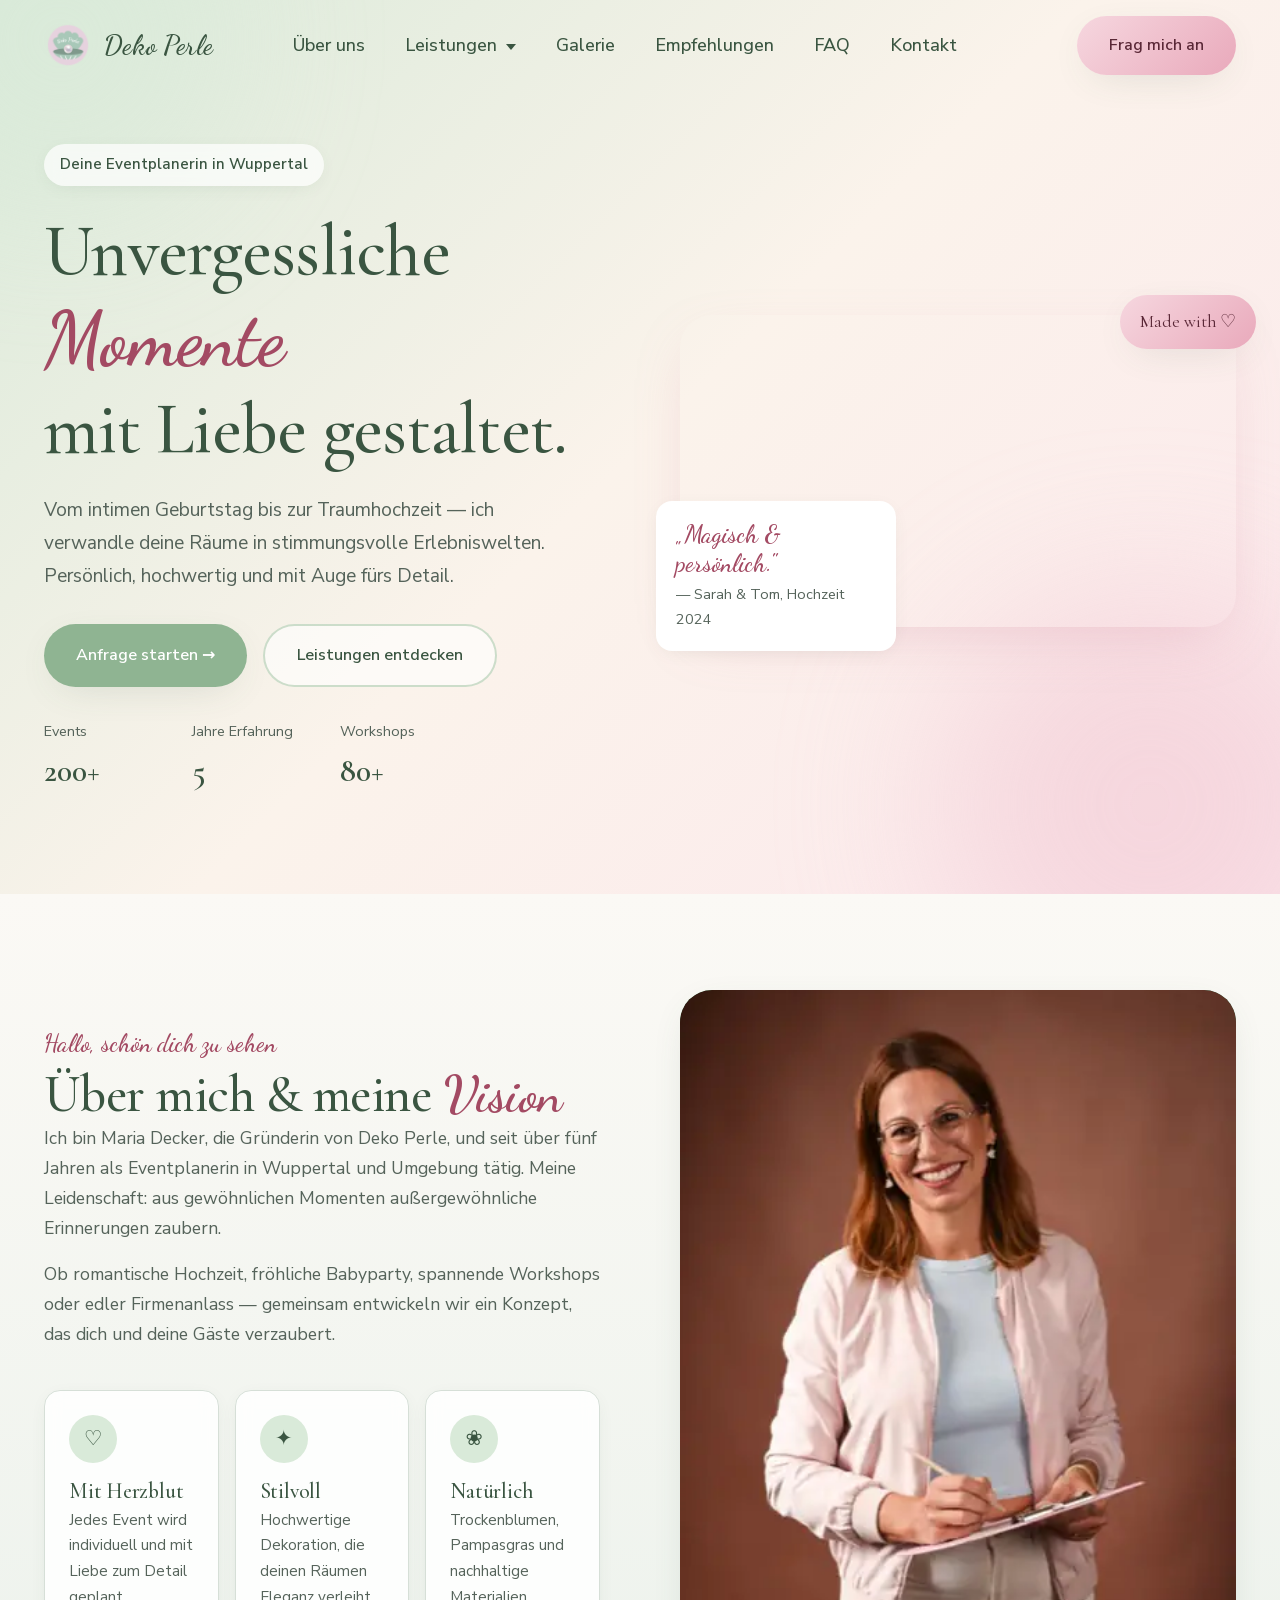
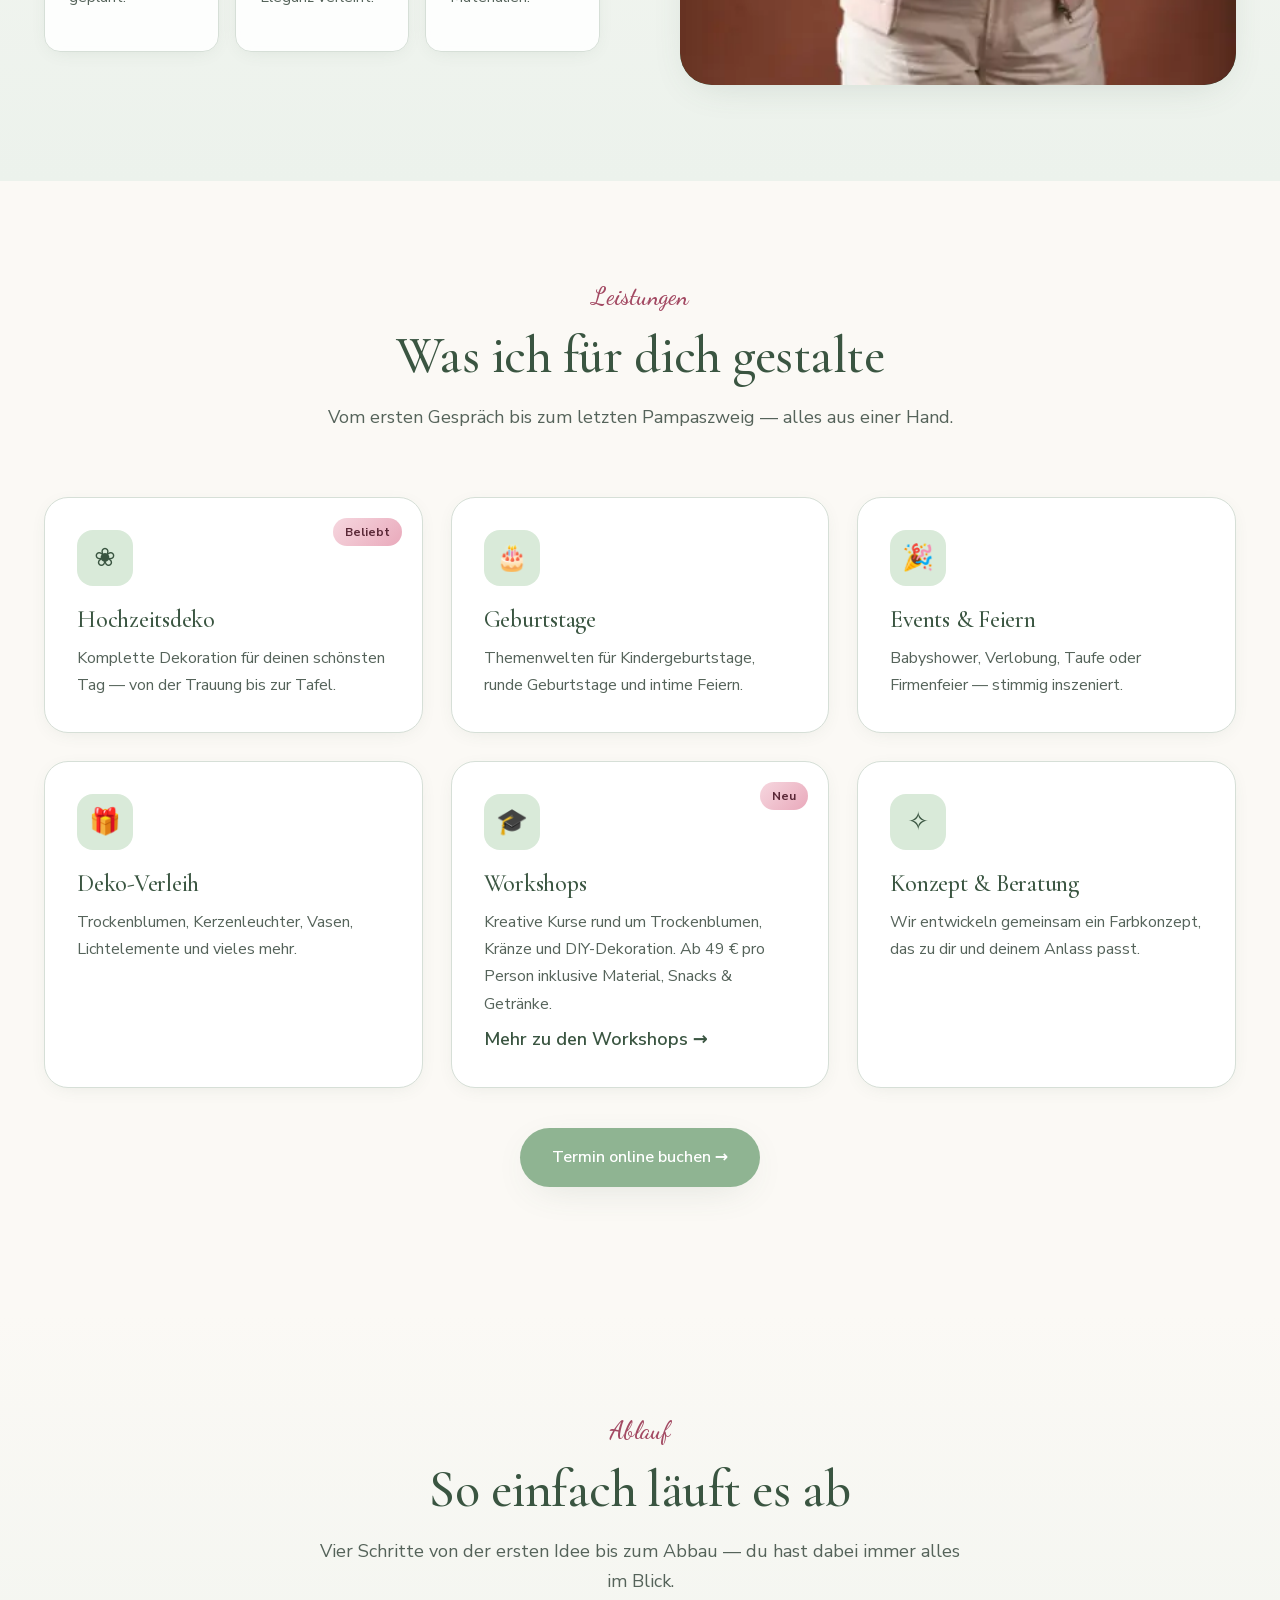
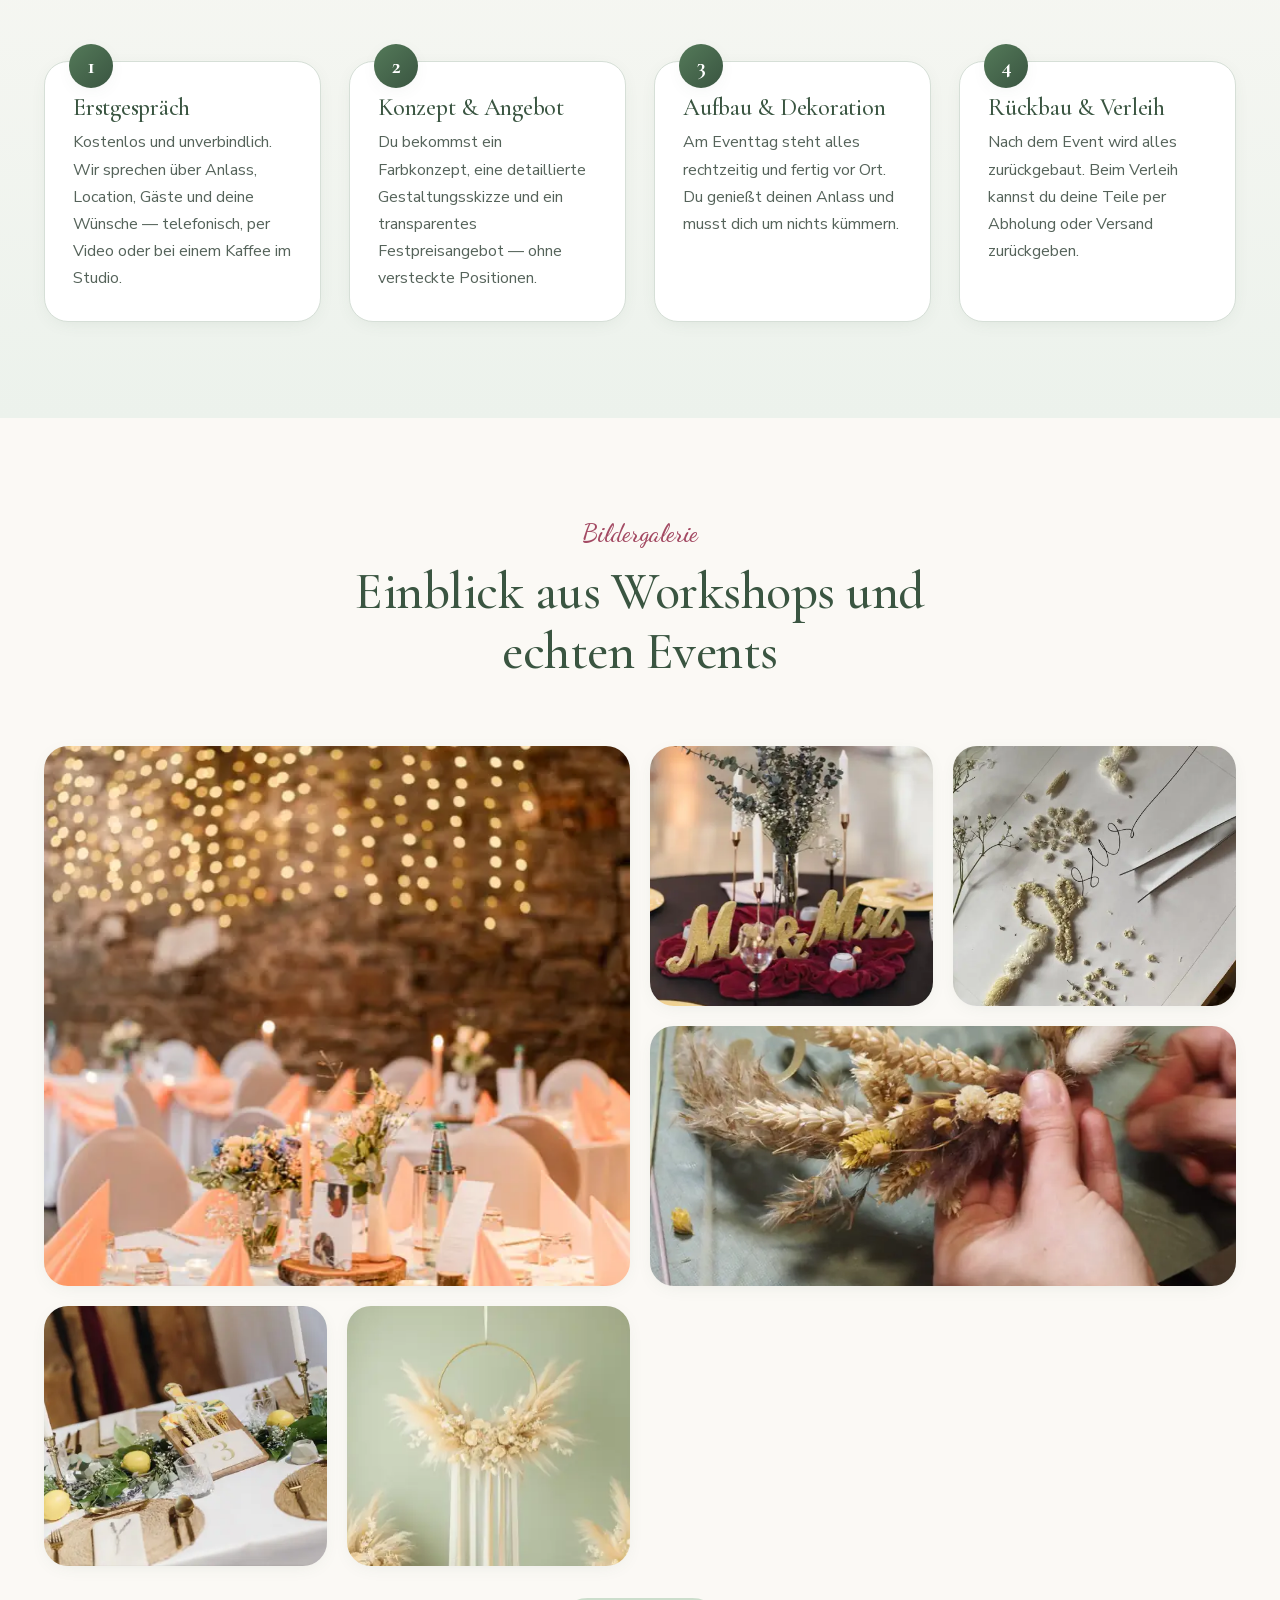
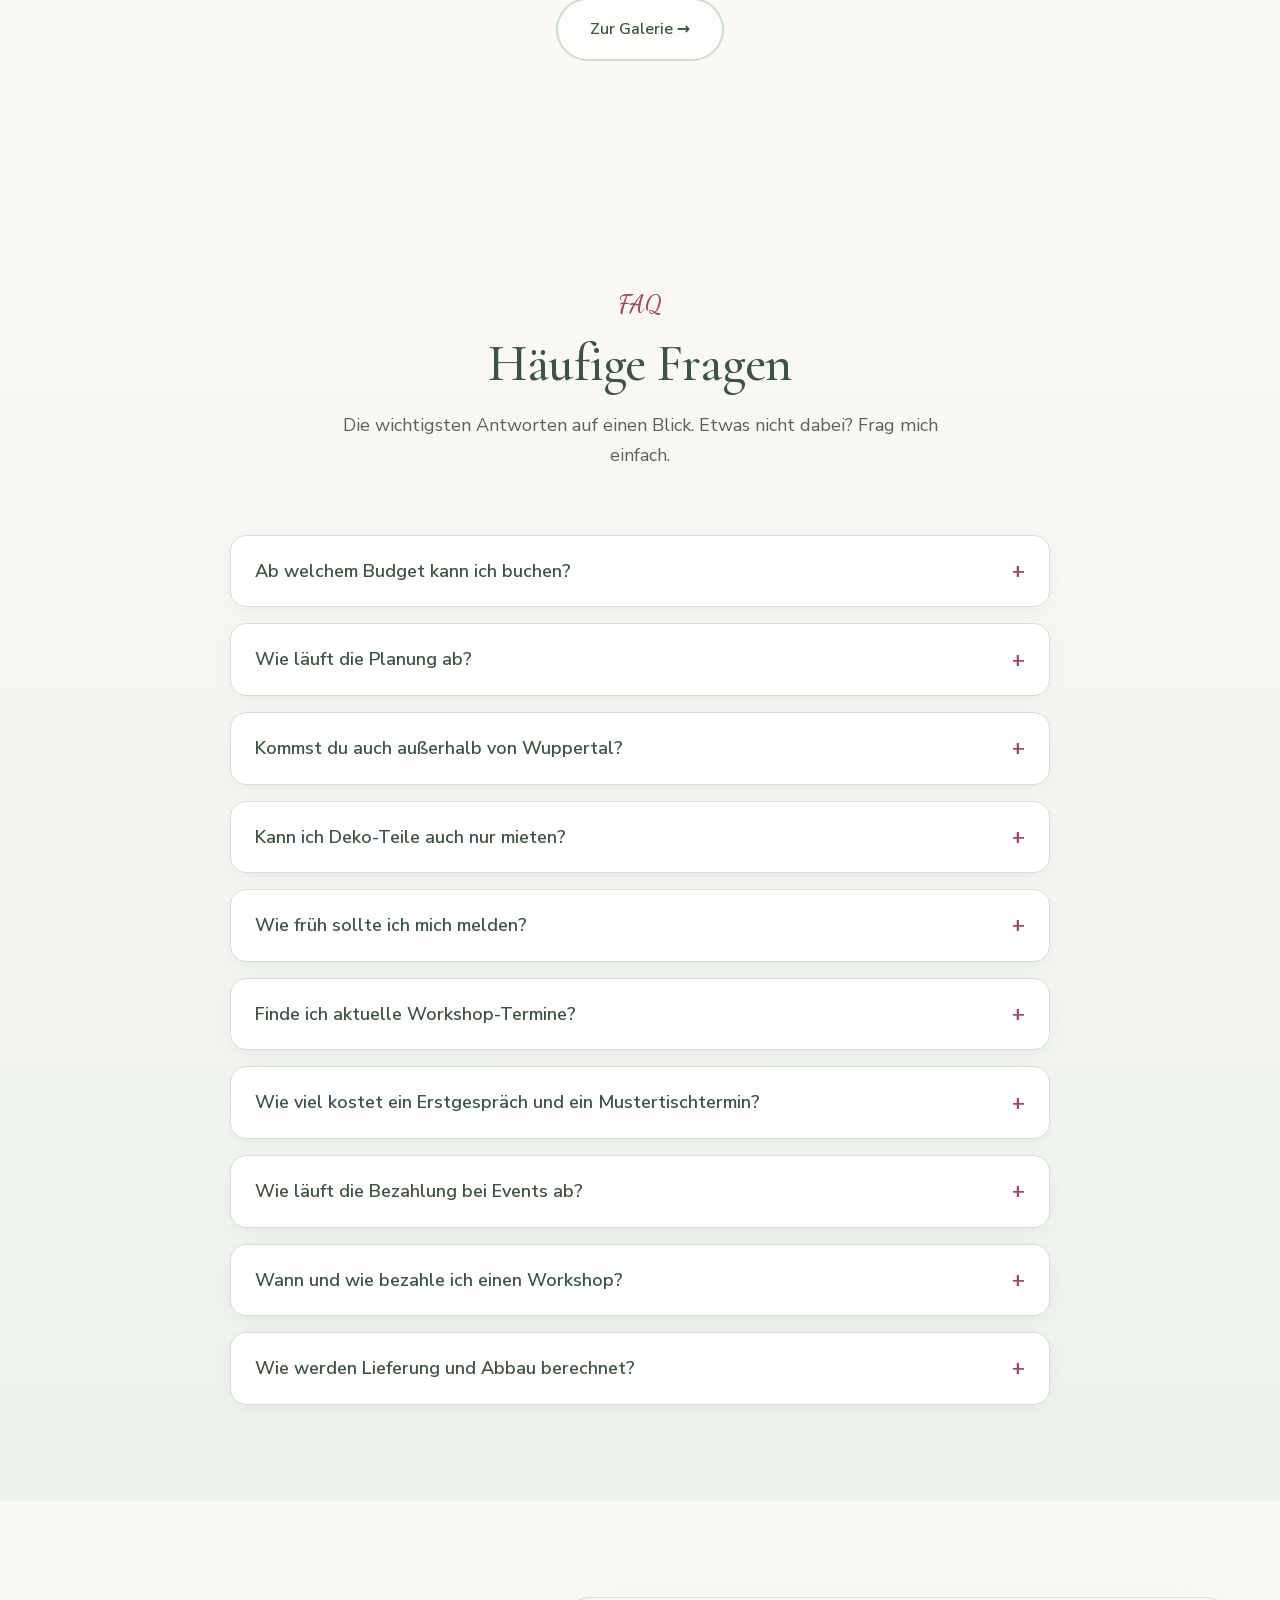
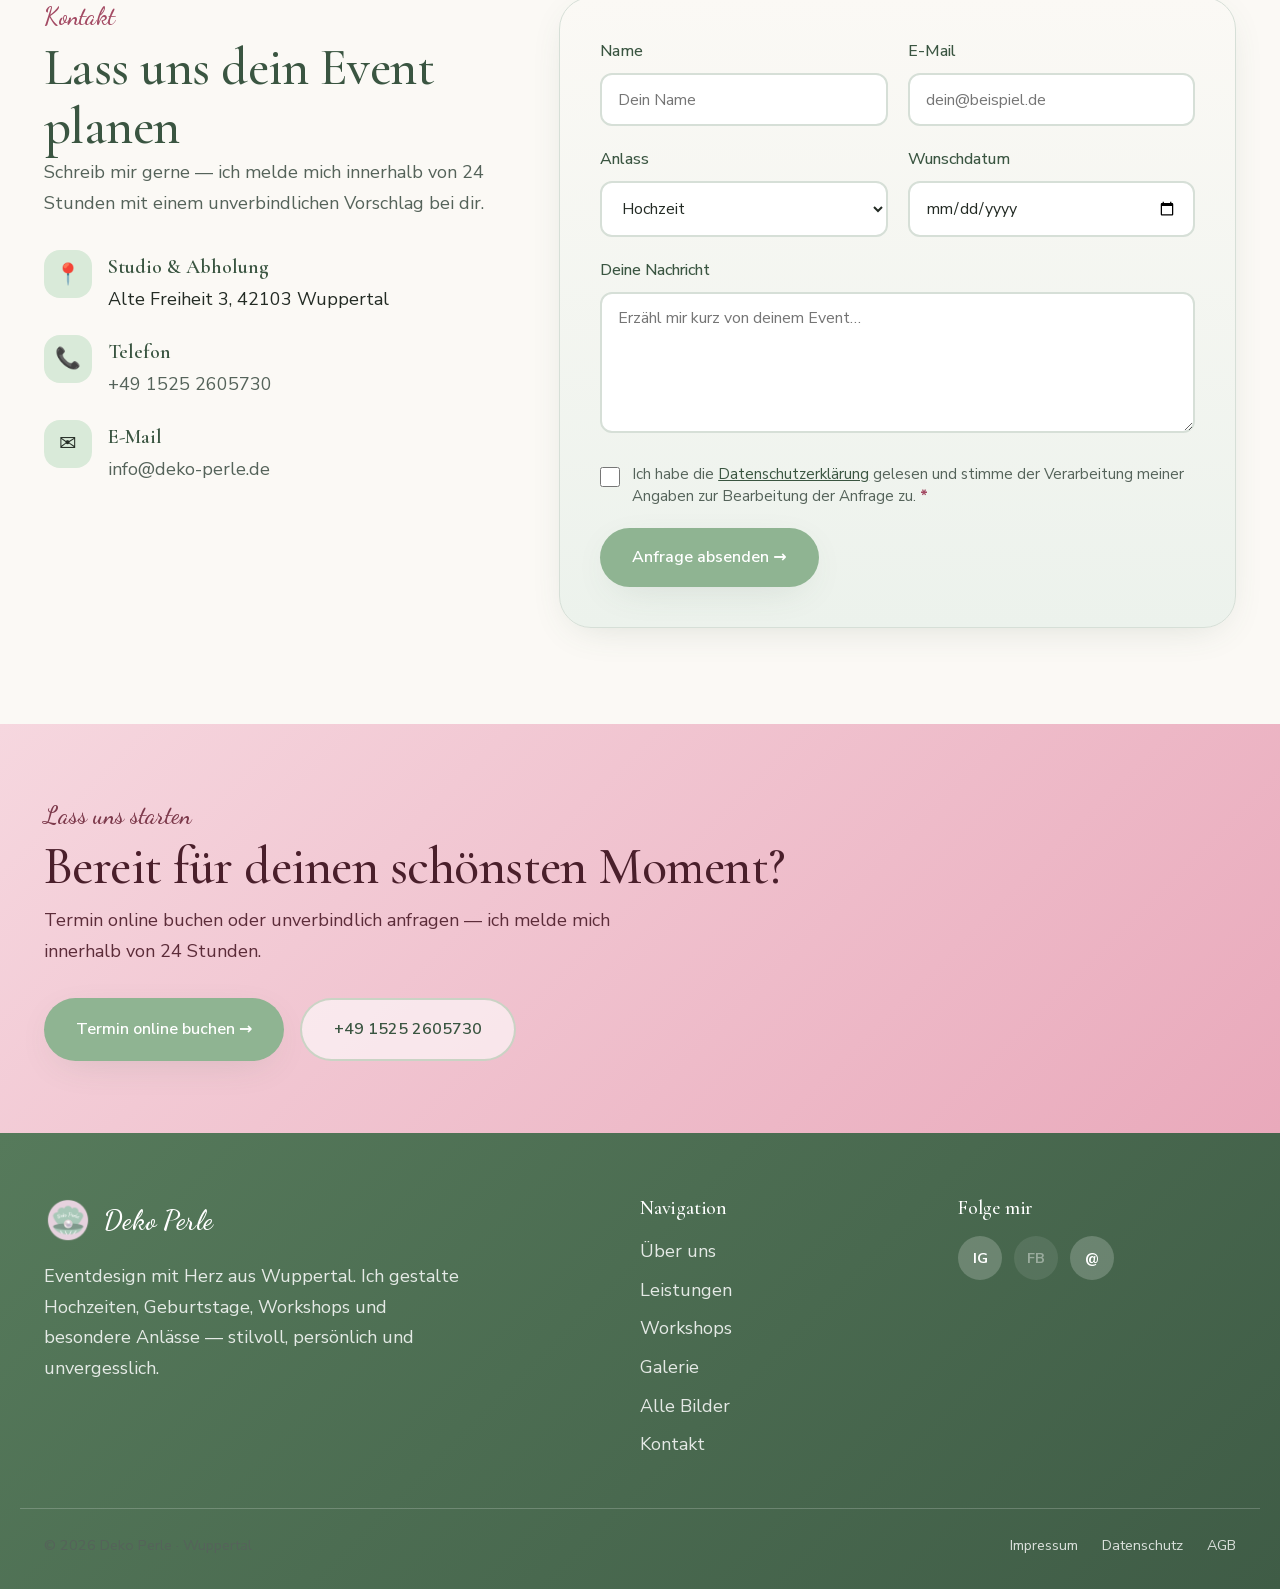
<file: index.html>
<!DOCTYPE html>
<html lang="de" class="no-js">
<head>
  <meta charset="UTF-8" />
  <meta name="viewport" content="width=device-width, initial-scale=1.0" />
  <title>Deko Perle · Eventdekoration & Verleih in Wuppertal</title>
  <meta name="description" content="Deko Perle gestaltet Hochzeiten, Geburtstage und besondere Anlässe in Wuppertal — stilvoll, persönlich und mit Trockenblumen-Liebe. Deko-Verleih und Workshops." />
  <link rel="canonical" href="https://www.deko-perle.de/" />
  <meta name="theme-color" content="#fbf9f5" />
  <meta name="author" content="Deko Perle" />

  <meta property="og:type" content="website" />
  <meta property="og:locale" content="de_DE" />
  <meta property="og:site_name" content="Deko Perle" />
  <meta property="og:title" content="Deko Perle · Eventdekoration & Verleih in Wuppertal" />
  <meta property="og:description" content="Hochzeiten, Geburtstage, Firmenevents und Workshops — stilvoll, persönlich und mit Auge fürs Detail. Aus einer Hand in Wuppertal." />
  <meta property="og:url" content="https://www.deko-perle.de/" />
  <meta property="og:image" content="https://www.deko-perle.de/assets/img/og-image.jpg" />
  <meta property="og:image:width" content="1200" />
  <meta property="og:image:height" content="630" />
  <meta property="og:image:alt" content="Pampasgras-Kranz mit Trockenblumen von Deko Perle" />
  <meta name="twitter:card" content="summary_large_image" />
  <meta name="twitter:title" content="Deko Perle · Eventdekoration & Verleih in Wuppertal" />
  <meta name="twitter:description" content="Hochzeiten, Geburtstage, Firmenevents und Workshops — aus einer Hand in Wuppertal." />
  <meta name="twitter:image" content="https://www.deko-perle.de/assets/img/og-image.jpg" />

  <link rel="icon" href="assets/img/favicon-32.png" sizes="32x32" type="image/png" />
  <link rel="icon" href="assets/logo-perle.png" sizes="48x48" type="image/png" />
  <link rel="apple-touch-icon" href="assets/img/apple-touch-icon.png" />
  <link rel="manifest" href="site.webmanifest" />

  <link rel="preload" href="assets/fonts/nunito-sans-var.woff2" as="font" type="font/woff2" crossorigin />
  <link rel="preload" href="assets/fonts/cormorant-garamond-var.woff2" as="font" type="font/woff2" crossorigin />
  <link rel="stylesheet" href="assets/fonts/fonts.css" />
  <link rel="preload" as="image" href="assets/img/hero-pampas-1400.webp" type="image/webp" fetchpriority="high" />
  <link rel="stylesheet" href="styles.css" />

  <script type="application/ld+json">
  {
    "@context": "https://schema.org",
    "@type": "ProfessionalService",
    "name": "Deko Perle",
    "description": "Eventdekoration, Deko-Verleih und Workshops in Wuppertal und Umgebung. Hochzeiten, Geburtstage, Babyshower, Firmenfeiern und Trockenblumen-Workshops.",
    "url": "https://www.deko-perle.de/",
    "logo": "https://www.deko-perle.de/assets/logo-perle.png",
    "image": "https://www.deko-perle.de/assets/img/og-image.jpg",
    "telephone": "+49 1525 2605730",
    "email": "info@deko-perle.de",
    "priceRange": "€€",
    "currenciesAccepted": "EUR",
    "founder": { "@type": "Person", "name": "Maria Decker" },
    "address": {
      "@type": "PostalAddress",
      "streetAddress": "Meininger Str. 53",
      "postalCode": "42389",
      "addressLocality": "Wuppertal",
      "addressCountry": "DE"
    },
    "areaServed": [
      { "@type": "City", "name": "Wuppertal" },
      { "@type": "AdministrativeArea", "name": "Nordrhein-Westfalen" }
    ],
    "availableLanguage": ["de"],
    "sameAs": ["https://www.instagram.com/deko_perle_/"],
    "hasOfferCatalog": {
      "@type": "OfferCatalog",
      "name": "Leistungen",
      "itemListElement": [
        { "@type": "Offer", "itemOffered": { "@type": "Service", "name": "Hochzeitsdeko" } },
        { "@type": "Offer", "itemOffered": { "@type": "Service", "name": "Geburtstags- und Babyshower-Dekoration" } },
        { "@type": "Offer", "itemOffered": { "@type": "Service", "name": "Event- und Firmendekoration" } },
        { "@type": "Offer", "itemOffered": { "@type": "Service", "name": "Deko-Verleih" } },
        { "@type": "Offer", "itemOffered": { "@type": "Service", "name": "Trockenblumen-Workshops" } },
        { "@type": "Offer", "itemOffered": { "@type": "Service", "name": "Farbkonzept & Beratung" } }
      ]
    }
  }
  </script>

  <script src="script.js" defer></script>
</head>
<body>

  <a class="skip-link" href="#main">Zum Inhalt springen</a>

  <!-- ========== NAVBAR ========== -->
  <header class="navbar" id="navbar">
    <nav class="container nav-inner" aria-label="Hauptnavigation">
      <a href="#top" class="brand" aria-label="Deko Perle Startseite">
        <img src="assets/logo-perle.png" alt="" width="48" height="48" />
        <span class="brand-name">Deko Perle</span>
      </a>

      <ul class="nav-links" id="navLinks">
        <li><a href="#ueber-uns">Über uns</a></li>
        <li class="has-sub">
          <a href="#leistungen" aria-haspopup="true" aria-expanded="false">Leistungen <span class="caret" aria-hidden="true"></span></a>
          <ul class="submenu">
            <li><a href="#hochzeiten">Hochzeiten</a></li>
            <li><a href="#geburtstage">Geburtstage</a></li>
            <li><a href="#events">Events &amp; Feiern</a></li>
            <li><a href="workshops.html">Workshops</a></li>
            <li><a href="#verleih">Deko-Verleih</a></li>
            <li><a href="#konzept">Konzept &amp; Beratung</a></li>
          </ul>
        </li>
        <li><a href="#galerie">Galerie</a></li>
        <li><a href="empfehlungen.html">Empfehlungen</a></li>
        <li><a href="#faq">FAQ</a></li>
        <li><a href="#kontakt">Kontakt</a></li>
        <li><a href="https://dekoperle.simplybook.it/v2/#book" class="btn btn-rose nav-cta-mobile" rel="noopener">Frag mich an</a></li>
      </ul>

      <a href="https://dekoperle.simplybook.it/v2/#book" class="btn btn-rose nav-cta" rel="noopener">Frag mich an</a>

      <button class="nav-toggle" id="navToggle" aria-label="Menü öffnen" aria-expanded="false" aria-controls="navLinks">
        <span></span><span></span><span></span>
      </button>
    </nav>
  </header>

<main id="main">

  <!-- ========== HERO ========== -->
  <section id="top" class="hero">
    <div class="blob blob-1" aria-hidden="true"></div>
    <div class="blob blob-2" aria-hidden="true"></div>

    <div class="container hero-grid">
      <div class="hero-text reveal">
        <span class="chip">Deine Eventplanerin in Wuppertal</span>
        <h1>
          Unvergessliche
          <span class="script accent">Momente</span>
          <span class="block">mit Liebe gestaltet.</span>
        </h1>
        <p class="lead">
          Vom intimen Geburtstag bis zur Traumhochzeit — ich verwandle deine Räume
          in stimmungsvolle Erlebniswelten. Persönlich, hochwertig und mit Auge fürs Detail.
        </p>
        <div class="btn-row">
          <a href="#kontakt" class="btn btn-primary">Anfrage starten →</a>
          <a href="#leistungen" class="btn btn-ghost">Leistungen entdecken</a>
        </div>

        <dl class="stats">
          <div><dt>Events</dt><dd>200+</dd></div>
          <div><dt>Jahre Erfahrung</dt><dd>5</dd></div>
          <div><dt>Workshops</dt><dd>80+</dd></div>
        </dl>
      </div>

      <div class="hero-media reveal">
        <div class="hero-img-wrap">
          <picture>
            <source type="image/webp"
              srcset="assets/img/hero-pampas-800.webp 800w, assets/img/hero-pampas-1400.webp 1400w"
              sizes="(min-width: 1024px) 46vw, 92vw" />
            <img src="assets/img/hero-pampas-1400.jpg"
              alt="Pampasgras-Kranz mit Trockenblumen für Hochzeitsdekoration"
              width="1400" height="787" fetchpriority="high" decoding="async" />
          </picture>
        </div>
        <div class="quote-card">
          <p class="script quote">„Magisch &amp; persönlich."</p>
          <p class="quote-author">— Sarah &amp; Tom, Hochzeit 2024</p>
        </div>
        <div class="badge-card" aria-hidden="true">Made with ♡</div>
      </div>
    </div>
  </section>

  <!-- ========== ÜBER UNS ========== -->
  <section id="ueber-uns" class="section soft">
    <div class="container about-grid">
      <div class="reveal">
        <span class="script eyebrow">Hallo, schön dich zu sehen</span>
        <h2>Über mich &amp; meine <em class="script accent">Vision</em></h2>
        <p>
          Ich bin Maria Decker, die Gründerin von Deko Perle, und seit über fünf Jahren als
          Eventplanerin in Wuppertal und Umgebung tätig. Meine Leidenschaft: aus gewöhnlichen
          Momenten außergewöhnliche Erinnerungen zaubern.
        </p>
        <p>
          Ob romantische Hochzeit, fröhliche Babyparty, spannende Workshops oder edler Firmenanlass —
          gemeinsam entwickeln wir ein Konzept, das dich und deine Gäste verzaubert.
        </p>

        <div class="values">
          <article class="value-card">
            <div class="value-icon" aria-hidden="true">♡</div>
            <h3>Mit Herzblut</h3>
            <p>Jedes Event wird individuell und mit Liebe zum Detail geplant.</p>
          </article>
          <article class="value-card">
            <div class="value-icon" aria-hidden="true">✦</div>
            <h3>Stilvoll</h3>
            <p>Hochwertige Dekoration, die deinen Räumen Eleganz verleiht.</p>
          </article>
          <article class="value-card">
            <div class="value-icon" aria-hidden="true">❀</div>
            <h3>Natürlich</h3>
            <p>Trockenblumen, Pampasgras und nachhaltige Materialien.</p>
          </article>
        </div>
      </div>

      <div class="about-visual reveal">
        <div class="about-card">
          <picture>
            <source type="image/webp"
              srcset="assets/img/portrait-maria-600.webp 600w, assets/img/portrait-maria-800.webp 800w, assets/img/portrait-maria-1400.webp 1400w"
              sizes="(min-width: 1024px) 46vw, 92vw" />
            <img src="assets/img/portrait-maria-1400.jpg" class="about-img"
              alt="Maria Decker, Inhaberin von Deko Perle"
              width="934" height="1400" loading="lazy" decoding="async" />
          </picture>
        </div>
      </div>
    </div>
  </section>

  <!-- ========== LEISTUNGEN ========== -->
  <section id="leistungen" class="section">
    <div class="container">
      <div class="section-head reveal">
        <span class="script eyebrow">Leistungen</span>
        <h2>Was ich für dich gestalte</h2>
        <p>Vom ersten Gespräch bis zum letzten Pampaszweig — alles aus einer Hand.</p>
      </div>

      <div class="services-grid">
        <article class="service-card reveal" id="hochzeiten">
          <span class="tag">Beliebt</span>
          <div class="service-icon" aria-hidden="true">❀</div>
          <h3>Hochzeitsdeko</h3>
          <p>Komplette Dekoration für deinen schönsten Tag — von der Trauung bis zur Tafel.</p>
        </article>
        <article class="service-card reveal" id="geburtstage">
          <div class="service-icon" aria-hidden="true">🎂</div>
          <h3>Geburtstage</h3>
          <p>Themenwelten für Kindergeburtstage, runde Geburtstage und intime Feiern.</p>
        </article>
        <article class="service-card reveal" id="events">
          <div class="service-icon" aria-hidden="true">🎉</div>
          <h3>Events &amp; Feiern</h3>
          <p>Babyshower, Verlobung, Taufe oder Firmenfeier — stimmig inszeniert.</p>
        </article>
        <article class="service-card reveal" id="verleih">
          <div class="service-icon" aria-hidden="true">🎁</div>
          <h3>Deko-Verleih</h3>
          <p>Trockenblumen, Kerzenleuchter, Vasen, Lichtelemente und vieles mehr.</p>
        </article>
        <article class="service-card reveal" id="workshops">
          <span class="tag">Neu</span>
          <div class="service-icon" aria-hidden="true">🎓</div>
          <h3>Workshops</h3>
          <p>Kreative Kurse rund um Trockenblumen, Kränze und DIY-Dekoration. Ab 49 € pro Person inklusive Material, Snacks &amp; Getränke.</p>
          <a class="service-link" href="workshops.html">Mehr zu den Workshops →</a>
        </article>
        <article class="service-card reveal" id="konzept">
          <div class="service-icon" aria-hidden="true">✧</div>
          <h3>Konzept &amp; Beratung</h3>
          <p>Wir entwickeln gemeinsam ein Farbkonzept, das zu dir und deinem Anlass passt.</p>
        </article>
      </div>

      <div class="btn-row reveal" style="justify-content:center; margin-top:2.5rem;">
        <a href="https://dekoperle.simplybook.it/v2/#book" class="btn btn-primary" rel="noopener">Termin online buchen →</a>
      </div>
    </div>
  </section>

  <!-- ========== ABLAUF ========== -->
  <section id="ablauf" class="section soft">
    <div class="container">
      <div class="section-head reveal">
        <span class="script eyebrow">Ablauf</span>
        <h2>So einfach läuft es ab</h2>
        <p>Vier Schritte von der ersten Idee bis zum Abbau — du hast dabei immer alles im Blick.</p>
      </div>

      <ol class="steps">
        <li class="step reveal">
          <span class="step-num" aria-hidden="true">1</span>
          <h3>Erstgespräch</h3>
          <p>Kostenlos und unverbindlich. Wir sprechen über Anlass, Location, Gäste und deine Wünsche — telefonisch, per Video oder bei einem Kaffee im Studio.</p>
        </li>
        <li class="step reveal">
          <span class="step-num" aria-hidden="true">2</span>
          <h3>Konzept &amp; Angebot</h3>
          <p>Du bekommst ein Farbkonzept, eine detaillierte Gestaltungsskizze und ein transparentes Festpreisangebot — ohne versteckte Positionen.</p>
        </li>
        <li class="step reveal">
          <span class="step-num" aria-hidden="true">3</span>
          <h3>Aufbau &amp; Dekoration</h3>
          <p>Am Eventtag steht alles rechtzeitig und fertig vor Ort. Du genießt deinen Anlass und musst dich um nichts kümmern.</p>
        </li>
        <li class="step reveal">
          <span class="step-num" aria-hidden="true">4</span>
          <h3>Rückbau &amp; Verleih</h3>
          <p>Nach dem Event wird alles zurückgebaut. Beim Verleih kannst du deine Teile per Abholung oder Versand zurückgeben.</p>
        </li>
      </ol>
    </div>
  </section>

  <!-- ========== GALERIE ========== -->
  <section id="galerie" class="section">
    <div class="container">
      <div class="section-head reveal">
        <span class="script eyebrow">Bildergalerie</span>
        <h2>Einblick aus Workshops und echten Events</h2>
      </div>

      <div class="gallery">
        <figure class="g-item g-large">
          <picture>
            <source type="image/webp" srcset="assets/img/index-hochzeitstafel-pink-600.webp 600w, assets/img/index-hochzeitstafel-pink-800.webp 800w, assets/img/index-hochzeitstafel-pink-1400.webp 1400w" sizes="(min-width: 768px) 50vw, 100vw" />
            <img src="assets/img/index-hochzeitstafel-pink-1400.jpg" alt="Festlich gedeckte Hochzeitstafel mit Kerzen und Blumen im pinken Stil" width="933" height="1400" loading="lazy" decoding="async" />
          </picture>
          <figcaption>Hübsch gedeckte Hochzeitsdeko im pinken Stil</figcaption>
        </figure>
        <figure class="g-item">
          <picture>
            <source type="image/webp" srcset="assets/img/index-deko-nach-stil-600.webp 600w, assets/img/index-deko-nach-stil-800.webp 800w, assets/img/index-deko-nach-stil-1400.webp 1400w" sizes="(min-width: 768px) 25vw, 50vw" />
            <img src="assets/img/index-deko-nach-stil-1400.jpg" alt="Hochzeitsdeko im individuellen Stil des Paares" width="932" height="1400" loading="lazy" decoding="async" />
          </picture>
          <figcaption>Individuelle Gestaltung bei jedem Event</figcaption>
        </figure>
        <figure class="g-item">
          <picture>
            <source type="image/webp" srcset="assets/img/index-trockengemaelde-600.webp 600w, assets/img/index-trockengemaelde-800.webp 800w, assets/img/index-trockengemaelde-1400.webp 1400w" sizes="(min-width: 768px) 25vw, 50vw" />
            <img src="assets/img/index-trockengemaelde-1400.jpg" alt="Selbstgestaltetes Trockengemälde auf Leinwand" width="1400" height="1050" loading="lazy" decoding="async" />
          </picture>
          <figcaption>Selbstgemachte Trockengemälde — deiner Kreativität freien Lauf</figcaption>
        </figure>
        <figure class="g-item g-wide">
          <picture>
            <source type="image/webp" srcset="assets/img/index-workshop-trockenblumen-600.webp 600w, assets/img/index-workshop-trockenblumen-800.webp 800w, assets/img/index-workshop-trockenblumen-1400.webp 1400w" sizes="(min-width: 768px) 50vw, 100vw" />
            <img src="assets/img/index-workshop-trockenblumen-1400.jpg" alt="Trockenblumensträuße werden im Workshop von Hand gebunden" width="1400" height="1050" loading="lazy" decoding="async" />
          </picture>
          <figcaption>Trockenblumen-Workshop</figcaption>
        </figure>
        <figure class="g-item">
          <picture>
            <source type="image/webp" srcset="assets/img/index-love-buchstaben-600.webp 600w, assets/img/index-love-buchstaben-800.webp 800w, assets/img/index-love-buchstaben-1400.webp 1400w" sizes="(min-width: 768px) 25vw, 50vw" />
            <img src="assets/img/index-love-buchstaben-1400.jpg" alt="Beleuchtete LOVE-Buchstaben als Hochzeitskulisse" width="1400" height="933" loading="lazy" decoding="async" />
          </picture>
          <figcaption>Romantische Hochzeitskulisse</figcaption>
        </figure>
        <figure class="g-item">
          <picture>
            <source type="image/webp" srcset="assets/img/hero-pampas-600.webp 600w, assets/img/hero-pampas-800.webp 800w, assets/img/hero-pampas-1400.webp 1400w" sizes="(min-width: 768px) 25vw, 50vw" />
            <img src="assets/img/hero-pampas-1400.jpg" alt="Pampasgras-Kranz im goldenen Ring" width="1400" height="787" loading="lazy" decoding="async" />
          </picture>
          <figcaption>Pampas-Kranz</figcaption>
        </figure>
      </div>

      <div class="btn-row reveal" style="justify-content:center; margin-top:2rem;">
        <a href="galerie/index.html" class="btn btn-ghost">Zur Galerie →</a>
      </div>
    </div>
  </section>

  <!-- ========== FAQ ========== -->
  <section id="faq" class="section soft">
    <div class="container">
      <div class="section-head reveal">
        <span class="script eyebrow">FAQ</span>
        <h2>Häufige Fragen</h2>
        <p>Die wichtigsten Antworten auf einen Blick. Etwas nicht dabei? Frag mich einfach.</p>
      </div>

      <div class="faq-list">
        <details class="faq-item reveal">
          <summary>Ab welchem Budget kann ich buchen?</summary>
          <div class="faq-body">
            <p>Das hängt von Umfang, Materialien und Location ab. Im kostenlosen Erstgespräch sortiere ich schnell heraus, was zu deinem Budget passt — danach bekommst du ein transparentes Festpreisangebot ohne versteckte Positionen.</p>
          </div>
        </details>
        <details class="faq-item reveal">
          <summary>Wie läuft die Planung ab?</summary>
          <div class="faq-body">
            <p>In vier Schritten: Erstgespräch, Konzept und Angebot, Aufbau am Eventtag, Rückbau. Die Details findest du oben unter <a href="#ablauf">Ablauf</a>.</p>
          </div>
        </details>
        <details class="faq-item reveal">
          <summary>Kommst du auch außerhalb von Wuppertal?</summary>
          <div class="faq-body">
            <p>Ja, ich bin im ganzen Umland von Wuppertal unterwegs. Sag mir im Erstgespräch einfach, wo gefeiert wird — wir finden eine Lösung, die zu dir und zu deinem Budget passt.</p>
          </div>
        </details>
        <details class="faq-item reveal">
          <summary>Kann ich Deko-Teile auch nur mieten?</summary>
          <div class="faq-body">
            <p>Ja. Trockenblumen, Kerzenleuchter, Vasen und Lichtelemente gibt es auch im Verleih. Rückgabe per Abholung oder Versand ist möglich. Mehr Infos unter <a href="#leistungen">Deko-Verleih</a>.</p>
          </div>
        </details>
        <details class="faq-item reveal">
          <summary>Wie früh sollte ich mich melden?</summary>
          <div class="faq-body">
            <p>Für Hochzeiten empfehle ich die ersten Gespräche mehrere Monate im Voraus, weil die Samstage in der Saison schnell vergeben sind. Für Workshops empfehle ich ebenfalls eine frühzeitige Anmeldung.</p>
          </div>
        </details>
        <details class="faq-item reveal">
          <summary>Finde ich aktuelle Workshop-Termine?</summary>
          <div class="faq-body">
            <p>Ja, über meine Buchungsseite kannst du dir die kommenden Workshops direkt online ansehen und buchen. <a href="https://dekoperle.simplybook.it/v2/#book" rel="noopener">Zu den Workshop-Terminen →</a></p>
            <p style="margin-top:.75rem;">Alles zu Ablauf, Preisen und Materialien findest du auf der <a href="workshops.html">Workshop-Seite</a>.</p>
          </div>
        </details>
        <details class="faq-item reveal">
          <summary>Wie viel kostet ein Erstgespräch und ein Mustertischtermin?</summary>
          <div class="faq-body">
            <p>Das erste Gespräch von 30 Minuten zum Austausch ist kostenlos. Anschließend wird für ein Angebot bzw. einen Termin für einen Mustertisch eine Gebühr von 50,00 € berechnet — dafür gehören Moodboard, Recherchen und die vorherige Besichtigung des Ortes (Location) dazu.</p>
          </div>
        </details>
        <details class="faq-item reveal">
          <summary>Wie läuft die Bezahlung bei Events ab?</summary>
          <div class="faq-body">
            <p>Bei größeren Events wie Hochzeiten, JGA, Jubiläen, Firmenevents oder Geburtstagen wird nach Vertragsabschluss eine Anzahlung von 30 % fällig. Der Restbetrag ist nach Erhalt der Rechnung binnen 7 Tagen zu zahlen. Zahlung per Überweisung, PayPal oder Bar.</p>
          </div>
        </details>
        <details class="faq-item reveal">
          <summary>Wann und wie bezahle ich einen Workshop?</summary>
          <div class="faq-body">
            <p>Der Betrag wird 7 – 14 Tage vor dem Termin fällig. Solltest du verhindert sein zu kommen, holen wir den Termin nach — eine Auszahlung ist nicht möglich, sofern nichts anderes abgesprochen ist.</p>
          </div>
        </details>
        <details class="faq-item reveal">
          <summary>Wie werden Lieferung und Abbau berechnet?</summary>
          <div class="faq-body">
            <p>Die Lieferung wird mit 0,50 € pro gefahrenem km berechnet. Bei Events kommen 35,00 € pro Stunde Aufwand sowie eine Streckengebühr von 30,00 € im Umkreis von 15 km dazu. Den Abbau bieten wir gestaffelt ab 149,00 € an (bis 40 Personen: 149,00 €, bis 60: 179,00 €, bis 80: 209,00 €, bis 100: 239,00 €, ab 101: 249,00 €). Details findest du in den <a href="agb.html">AGB</a>.</p>
          </div>
        </details>
      </div>
    </div>
  </section>

  <!-- ========== KONTAKT ========== -->
  <section id="kontakt" class="section">
    <div class="container contact-grid">
      <div class="reveal">
        <span class="script eyebrow">Kontakt</span>
        <h2>Lass uns dein Event planen</h2>
        <p class="lead">
          Schreib mir gerne — ich melde mich innerhalb von 24 Stunden mit einem
          unverbindlichen Vorschlag bei dir.
        </p>
        <ul class="contact-info">
          <li>
            <span class="ci-icon" aria-hidden="true">📍</span>
            <div><strong>Studio &amp; Abholung</strong><br />Alte Freiheit 3, 42103 Wuppertal</div>
          </li>
          <li>
            <span class="ci-icon" aria-hidden="true">📞</span>
            <div><strong>Telefon</strong><br /><a href="tel:+4915252605730">+49 1525 2605730</a></div>
          </li>
          <li>
            <span class="ci-icon" aria-hidden="true">✉️</span>
            <div><strong>E-Mail</strong><br /><a href="mailto:info@deko-perle.de">info@deko-perle.de</a></div>
          </li>
        </ul>
        </div>

      <form class="contact-form reveal" id="contactForm" action="https://formspree.io/f/xnpanqaw" method="POST" novalidate>
        <div class="form-row">
          <div class="form-group">
            <label for="name">Name</label>
            <input id="name" name="name" type="text" required autocomplete="name" placeholder="Dein Name" />
          </div>
          <div class="form-group">
            <label for="email">E-Mail</label>
            <input id="email" name="email" type="email" required autocomplete="email" placeholder="dein@beispiel.de" />
          </div>
        </div>
        <div class="form-row">
          <div class="form-group">
            <label for="event">Anlass</label>
            <select id="event" name="event">
              <option>Hochzeit</option>
              <option>Geburtstag</option>
              <option>Babyshower</option>
              <option>Deko-Verleih</option>
              <option>Firmenfeier</option>
              <option>Workshop</option>
              <option>Sonstiges</option>
            </select>
          </div>
          <div class="form-group">
            <label for="date">Wunschdatum</label>
            <input id="date" name="date" type="date" />
          </div>
        </div>
        <div class="form-group">
          <label for="message">Deine Nachricht</label>
          <textarea id="message" name="message" rows="5" required placeholder="Erzähl mir kurz von deinem Event…"></textarea>
        </div>

        <div class="check-row">
          <input id="privacy" name="privacy" type="checkbox" required />
          <label for="privacy">Ich habe die <a href="datenschutz.html">Datenschutzerklärung</a> gelesen und stimme der Verarbeitung meiner Angaben zur Bearbeitung der Anfrage zu. <span class="req">*</span></label>
        </div>

        <p class="hp" aria-hidden="true">
          <label for="gotcha">Bitte nicht ausfüllen</label>
          <input id="gotcha" name="_gotcha" type="text" tabindex="-1" autocomplete="off" />
        </p>

        <button type="submit" class="btn btn-primary" id="submitBtn">Anfrage absenden →</button>
        <p class="form-success" id="formSuccess" role="status" hidden>✓ Vielen Dank! Deine Nachricht ist unterwegs.</p>
        <p class="form-error" id="formError" role="alert" hidden>Da ist etwas schiefgelaufen. Bitte schreib mir direkt an <a href="mailto:info@deko-perle.de">info@deko-perle.de</a> oder ruf mich an.</p>
      </form>
    </div>
  </section>

  <!-- ========== CTA BAND ========== -->
  <section class="cta-band">
    <div class="container cta-band-inner reveal">
      <div>
        <span class="script eyebrow">Lass uns starten</span>
        <h2>Bereit für deinen schönsten Moment?</h2>
        <p>Termin online buchen oder unverbindlich anfragen — ich melde mich innerhalb von 24 Stunden.</p>
      </div>
      <div class="btn-row" style="margin:0;">
        <a href="https://dekoperle.simplybook.it/v2/#book" class="btn btn-primary" rel="noopener">Termin online buchen →</a>
        <a href="tel:+4915252605730" class="btn btn-ghost">+49 1525 2605730</a>
      </div>
    </div>
  </section>

</main>

  <!-- ========== FOOTER ========== -->
  <footer class="footer">
    <div class="container footer-grid">
      <div class="footer-brand">
        <div class="brand">
          <img src="assets/logo-perle.png" alt="" width="48" height="48" />
          <span class="brand-name light">Deko Perle</span>
        </div>
        <p>Eventdesign mit Herz aus Wuppertal. Ich gestalte Hochzeiten, Geburtstage, Workshops und besondere Anlässe — stilvoll, persönlich und unvergesslich.</p>
      </div>
      <div>
        <h3>Navigation</h3>
        <ul class="footer-links">
          <li><a href="#ueber-uns">Über uns</a></li>
          <li><a href="#leistungen">Leistungen</a></li>
          <li><a href="workshops.html">Workshops</a></li>
          <li><a href="#galerie">Galerie</a></li>
          <li><a href="galerie/index.html">Alle Bilder</a></li>
          <li><a href="#kontakt">Kontakt</a></li>
        </ul>
      </div>
      <div>
        <h3>Folge mir</h3>
        <div class="socials">
          <a href="https://www.instagram.com/deko_perle_/" aria-label="Deko Perle auf Instagram" rel="noopener">IG</a>
          <!-- TODO: Facebook-URL von Maria Decker eintragen. Der bisherige Link zeigte
               auf ein Konto mit dem alten Nachnamen im Namen und ist nicht mehr gültig.
               href erst setzen, wenn die Seite existiert. -->
          <a class="todo" aria-disabled="true" title="Facebook-Link wird noch ergänzt">FB</a>
          <a href="mailto:info@deko-perle.de" aria-label="E-Mail an Deko Perle">@</a>
        </div>
      </div>
    </div>
    <div class="container footer-bottom">
      <p>© <span id="year">2026</span> Deko Perle · Wuppertal</p>
      <ul>
        <li><a href="impressum.html">Impressum</a></li>
        <li><a href="datenschutz.html">Datenschutz</a></li>
        <li><a href="agb.html">AGB</a></li>
      </ul>
    </div>
  </footer>

</body>
</html>
</file>
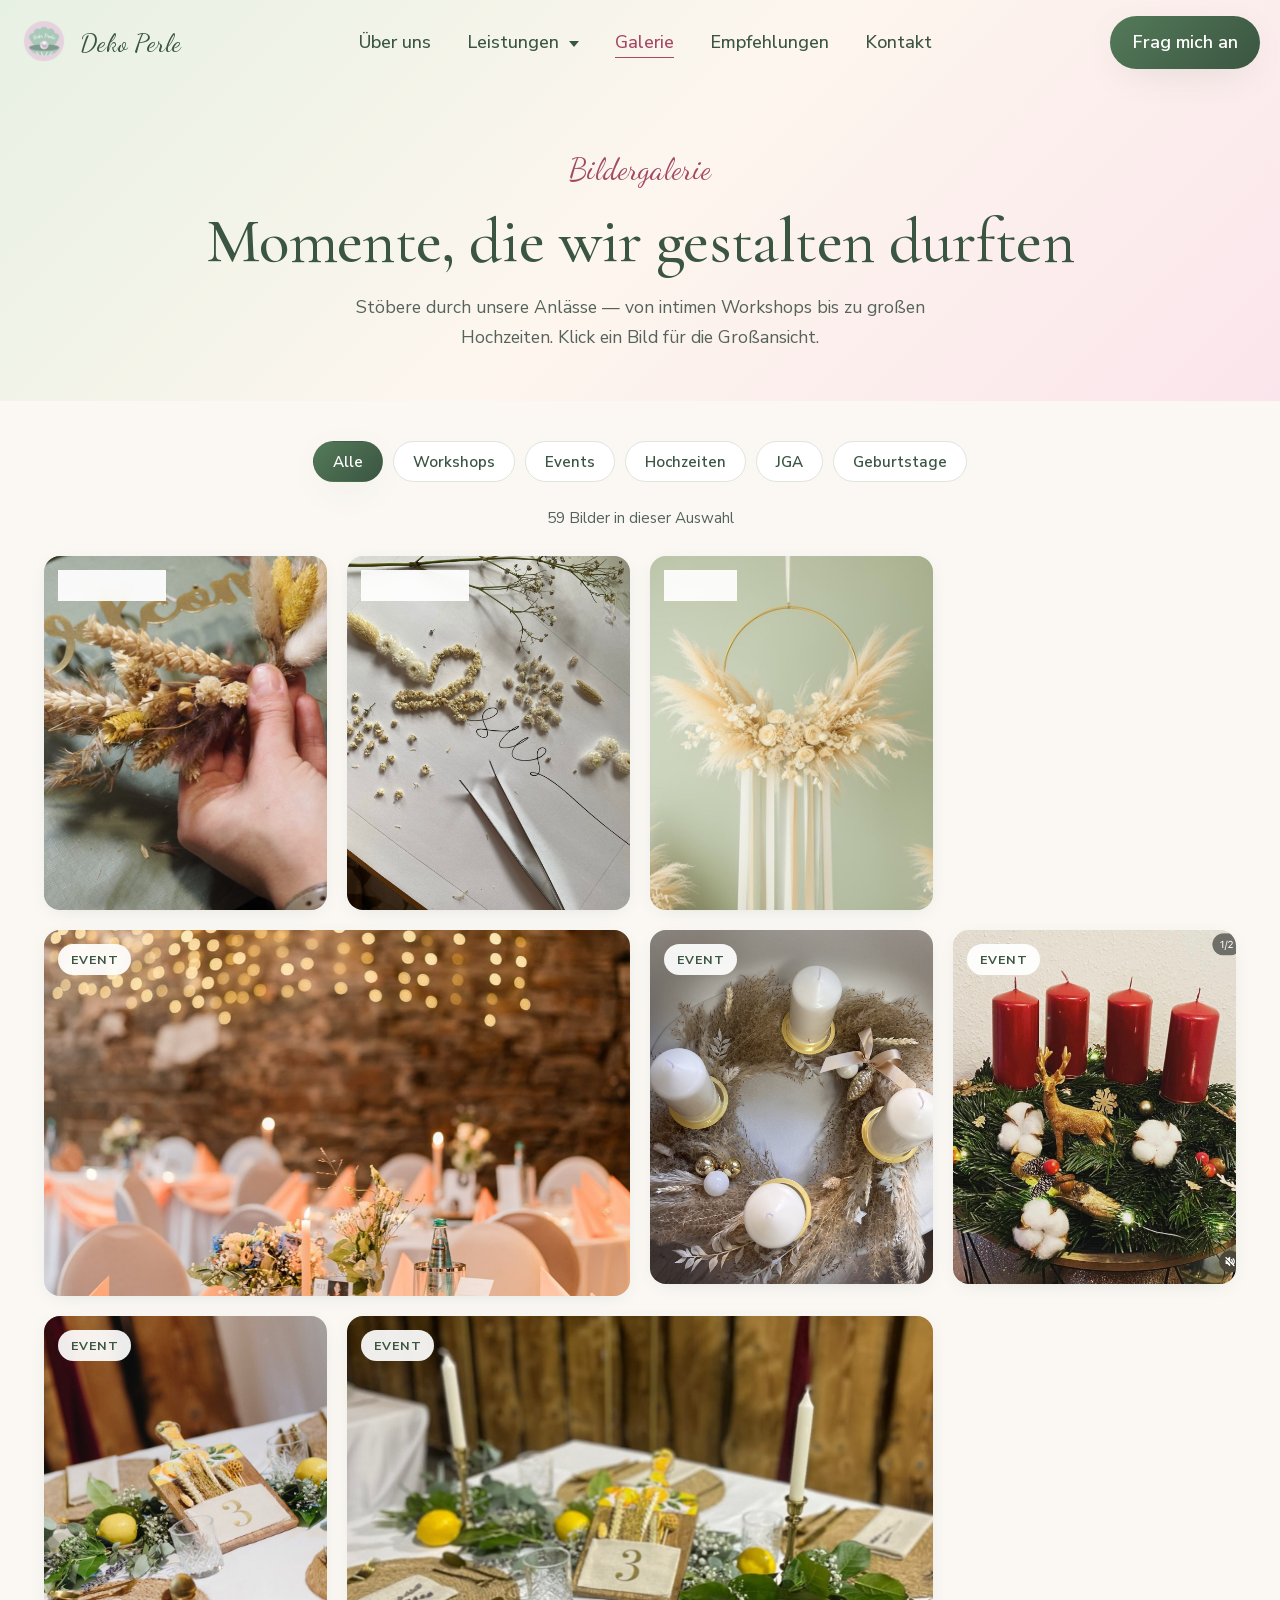
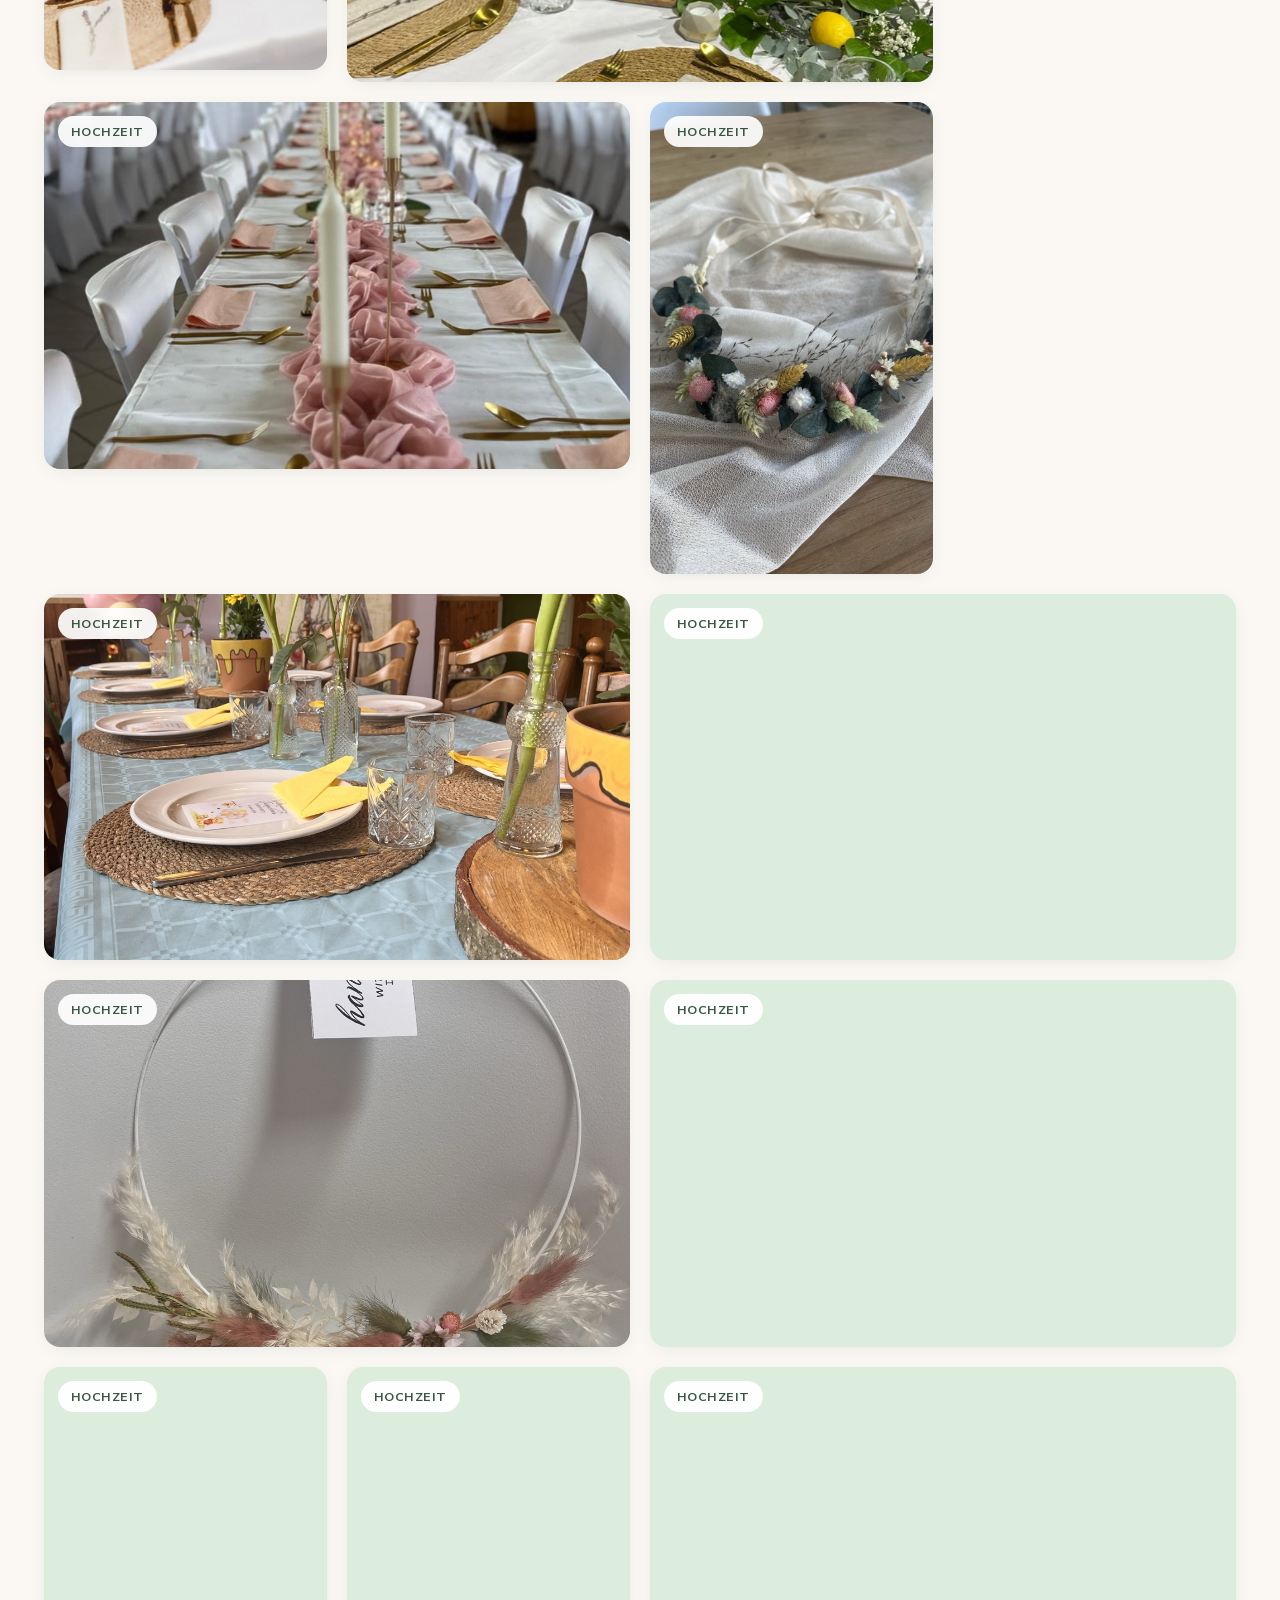
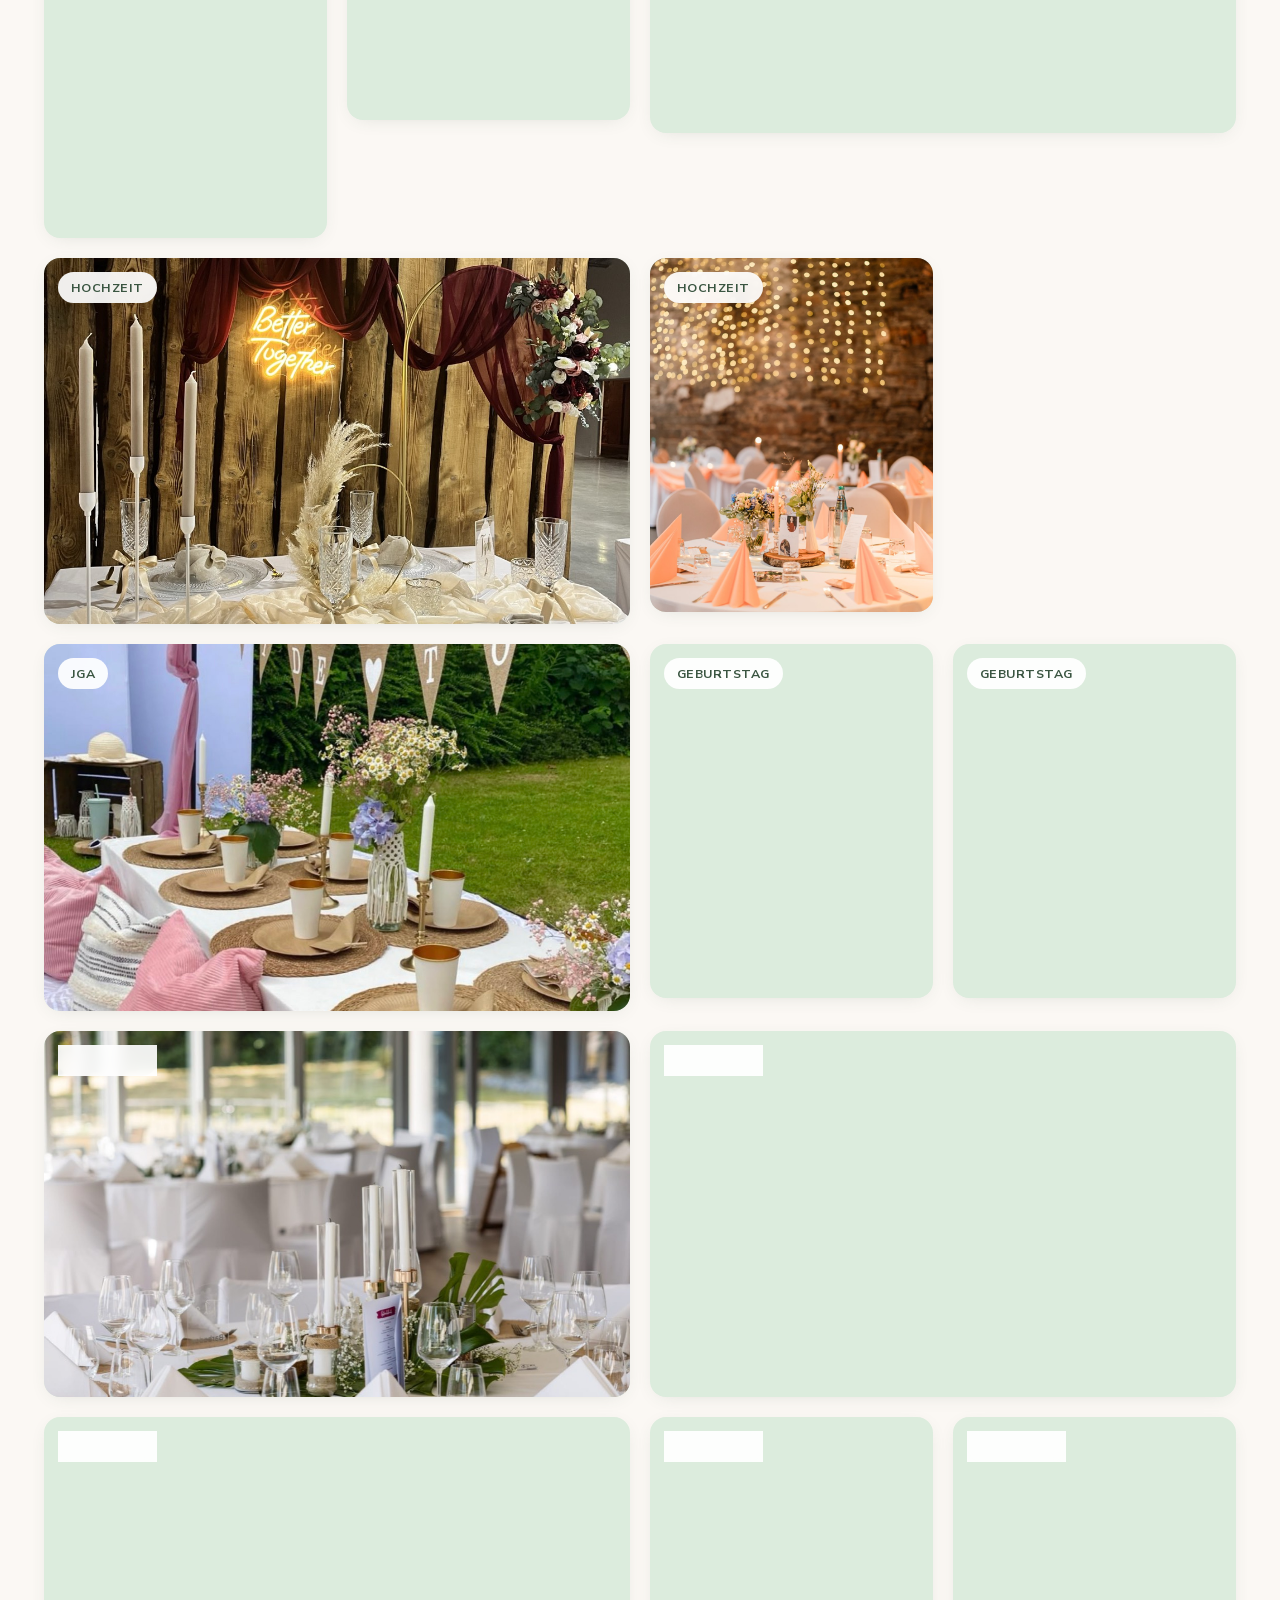
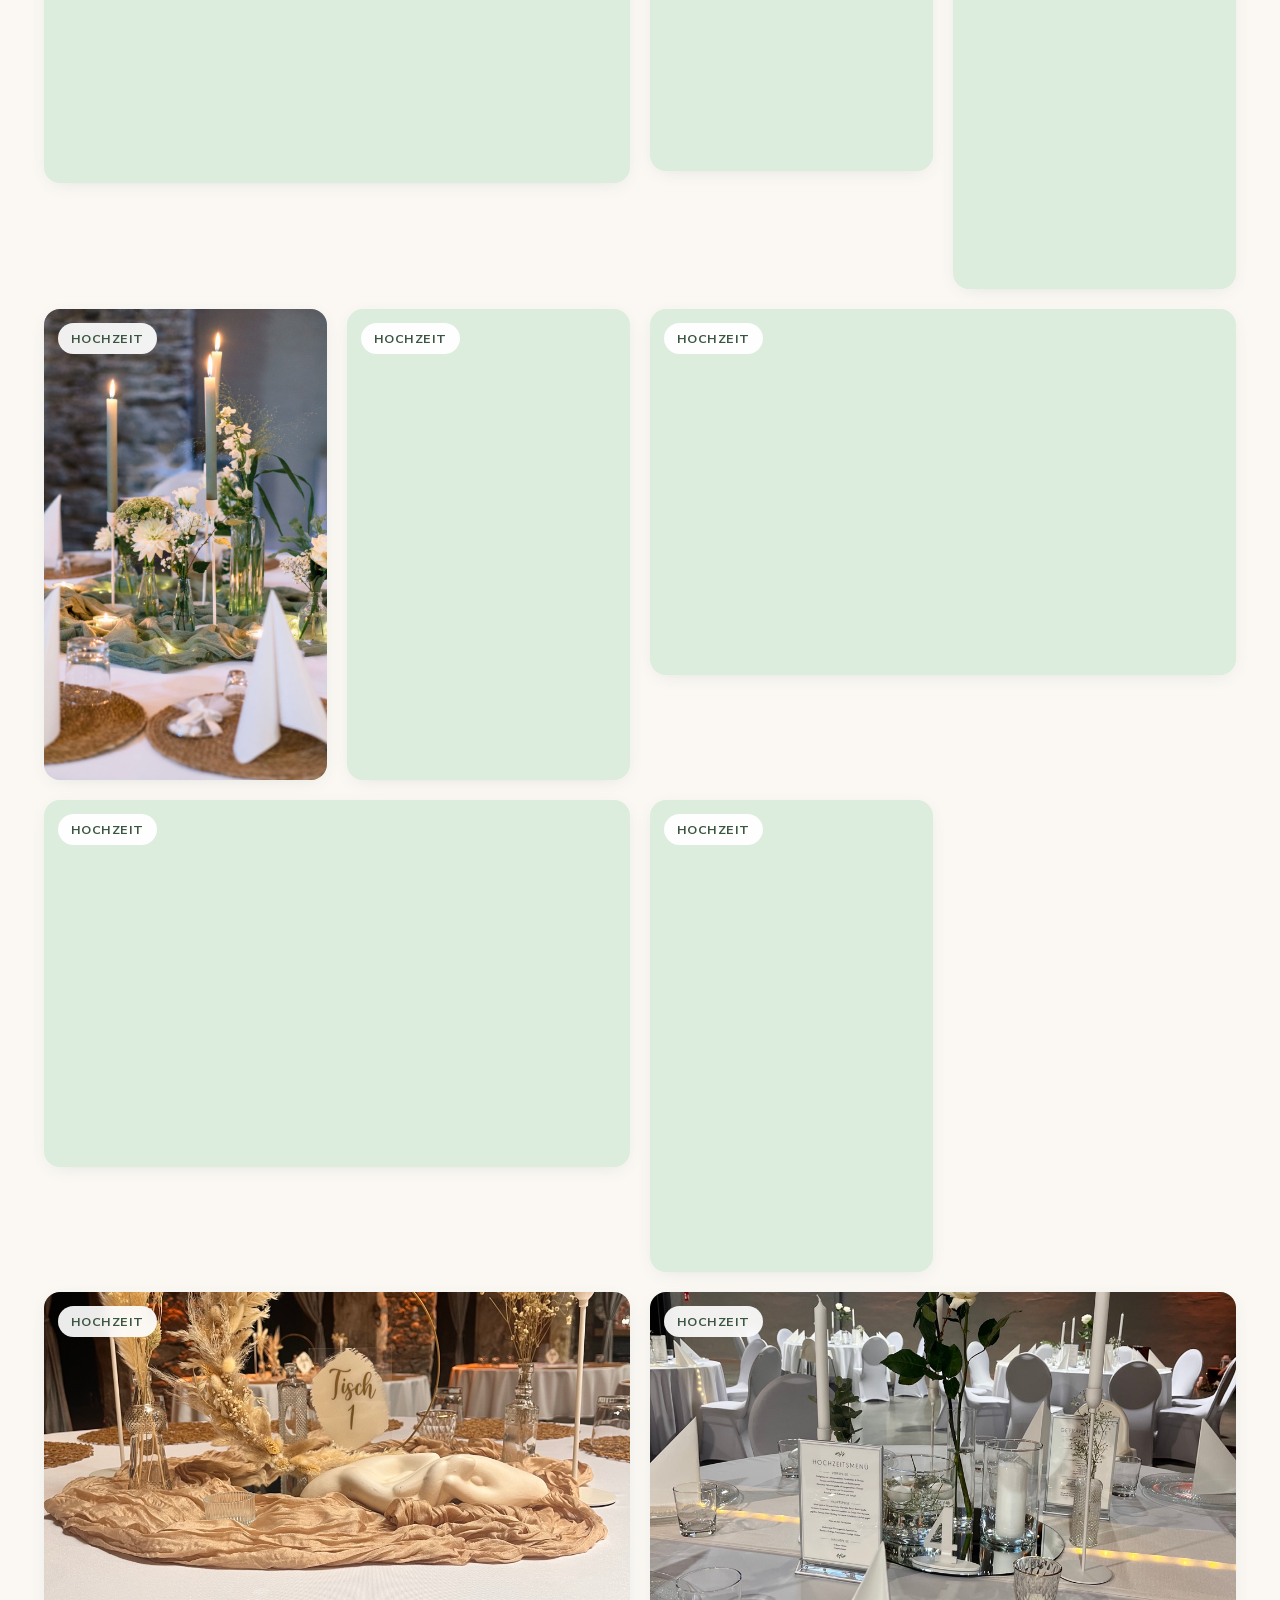
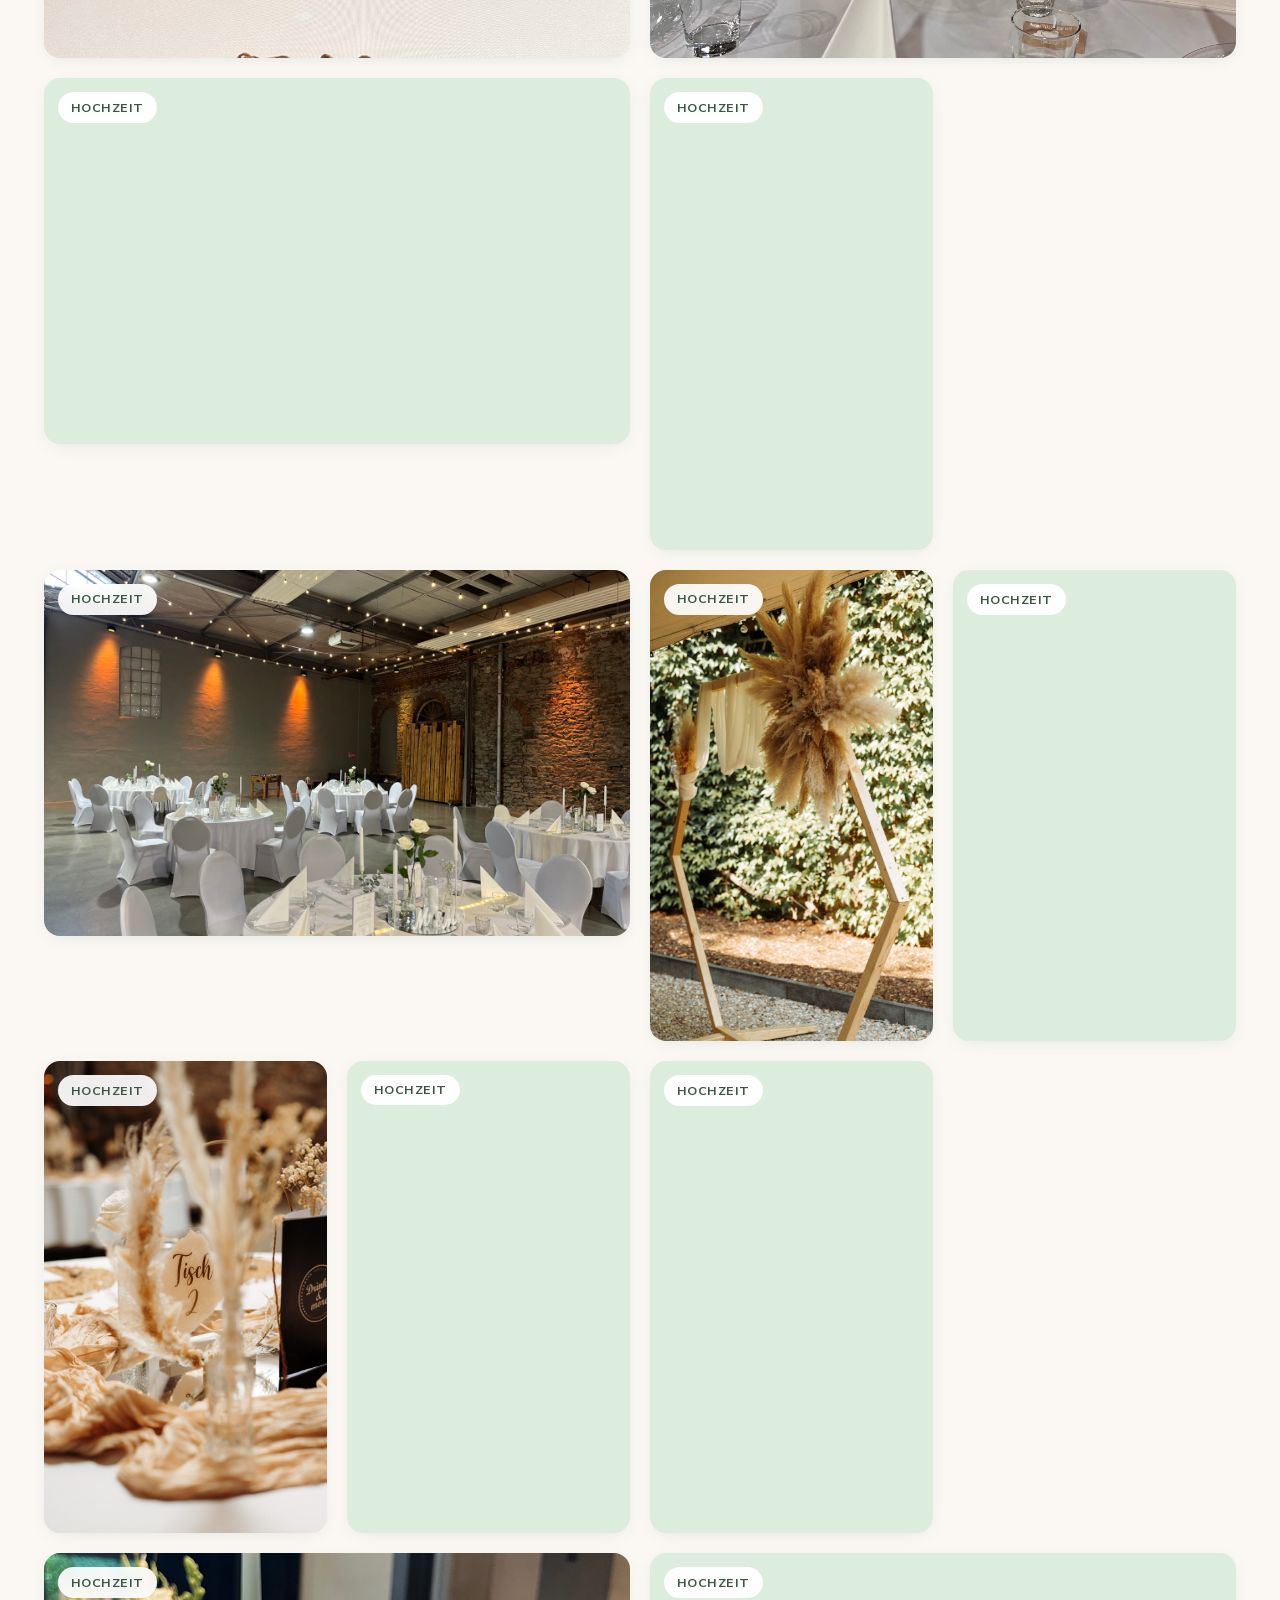
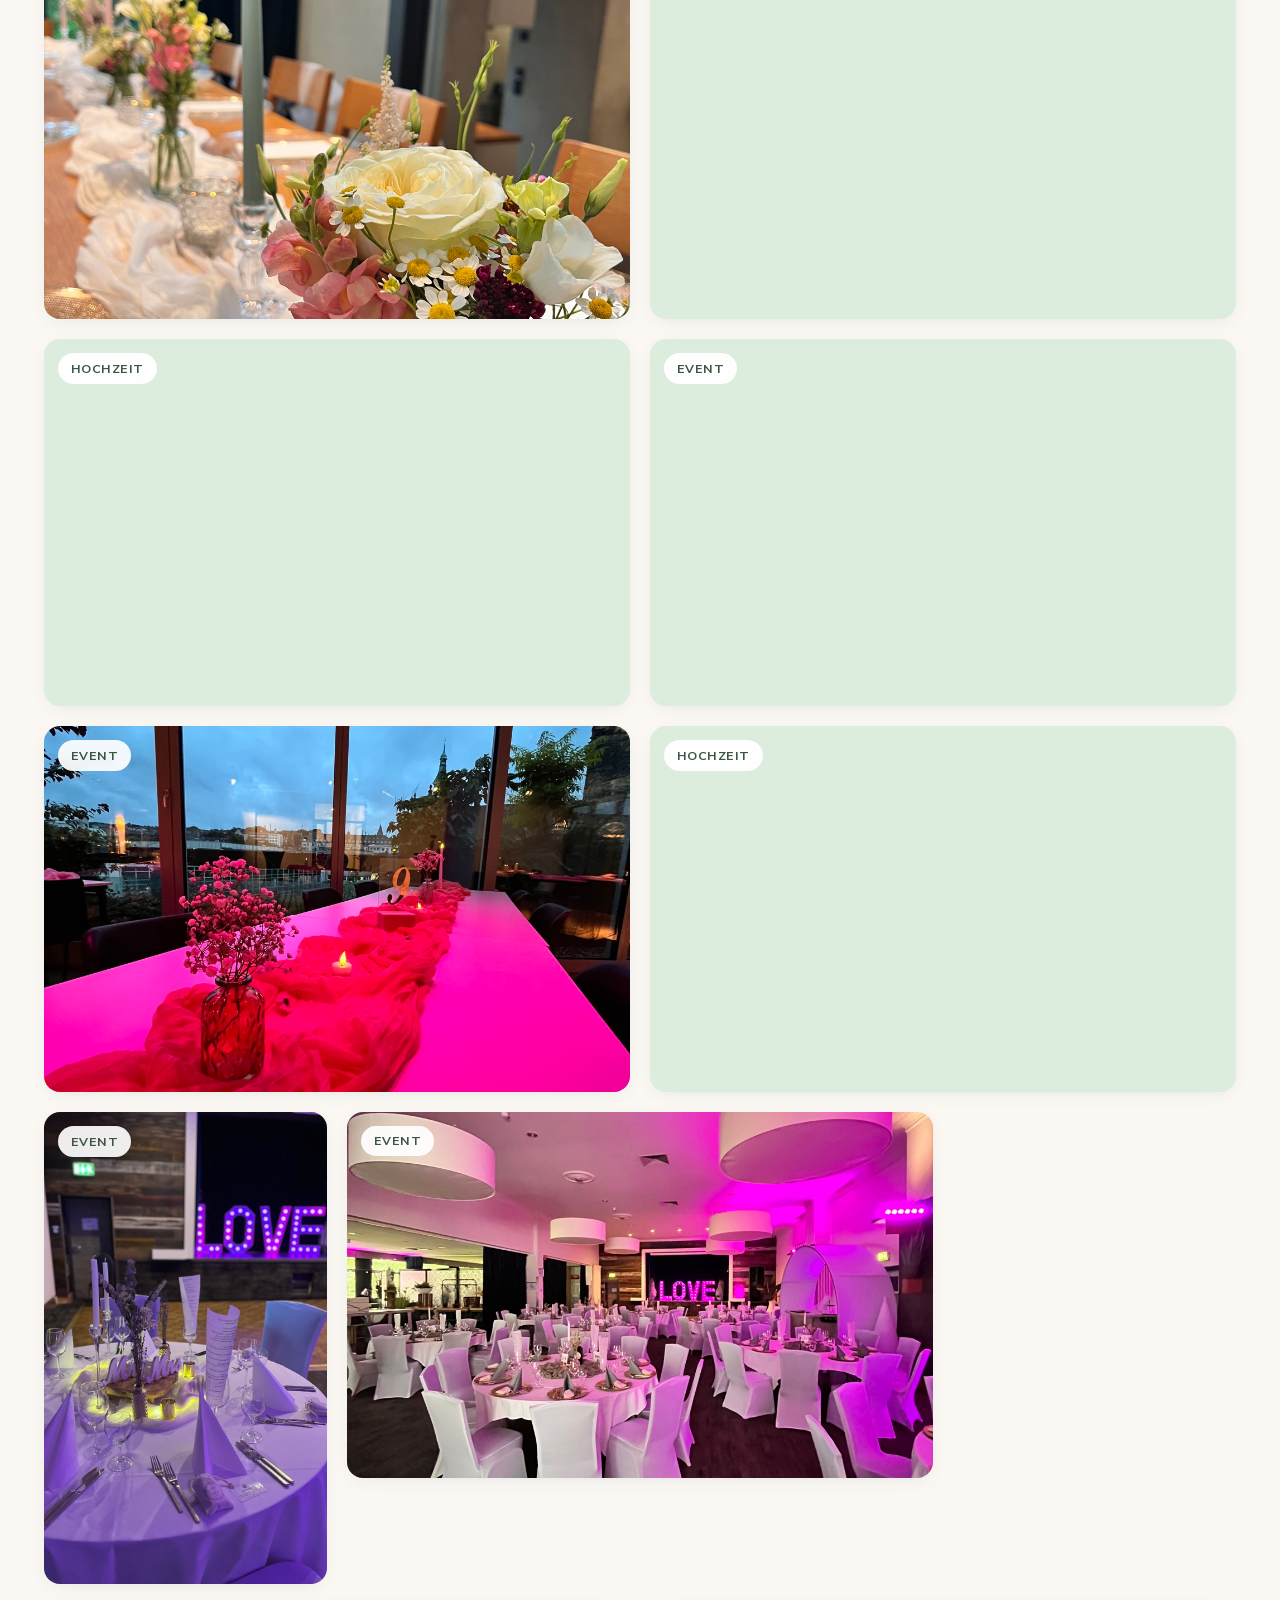
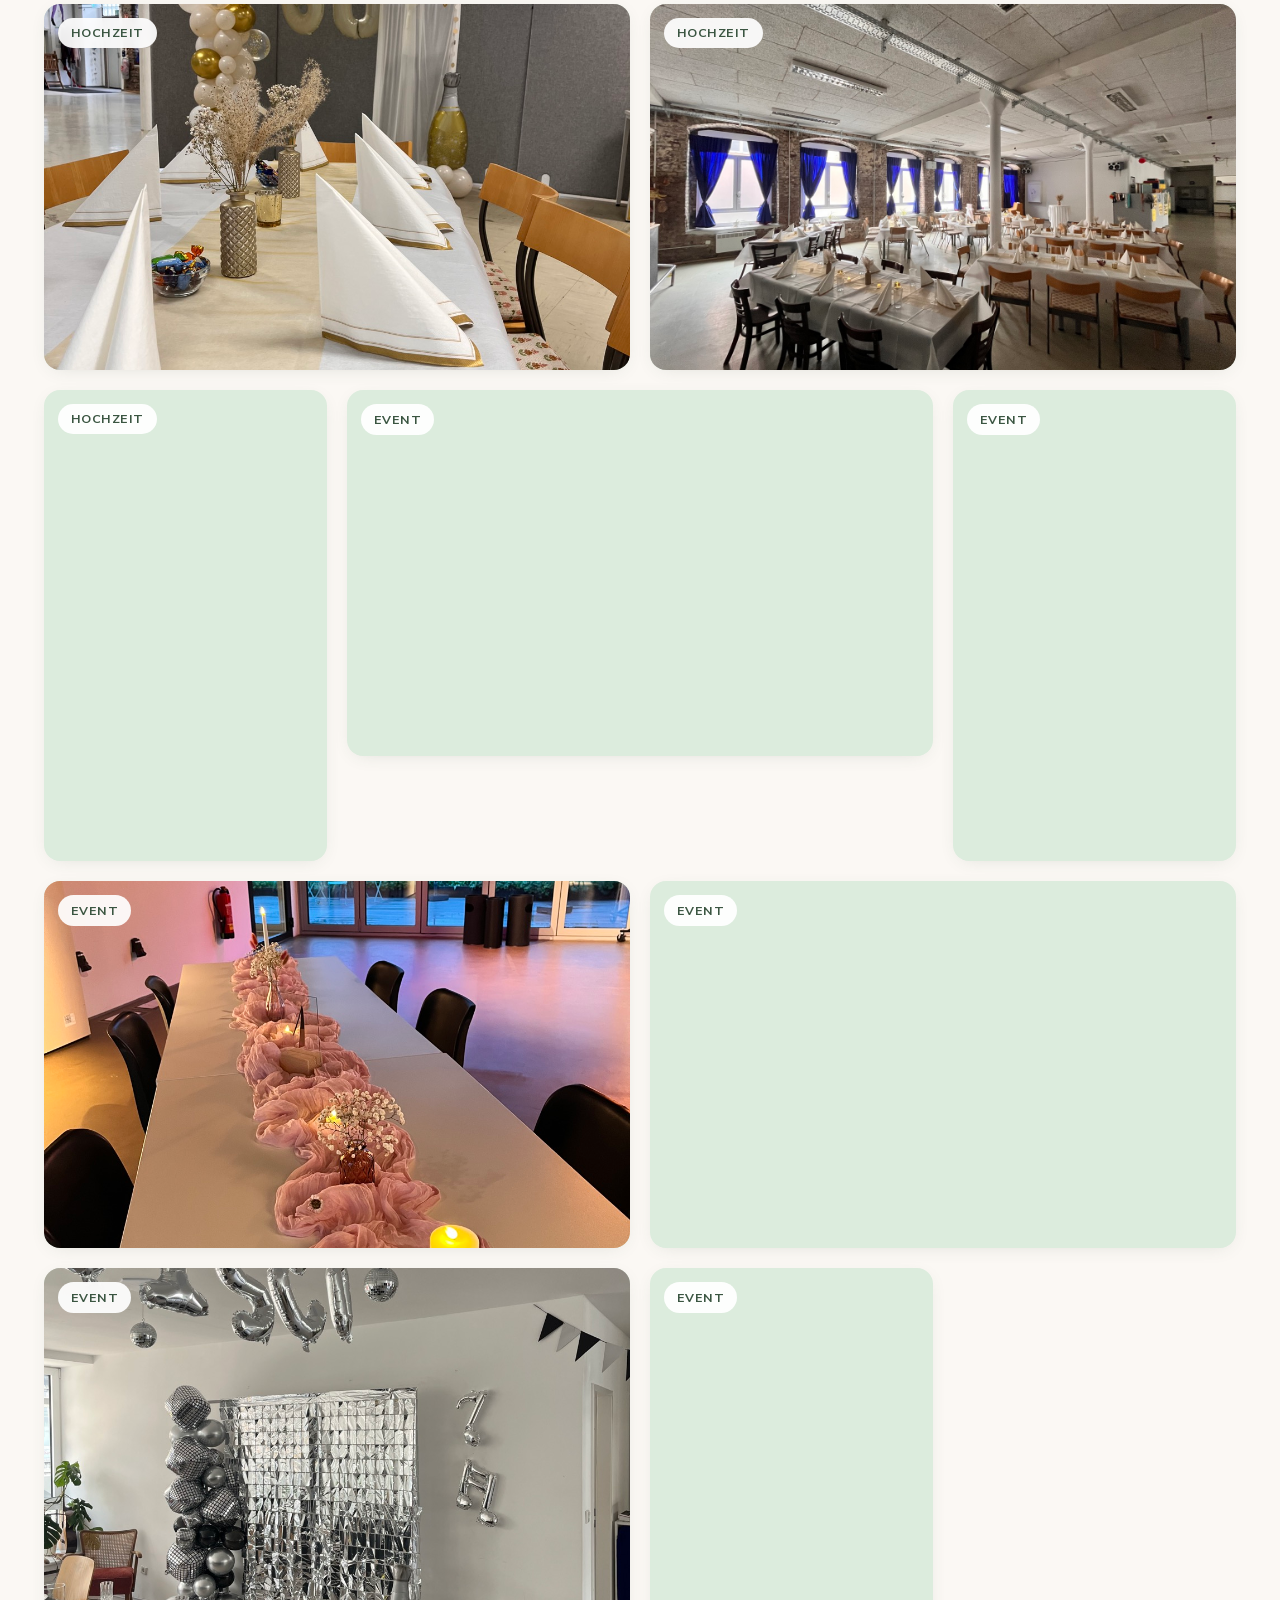
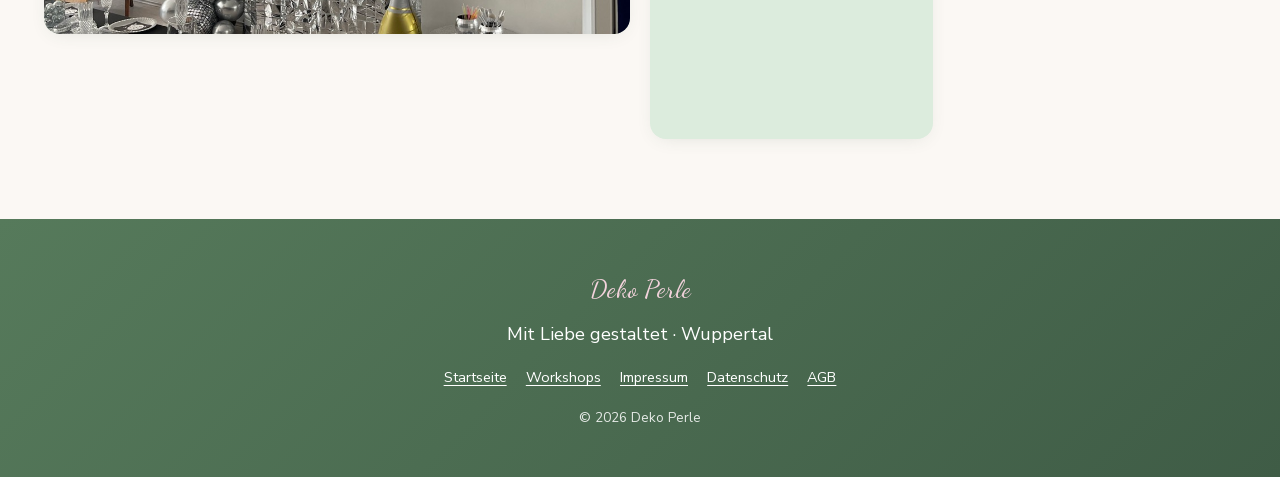
<file: galerie/index.html>
<!DOCTYPE html>
<html lang="de">
<head>
<meta charset="UTF-8" />
<meta name="viewport" content="width=device-width, initial-scale=1.0" />
<title>Galerie · Deko Perle · Hochzeiten, Workshops & Events in Wuppertal</title>
<meta name="description" content="Bildergalerie von Deko Perle: Hochzeiten, Workshops, Events, JGA und Geburtstage aus Wuppertal – echte Dekorationen und Trockenblumen-Kreationen." />
<link rel="canonical" href="https://www.deko-perle.de/galerie/" />
<meta name="theme-color" content="#fbf8f4" />
<meta name="robots" content="index, follow" />

<meta property="og:type" content="website" />
<meta property="og:locale" content="de_DE" />
<meta property="og:site_name" content="Deko Perle" />
<meta property="og:title" content="Galerie · Deko Perle" />
<meta property="og:description" content="Hochzeiten, Workshops, Events, JGA und Geburtstage – echte Dekorationen aus Wuppertal." />
<meta property="og:url" content="https://www.deko-perle.de/galerie/" />
<meta property="og:image" content="https://www.deko-perle.de/assets/img/og-image.jpg" />
<meta name="twitter:card" content="summary_large_image" />
<meta name="twitter:title" content="Galerie · Deko Perle" />
<meta name="twitter:image" content="https://www.deko-perle.de/assets/img/og-image.jpg" />

<link rel="icon" href="../assets/img/favicon-32.png" sizes="32x32" type="image/png" />
<link rel="icon" href="../assets/logo-perle.png" sizes="48x48" type="image/png" />
<link rel="apple-touch-icon" href="../assets/img/apple-touch-icon.png" />
<link rel="preload" href="../assets/fonts/nunito-sans-var.woff2" as="font" type="font/woff2" crossorigin />
<link rel="preload" href="../assets/fonts/cormorant-garamond-var.woff2" as="font" type="font/woff2" crossorigin />
<link rel="stylesheet" href="../assets/fonts/fonts.css" />
<style>
  :root{
    --bg:#fbf8f4;
    --ink:#232b24;
    --muted:#55635a;
    --sage:#8fb492;
    --sage-soft:#dcecdd;
    --sage-deep:#3a5541;
    --rose:#f1c8d3;
    --rose-deep:#a34a63;
    --gold:#a07c3f;
    --line:#dfe4dc;
    --grad-sage:linear-gradient(135deg,#547a59,#3a5541);
    --shadow-soft:0 10px 40px -15px rgba(58,85,65,.22);
    --shadow-card:0 4px 20px -8px rgba(58,85,65,.18);
    --shadow-glow:0 20px 60px -20px rgba(163,74,99,.3);
    --radius:1rem;
    --t:.4s cubic-bezier(.4,0,.2,1);
  }
  *{box-sizing:border-box;margin:0;padding:0}
  html{scroll-behavior:smooth}
  body{
    background:var(--bg);
    color:var(--ink);
    font-family:'Nunito Sans',system-ui,sans-serif;
    font-size:18px;line-height:1.7;
    -webkit-font-smoothing:antialiased;
  }
  h1,h2,h3{
    font-family:'Cormorant Garamond',Georgia,serif;
    color:var(--sage-deep);
    font-weight:500;
    line-height:1.15;
    letter-spacing:-.01em;
  }
  a{color:inherit;text-decoration:none}
  a:hover{color:var(--rose-deep)}
  img{display:block;max-width:100%}
  :focus-visible{outline:3px solid var(--rose-deep);outline-offset:3px;border-radius:8px}
  [id]{scroll-margin-top:100px}

  .container{width:100%;max-width:1240px;margin:0 auto;padding:0 1.5rem}

  .skip-link{position:absolute;top:-100px;left:1rem;z-index:200;padding:.85rem 1.5rem;
    background:var(--sage-deep);color:#fff;font-weight:600;border-radius:0 0 12px 12px;transition:top .2s}
  .skip-link:focus{top:0;color:#fff}

  /* ===== Navbar ===== */
  header.nav{
    position:fixed;top:0;left:0;right:0;z-index:50;
    transition:var(--t);
    background:transparent;
  }
  header.nav.scrolled{
    background:rgba(251,248,244,.92);
    backdrop-filter:blur(10px);
    box-shadow:var(--shadow-card);
  }
  .nav-inner{display:flex;align-items:center;justify-content:space-between;padding:1rem 0}
  .brand{display:flex;align-items:center;gap:.75rem}
  .brand-name{font-family:'Dancing Script',cursive;font-size:1.6rem;color:var(--sage-deep)}
  nav ul{list-style:none;display:flex;gap:2.25rem}
  nav a.link{
    font-weight:500;color:var(--sage-deep);
    position:relative;transition:var(--t);
  }
  nav a.link::after{
    content:"";position:absolute;left:0;bottom:-4px;height:1px;width:0;background:var(--sage);transition:width .3s;
  }
  nav a.link:hover::after{width:100%}
  nav a.link[aria-current="page"]{color:var(--rose-deep)}
  nav a.link[aria-current="page"]::after{width:100%;background:var(--rose-deep)}
  .cta{
    display:inline-flex;align-items:center;gap:.5rem;
    background:var(--grad-sage);
    color:#fff;padding:.7rem 1.4rem;border-radius:999px;
    font-weight:600;box-shadow:var(--shadow-soft);transition:var(--t);
  }
  .cta:hover{box-shadow:var(--shadow-glow);transform:translateY(-1px);color:#fff}
  .burger{display:none;background:var(--sage-soft);border:0;border-radius:999px;padding:.55rem .8rem;cursor:pointer;color:var(--sage-deep);font-size:1.1rem}
  .mobile{display:none;background:rgba(251,248,244,.98);border-top:1px solid var(--line)}
  .mobile ul{flex-direction:column;gap:.25rem;padding:1rem 0}
  .mobile a{display:block;padding:.7rem 0;font-weight:500;color:var(--sage-deep)}
  .mobile .sub-item a{padding-left:1.4rem;font-weight:400;color:var(--muted)}
  .mobile .sub-item:first-of-type{padding-top:.35rem}

  /* ===== Dropdown „Leistungen“ ===== */
  .nav-inner .has-sub{position:relative}
  .nav-inner .caret{
    display:inline-block;margin-left:.3rem;
    border-left:5px solid transparent;border-right:5px solid transparent;
    border-top:6px solid currentColor;vertical-align:middle;transition:var(--t);
  }
  .nav-inner .has-sub:hover .caret{transform:rotate(180deg)}
  .nav-inner .submenu{
    position:absolute;top:calc(100% + .5rem);left:50%;
    transform:translateX(-50%) translateY(8px);
    min-width:235px;list-style:none;padding:.45rem;
    background:#fff;border:1px solid var(--line);border-radius:14px;
    box-shadow:var(--shadow-soft);display:grid;gap:.1rem;
    opacity:0;visibility:hidden;transition:var(--t);z-index:60;
  }
  .nav-inner .has-sub:hover .submenu,
  .nav-inner .has-sub:focus-within .submenu{
    opacity:1;visibility:visible;transform:translateX(-50%) translateY(0);
  }
  .nav-inner .submenu a{
    display:block;padding:.55rem .9rem;border-radius:9px;
    font-size:.95rem;color:var(--ink);
  }
  .nav-inner .submenu a:hover{background:var(--sage-soft);color:var(--rose-deep)}

  /* ===== Hero ===== */
  .hero{
    padding:9rem 0 3rem;
    background:linear-gradient(135deg,#e7f1e3 0%,#fdf6ee 50%,#fbe5ec 100%);
    text-align:center;
  }
  .hero .script{font-family:'Dancing Script',cursive;color:var(--rose-deep);font-size:1.9rem;display:block}
  .hero h1{font-size:clamp(2.4rem,5vw,4rem);margin:.5rem 0 1rem}
  .hero p{max-width:640px;margin:0 auto;color:var(--muted);font-size:1.1rem}

  /* ===== Filters ===== */
  .filters{
    display:flex;flex-wrap:wrap;gap:.6rem;justify-content:center;
    padding:2.5rem 0 1.5rem;
  }
  .filter-btn{
    border:1px solid var(--line);
    background:#fff;color:var(--sage-deep);
    padding:.6rem 1.2rem;border-radius:999px;
    font-family:inherit;font-size:.95rem;font-weight:600;
    cursor:pointer;transition:var(--t);
  }
  .filter-btn:hover{border-color:var(--sage);transform:translateY(-1px)}
  .filter-btn.active{
    background:var(--grad-sage);
    color:#fff;border-color:transparent;box-shadow:var(--shadow-soft);
  }
  .count{
    text-align:center;color:var(--muted);font-size:.95rem;margin-bottom:1.5rem;
  }

  /* ===== Gallery grid ===== */
  .gallery{
    display:grid;
    grid-template-columns:repeat(auto-fill,minmax(280px,1fr));
    gap:1.25rem;
    padding-bottom:5rem;
  }
  .card{
    position:relative;
    aspect-ratio:4/5;
    overflow:hidden;border-radius:var(--radius);
    box-shadow:var(--shadow-card);
    background:var(--sage-soft);
    border:0;padding:0;width:100%;
    cursor:zoom-in;
    transition:var(--t);
    opacity:0;transform:translateY(18px) scale(.98);
  }
  .card.show{opacity:1;transform:none}
  .card:hover{box-shadow:var(--shadow-soft);transform:translateY(-4px)}
  .card.tall{aspect-ratio:3/5}
  .card.wide{grid-column:span 2;aspect-ratio:16/10}
  @media (max-width:640px){.card.wide{grid-column:span 1;aspect-ratio:4/5}}
  .card img{
    width:100%;height:100%;object-fit:cover;
    transition:transform .8s ease;
  }
  .card:hover img{transform:scale(1.07)}
  .card .overlay{
    position:absolute;inset:0;
    background:linear-gradient(to top,rgba(27,40,31,.78),transparent 55%);
    opacity:0;transition:var(--t);
    pointer-events:none;
  }
  .card:hover .overlay,.card:focus-visible .overlay{opacity:1}
  .badge{
    position:absolute;top:14px;left:14px;
    background:rgba(255,255,255,.92);backdrop-filter:blur(6px);
    color:var(--sage-deep);
    padding:.3rem .8rem;border-radius:999px;
    font-size:.78rem;font-weight:700;letter-spacing:.04em;text-transform:uppercase;
  }
  .caption{
    position:absolute;left:18px;right:18px;bottom:16px;
    color:#fff;font-weight:500;text-align:left;
    transform:translateY(8px);opacity:0;transition:var(--t);
  }
  .card:hover .caption,.card:focus-visible .caption{opacity:1;transform:none}
  /* Overlay-Button über das ganze Tile — macht das Tile klickbar & per Tastatur bedienbar */
  .card-btn{position:absolute;inset:0;z-index:2;background:none;border:0;padding:0;cursor:zoom-in;font:inherit}
  .card .badge,.card .caption{z-index:3;pointer-events:none}
  /* Touch: keine :hover-Geste — Beschriftung und Overlay dauerhaft zeigen */
  @media (hover:none){
    .card{cursor:default}
    .card-btn{cursor:default}
    .card .overlay{opacity:1}
    .caption{opacity:1;transform:none}
  }

  /* ===== Lightbox ===== */
  .lightbox{
    position:fixed;inset:0;z-index:100;
    background:rgba(20,30,25,.94);
    display:none;align-items:center;justify-content:center;
    padding:2rem;
    opacity:0;transition:opacity .3s;
  }
  .lightbox.open{display:flex;opacity:1}
  .lightbox img{
    max-width:92vw;max-height:82vh;
    border-radius:.75rem;box-shadow:0 30px 80px rgba(0,0,0,.5);
  }
  .lb-btn{
    position:absolute;top:50%;transform:translateY(-50%);
    background:rgba(255,255,255,.15);color:#fff;border:0;
    width:52px;height:52px;border-radius:50%;font-size:1.6rem;cursor:pointer;
    transition:var(--t);backdrop-filter:blur(6px);
  }
  .lb-btn:hover{background:rgba(255,255,255,.3)}
  .lb-prev{left:2rem}.lb-next{right:2rem}
  .lb-close{
    top:1.5rem;right:1.5rem;transform:none;
    width:44px;height:44px;font-size:1.3rem;
  }
  .lb-cap{
    position:absolute;bottom:1.5rem;left:0;right:0;text-align:center;
    color:#fff;font-family:'Cormorant Garamond',serif;font-size:1.2rem;
    text-shadow:0 2px 8px rgba(0,0,0,.5);padding:0 1.5rem;
  }
  @media (max-width:640px){
    .lb-prev{left:.5rem}.lb-next{right:.5rem}
    .lb-btn{width:42px;height:42px;font-size:1.2rem}
  }

  /* ===== Footer ===== */
  footer{
    background:linear-gradient(135deg,#567a5b 0%,#3f5c46 100%);
    color:#fff;
    padding:3rem 0;text-align:center;
  }
  footer .script{font-family:'Dancing Script',cursive;font-size:1.6rem;color:#f3d3dc;margin-bottom:.5rem;display:block}
  footer a{color:#fff;text-decoration:underline;text-underline-offset:3px}
  footer a:hover{color:#f3d3dc}
  .legal{margin-top:1rem;font-size:.9rem;display:flex;gap:1.2rem;justify-content:center;flex-wrap:wrap}

  /* Responsive nav */
  @media (max-width:880px){
    nav ul.desk,.cta.desk{display:none}
    .burger{display:inline-flex}
    .mobile.open{display:block}
  }
  @media (prefers-reduced-motion:reduce){
    html{scroll-behavior:auto}
    .card{transition:none}
    .card img{transition:none}
  }
</style>
</head>
<body>

<a class="skip-link" href="#main">Zum Inhalt springen</a>

<header class="nav" id="nav">
  <div class="container nav-inner">
    <a href="../index.html" class="brand">
      <img src="../assets/logo-perle.png" alt="" width="48" height="48" />
      <span class="brand-name">Deko Perle</span>
    </a>
    <nav aria-label="Hauptnavigation">
      <ul class="desk">
        <li><a class="link" href="../index.html#ueber-uns">Über uns</a></li>
        <li class="has-sub">
          <a class="link" href="../index.html#leistungen" aria-haspopup="true" aria-expanded="false">Leistungen <span class="caret" aria-hidden="true"></span></a>
          <ul class="submenu">
            <li><a href="../index.html#hochzeiten">Hochzeiten</a></li>
            <li><a href="../index.html#geburtstage">Geburtstage</a></li>
            <li><a href="../index.html#events">Events &amp; Feiern</a></li>
            <li><a href="../workshops.html">Workshops</a></li>
            <li><a href="../index.html#verleih">Deko-Verleih</a></li>
            <li><a href="../index.html#konzept">Konzept &amp; Beratung</a></li>
          </ul>
        </li>
        <li><a class="link" href="index.html" aria-current="page">Galerie</a></li>
        <li><a class="link" href="../empfehlungen.html">Empfehlungen</a></li>
        <li><a class="link" href="../index.html#kontakt">Kontakt</a></li>
      </ul>
    </nav>
    <a href="https://dekoperle.simplybook.it/v2/#book" class="cta desk" rel="noopener">Frag mich an</a>
    <button class="burger" id="burger" aria-label="Menü öffnen" aria-expanded="false" aria-controls="mobile">☰</button>
  </div>
  <div class="mobile" id="mobile">
    <div class="container">
      <ul>
        <li><a href="../index.html#ueber-uns">Über uns</a></li>
        <li><a href="../index.html#leistungen">Leistungen</a></li>
        <li class="sub-item"><a href="../index.html#hochzeiten">Hochzeiten</a></li>
        <li class="sub-item"><a href="../index.html#geburtstage">Geburtstage</a></li>
        <li class="sub-item"><a href="../index.html#events">Events &amp; Feiern</a></li>
        <li class="sub-item"><a href="../workshops.html">Workshops</a></li>
        <li class="sub-item"><a href="../index.html#verleih">Deko-Verleih</a></li>
        <li class="sub-item"><a href="../index.html#konzept">Konzept &amp; Beratung</a></li>
        <li><a href="index.html">Galerie</a></li>
        <li><a href="../empfehlungen.html">Empfehlungen</a></li>
        <li><a href="../index.html#kontakt">Kontakt</a></li>
        <li><a href="https://dekoperle.simplybook.it/v2/#book" class="cta" style="margin-top:.6rem" rel="noopener">Frag mich an</a></li>
      </ul>
    </div>
  </div>
</header>

<main id="main">
<section class="hero">
  <div class="container">
    <span class="script">Bildergalerie</span>
    <h1>Momente, die wir gestalten durften</h1>
    <p>Stöbere durch unsere Anlässe — von intimen Workshops bis zu großen Hochzeiten. Klick ein Bild für die Großansicht.</p>
  </div>
</section>

<section class="container">
  <h2 class="visually-hidden" style="position:absolute;left:-9999px">Galerie</h2>
  <div class="filters" id="filters" role="group" aria-label="Kategorien filtern">
    <button class="filter-btn active" data-filter="all" aria-pressed="true">Alle</button>
    <button class="filter-btn" data-filter="workshops" aria-pressed="false">Workshops</button>
    <button class="filter-btn" data-filter="events" aria-pressed="false">Events</button>
    <button class="filter-btn" data-filter="hochzeiten" aria-pressed="false">Hochzeiten</button>
    <button class="filter-btn" data-filter="jga" aria-pressed="false">JGA</button>
    <button class="filter-btn" data-filter="geburtstage" aria-pressed="false">Geburtstage</button>
  </div>

  <div class="count" id="count" role="status" aria-live="polite"></div>

  <div class="gallery" id="gallery"></div>
</section>
</main>

<div class="lightbox" id="lightbox" role="dialog" aria-modal="true" aria-label="Bildansicht">
  <button class="lb-btn lb-close" id="lbClose" aria-label="Schließen">✕</button>
  <button class="lb-btn lb-prev" id="lbPrev" aria-label="Vorheriges Bild">‹</button>
  <img id="lbImg" alt="" />
  <button class="lb-btn lb-next" id="lbNext" aria-label="Nächstes Bild">›</button>
  <div class="lb-cap" id="lbCap"></div>
</div>

<footer>
  <div class="container">
    <div class="script">Deko Perle</div>
    <p>Mit Liebe gestaltet · Wuppertal</p>
    <div class="legal">
      <a href="../index.html">Startseite</a>
      <a href="../workshops.html">Workshops</a>
      <a href="../impressum.html">Impressum</a>
      <a href="../datenschutz.html">Datenschutz</a>
      <a href="../agb.html">AGB</a>
    </div>
    <p style="margin-top:1rem;opacity:.85;font-size:.85rem">© <span id="yr">2026</span> Deko Perle</p>
  </div>
</footer>

<script>
  // Year
  document.getElementById('yr').textContent = new Date().getFullYear();

  // Sticky nav
  const navEl = document.getElementById('nav');
  const onScroll = () => navEl.classList.toggle('scrolled', window.scrollY > 20);
  window.addEventListener('scroll', onScroll, {passive:true}); onScroll();

  // Mobile menu
  const burger = document.getElementById('burger');
  const mobile = document.getElementById('mobile');
  const setMenu = (open) => {
    mobile.classList.toggle('open', open);
    burger.setAttribute('aria-expanded', String(open));
    burger.setAttribute('aria-label', open ? 'Menü schließen' : 'Menü öffnen');
    burger.textContent = open ? '✕' : '☰';
  };
  burger.addEventListener('click', () => setMenu(!mobile.classList.contains('open')));
  mobile.querySelectorAll('a').forEach(a => a.addEventListener('click', () => setMenu(false)));
  document.addEventListener('keydown', e => {
    if (e.key === 'Escape' && mobile.classList.contains('open')) { setMenu(false); burger.focus(); }
  });

  // ===== Galerie =====
  // slug: Datei in ../assets/img/
  const IMG = '../assets/img/';
  const items = [
    // Workshops
    { slug:'workshop-blumenbinden', cat:'workshops', title:'Hands-on Blumenbinden' },
    { slug:'index-trockengemaelde', cat:'workshops', title:'Trockengemälde auf Leinwand' },

    // Events
    { slug:'hero-pampas', cat:'events', title:'Pampasgras-Kranz im goldenen Ring' },
    { slug:'orange-gold-tafel', cat:'events', title:'Apricot Tafel-Setting mit Naturelementen',       size:'wide' },
    { slug:'trockenblumen-kerzen-arrangement', cat:'events', title:'Trockenblumenadventskranz' },
    { slug:'weihnachts-eleganz', cat:'events', title:'Adventskranz aus Tanne' },
    { slug:'event-deko-details', cat:'events', title:'Zitronenliebe - mediterrane Eleganz' },
    { slug:'tafel-mit-pampas', cat:'events', title:'Zitronenliebe - mediterrane Eleganz',          size:'wide' },

    // Hochzeiten
    { slug:'hochzeitstafel-rosa-lang', cat:'hochzeiten', title:'Lange Hochzeitstafel mit rosa Akzenten', size:'wide' },
    { slug:'brautstrauss', cat:'hochzeiten', title:'Eleganter Trockenblumenhaarkranz',            size:'tall' },
    { slug:'hochzeit-pampas-setup', cat:'hochzeiten', title:'Winni Puuh Babyshower',        size:'wide' },
    { slug:'hochzeitstafel-panorama', cat:'hochzeiten', title:'Winni Puuh Babyshower',           size:'wide' },
    { slug:'hochzeit-dekoration', cat:'hochzeiten', title:'Trockenblumen Hoops',       size:'wide' },
    { slug:'luxe-hochzeit-arrangement', cat:'hochzeiten', title:'Trockenblumen Hoops',        size:'wide' },
    { slug:'tafel-setup-hochzeit', cat:'hochzeiten', title:'Glitzer Zauber - Pimp dein Foto',           size:'tall' },
    { slug:'tischdekor-gold', cat:'hochzeiten', title:'Brautpaarhochzeitstisch' },
    { slug:'elegante-hochzeitstafel', cat:'hochzeiten', title:'Kristallklare Hochzeitstafel',      size:'wide' },
    { slug:'festliches-hochzeit-ensemble', cat:'hochzeiten', title:'Festliches Hochzeits-Ensemble',     size:'wide' },
    { slug:'index-hochzeitstafel-pink', cat:'hochzeiten', title:'Hochzeitsdeko im apricot Stil' },

    // JGA
    { slug:'jga-outdoor', cat:'jga', title:'Outdoor JGA-Party mit Gartendeko',   size:'wide' },

    // Geburtstage
    { slug:'geburtstags-arrangement', cat:'geburtstage', title:'Geburtstagsworkshop' },
    { slug:'neon-glitter-party', cat:'geburtstage', title:'Neon-Glitter Party – modern & elegant' },

    // Hochzeiten (Reihe 2026)
    { slug:'tafel-gruen-kerzen', cat:'hochzeiten', title:'Sommerparty mit Korallen und Palmen',       size:'wide' },
    { slug:'brauttisch-landhausstil', cat:'hochzeiten', title:'Mintgrüne Eleganz',      size:'wide' },
    { slug:'bar-holzkisten', cat:'hochzeiten', title:'Snack- und Gin Bar',             size:'wide' },
    { slug:'rosen-weiss-gruen', cat:'hochzeiten', title:'Blumengesteck für Traubogen' },
    { slug:'braut-haarkranz', cat:'hochzeiten', title:'Kranz aus Blüten & Gräsern',         size:'tall' },
    { slug:'tischdeko-kerzen-blumen', cat:'hochzeiten', title:'Frühlingsfrische in mint und weiß',   size:'tall' },
    { slug:'mr-mrs-hochzeitssetup', cat:'hochzeiten', title:'Brauttisch mit romantischer Wasserfall-Drapierung',          size:'tall' },
    { slug:'tisch-tropisches-gruen', cat:'hochzeiten', title:'Tropische Sommerhochzeit',        size:'wide' },
    { slug:'freiluft-weisse-draperie', cat:'hochzeiten', title:'Traubogen im tropischen Flair',      size:'wide' },
    { slug:'tisch-herbstfloristik', cat:'hochzeiten', title:'Romantische Tischdekoration',          size:'tall' },
    { slug:'tafel-klassisch-weiss', cat:'hochzeiten', title:'Bohostyle Hochzeitsdekoration', size:'wide' },
    { slug:'tafel-industrial-chic', cat:'hochzeiten', title:'Krystall trifft auf Eleganz',        size:'wide' },
    { slug:'tischdeko-weisse-rosen', cat:'hochzeiten', title:'Eingangbereich in die Hochzeitslocation',            size:'wide' },
    { slug:'hochzeitsdinner-loft', cat:'hochzeiten', title:'Krystall trifft auf Eleganz',         size:'tall' },
    { slug:'boho-altar-holzrahmen', cat:'hochzeiten', title:'Krystall trifft auf Eleganz',       size:'wide' },
    { slug:'boho-spiegel-flora', cat:'hochzeiten', title:'Traubogen mit Trockenblumensteck',           size:'tall' },
    { slug:'tischkaertchen-pampas', cat:'hochzeiten', title:'Willkommensspiegel mit Boho-Elementen',        size:'tall' },
    { slug:'hochzeit-steinbogen', cat:'hochzeiten', title:'Boho-Chic mit Naturmaterialien',      size:'tall' },
    { slug:'tischdeko-holz-kerzen', cat:'hochzeiten', title:'Boho-Chic mit Naturmaterialien',             size:'tall' },
    { slug:'blumenarrangement-blush', cat:'hochzeiten', title:'Geschenketisch mit floralen Akzenten',          size:'tall' },
    { slug:'hochzeitsdeko-frisch', cat:'hochzeiten', title:'Frisches Arrangement für eine Hochzeit',      size:'wide' },
    { slug:'bankett-modern', cat:'hochzeiten', title:'Frisches Arrangement für eine Hochzeit',                size:'wide' },
    { slug:'tafel-blassrosa-perlen', cat:'hochzeiten', title:'Frisches Arrangement für eine Hochzeit',      size:'wide' },
    { slug:'blumeninstallation-pink', cat:'events', title:'Firmenevent im Industrie-Loft',        size:'wide' },
    { slug:'tisch-gold-salbei', cat:'events', title:'Firmenevent im Industrie-Loft',                   size:'wide' },
    { slug:'festsaal-violett', cat:'hochzeiten', title:'Mint trifft auf Gold',             size:'wide' },
    { slug:'bankettsaal-weiss', cat:'events', title:'Brauttisch mit Eukalyptus und Schleierkraut',              size:'tall' },
    { slug:'tischdeko-weiss-gold', cat:'events', title:'Mint trifft auf Gold',                     size:'wide' },
    { slug:'festsaal-blaue-vorhaenge', cat:'hochzeiten', title:'Ein runder Geburtstag mit Stil',   size:'wide' },
    { slug:'liebesauto-blumendeko', cat:'hochzeiten', title:'Ein runder Geburtstag mit Stil',        size:'wide' },
    { slug:'tafel-glasdach', cat:'hochzeiten', title:'Hochzeitsauto mit Blumenarrangement',        size:'tall' },
    { slug:'eleganz-schwarz-kristall', cat:'events', title:'Mint trifft auf Silber',              size:'wide' },

    // Events (Reihe 2026)
    { slug:'abend-pink-drapierung', cat:'events', title:'Firmenevent im Industrie-Loft',        size:'tall' },
    { slug:'abendempfang-loft', cat:'events', title:'Firmenevent im Industrie-Loft',               size:'wide' },
    { slug:'buchstaben-installation', cat:'events', title:'Tafel in Silber & Schwarz',         size:'wide' },
    { slug:'dinner-spiegelwand', cat:'events', title:'Tafel in Silber & Schwarz',    size:'wide' },
    { slug:'neue-projekte', cat:'events', title:'Tafel in Silber & Schwarz',     size:'tall' }
  ];

  const labels = {
    workshops:'Workshop', events:'Event',
    hochzeiten:'Hochzeit', jga:'JGA', geburtstage:'Geburtstag'
  };

  const galleryEl = document.getElementById('gallery');
  const countEl = document.getElementById('count');

  function render(filter){
    galleryEl.innerHTML = '';
    const list = items.filter(it => filter === 'all' || it.cat === filter);
    list.forEach((it, idx) => {
      const fig = document.createElement('figure');
      fig.className = 'card' + (it.size ? ' ' + it.size : '');
      fig.innerHTML = `
        <img src="${IMG}${it.slug}-1400.jpg" alt="${it.title}" width="1400" height="1400"
             loading="lazy" decoding="async" />
        <span class="badge">${labels[it.cat]}</span>
        <span class="overlay" aria-hidden="true"></span>
        <button class="card-btn" type="button" aria-label="${it.title} — in Großansicht öffnen"></button>
        <figcaption class="caption">${it.title}</figcaption>
      `;
      fig.querySelector('.card-btn').addEventListener('click', () => openLightbox(list, idx));
      galleryEl.appendChild(fig);
      const reduce = window.matchMedia('(prefers-reduced-motion: reduce)').matches;
      if (reduce) fig.classList.add('show');
      else requestAnimationFrame(() => setTimeout(() => fig.classList.add('show'), idx * 45));
    });
    countEl.textContent = `${list.length} ${list.length === 1 ? 'Bild' : 'Bilder'} in dieser Auswahl`;
  }

  // Filter buttons
  document.getElementById('filters').addEventListener('click', e => {
    const btn = e.target.closest('.filter-btn');
    if(!btn) return;
    document.querySelectorAll('.filter-btn').forEach(b => {
      b.classList.remove('active');
      b.setAttribute('aria-pressed','false');
    });
    btn.classList.add('active');
    btn.setAttribute('aria-pressed','true');
    render(btn.dataset.filter);
  });

  render('all');

  // ===== Lightbox =====
  const lb = document.getElementById('lightbox');
  const lbImg = document.getElementById('lbImg');
  const lbCap = document.getElementById('lbCap');
  const lbClose = document.getElementById('lbClose');
  let currentList = [], currentIdx = 0, lastFocus = null;

  function openLightbox(list, idx){
    currentList = list; currentIdx = idx;
    lastFocus = document.activeElement;
    update();
    lb.classList.add('open');
    document.body.style.overflow = 'hidden';
    lbClose.focus();
  }
  function closeLightbox(){
    lb.classList.remove('open');
    document.body.style.overflow = '';
    if (lastFocus) lastFocus.focus();
  }
  function update(){
    const it = currentList[currentIdx];
    lbImg.src = `${IMG}${it.slug}-1400.jpg`;
    lbImg.alt = it.title;
    lbCap.textContent = `${it.title} (${currentIdx + 1} von ${currentList.length})`;
  }
  function next(){ currentIdx = (currentIdx + 1) % currentList.length; update(); }
  function prev(){ currentIdx = (currentIdx - 1 + currentList.length) % currentList.length; update(); }

  lbClose.addEventListener('click', closeLightbox);
  document.getElementById('lbNext').addEventListener('click', next);
  document.getElementById('lbPrev').addEventListener('click', prev);
  lb.addEventListener('click', e => { if(e.target === lb) closeLightbox(); });
  document.addEventListener('keydown', e => {
    if(!lb.classList.contains('open')) return;
    if(e.key === 'Escape') closeLightbox();
    if(e.key === 'ArrowRight') next();
    if(e.key === 'ArrowLeft') prev();
    // Fokus im Dialog halten
    if(e.key === 'Tab'){
      const f = [lbClose, document.getElementById('lbPrev'), document.getElementById('lbNext')];
      const i = f.indexOf(document.activeElement);
      e.preventDefault();
      f[(i + (e.shiftKey ? -1 : 1) + f.length) % f.length].focus();
    }
  });
</script>
</body>
</html>
</file>
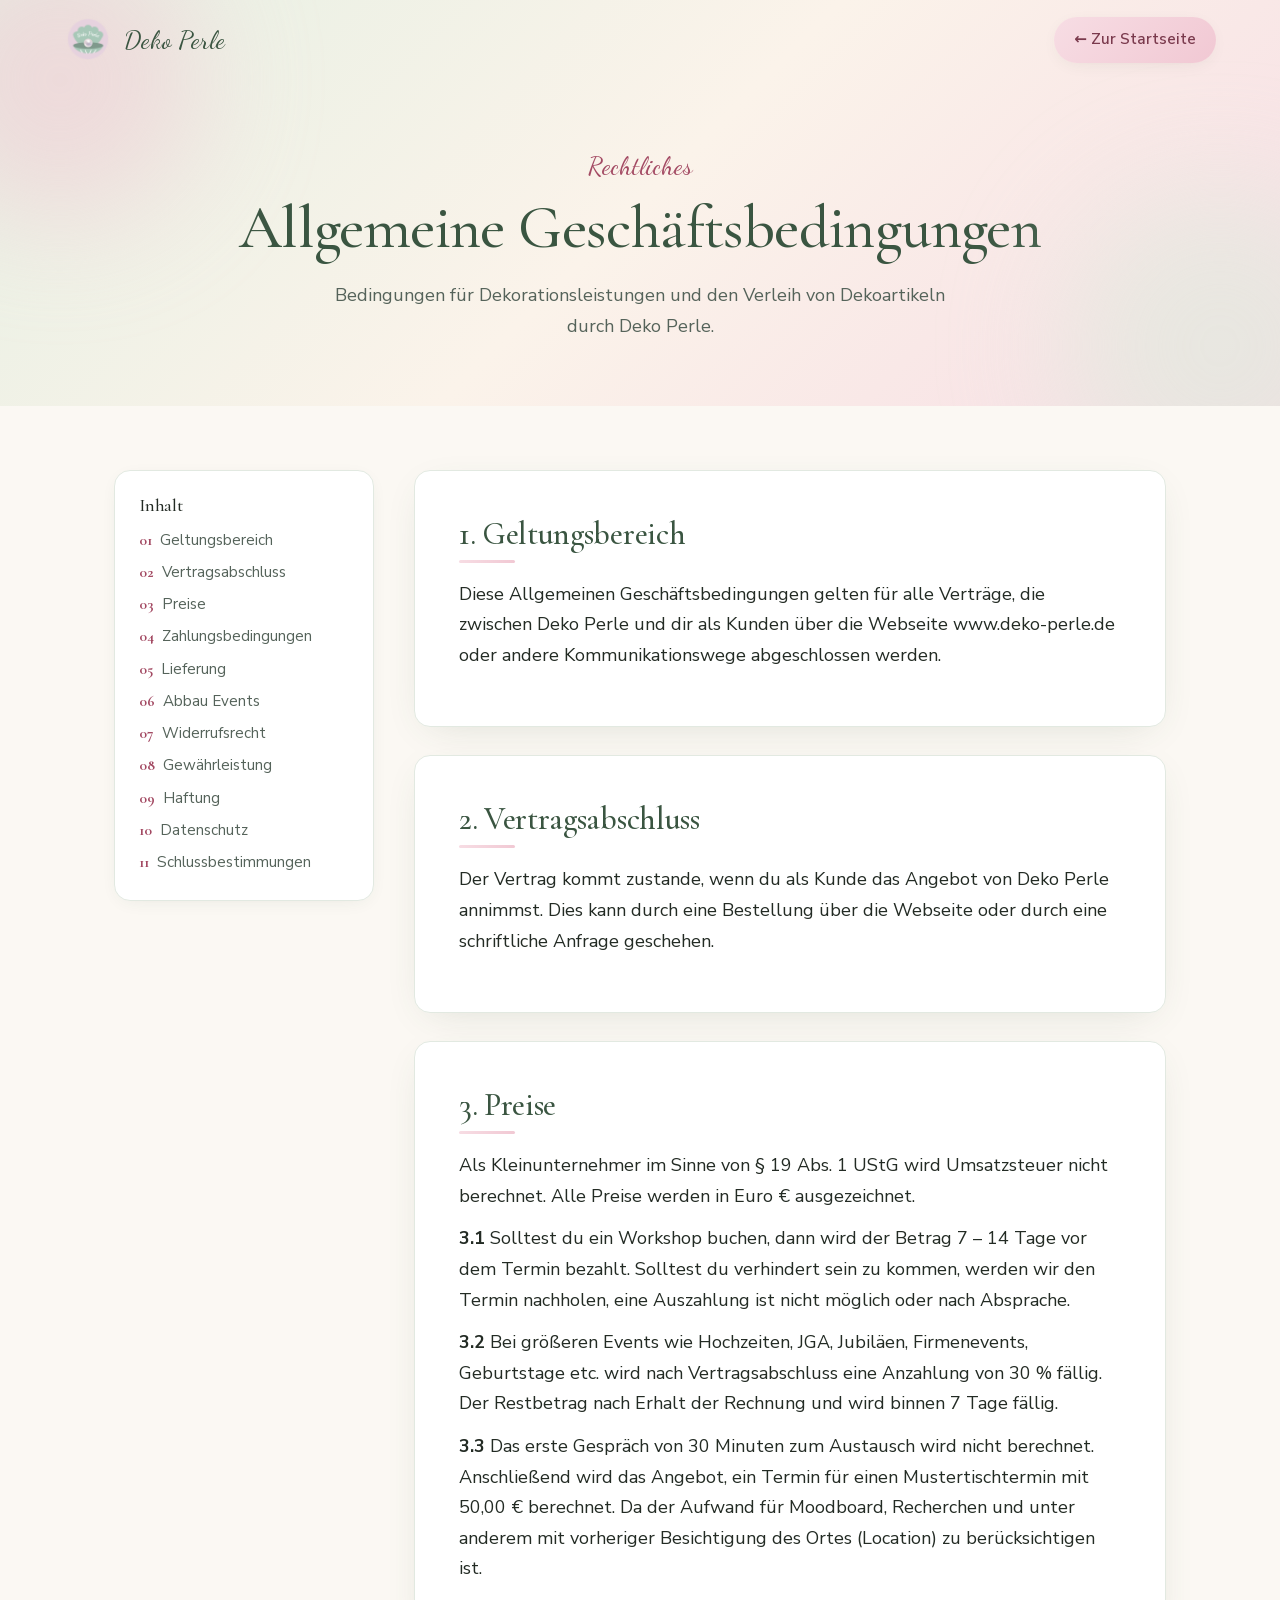
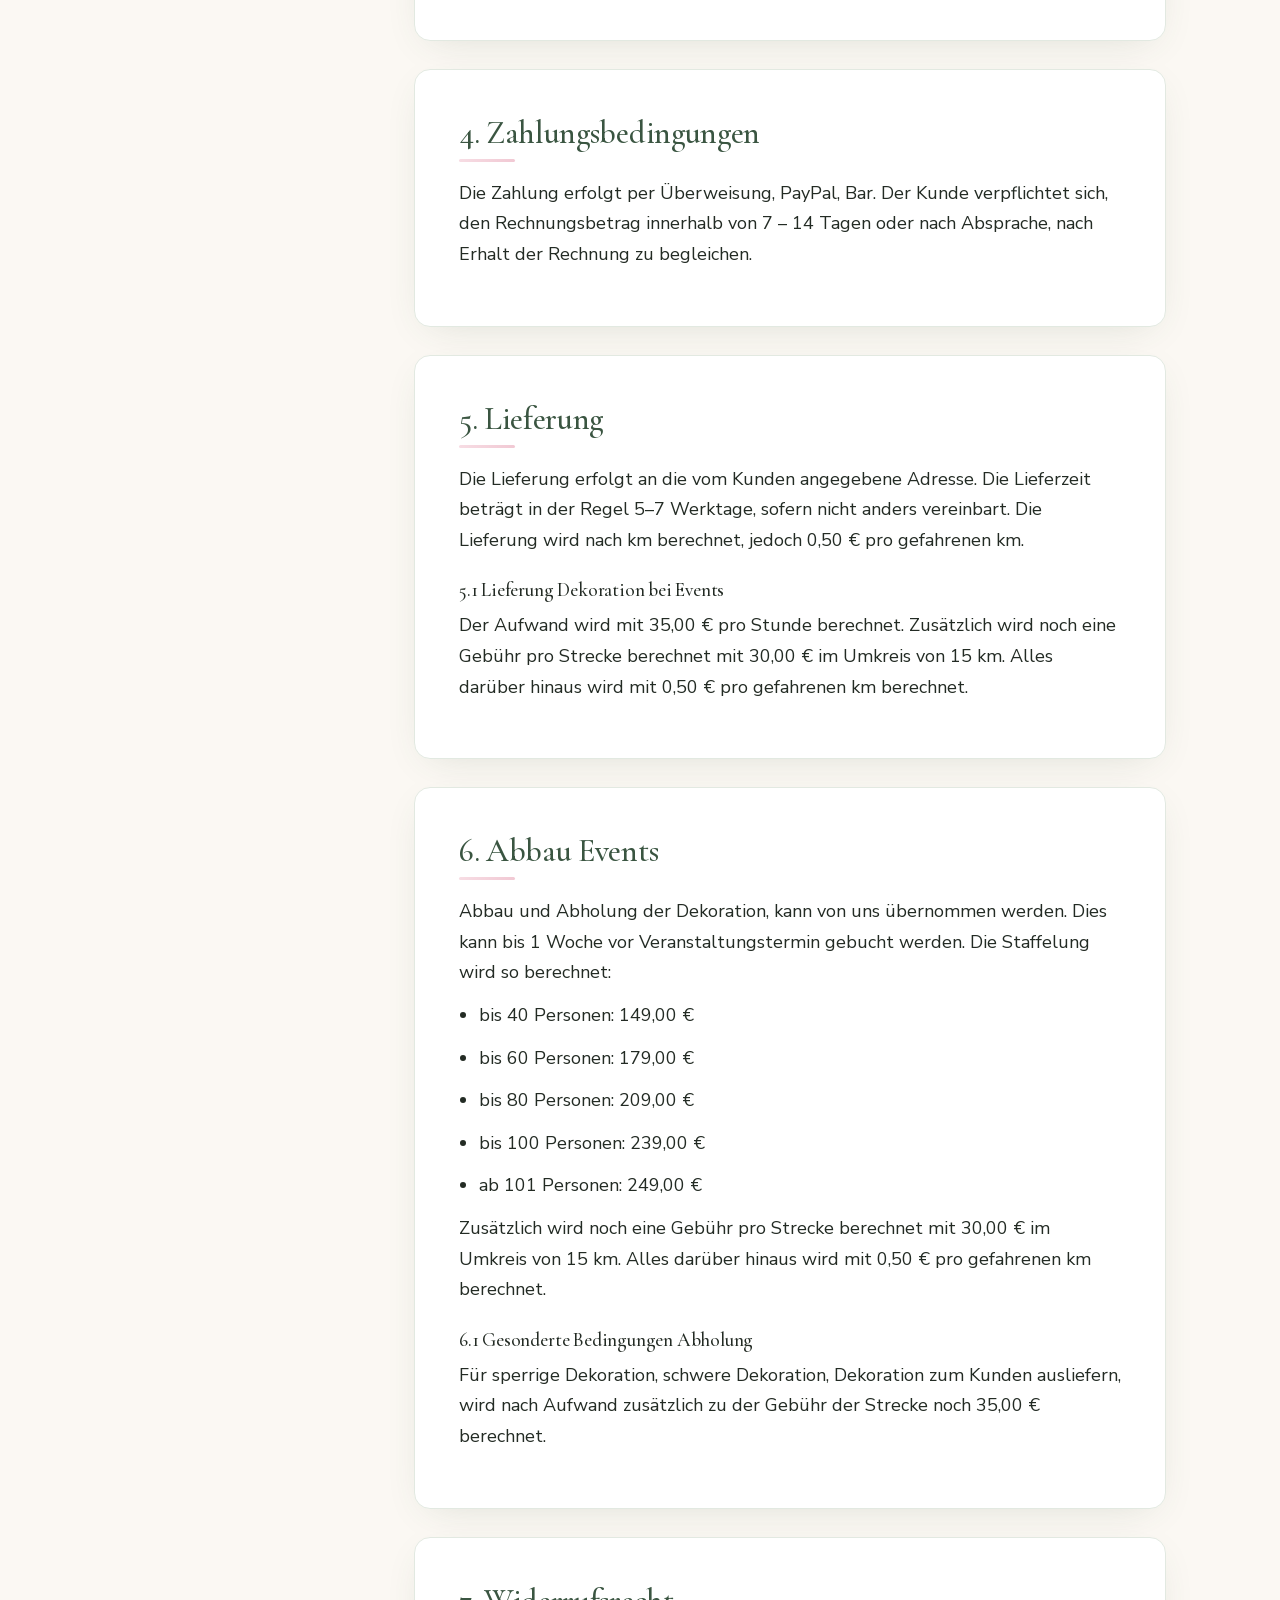
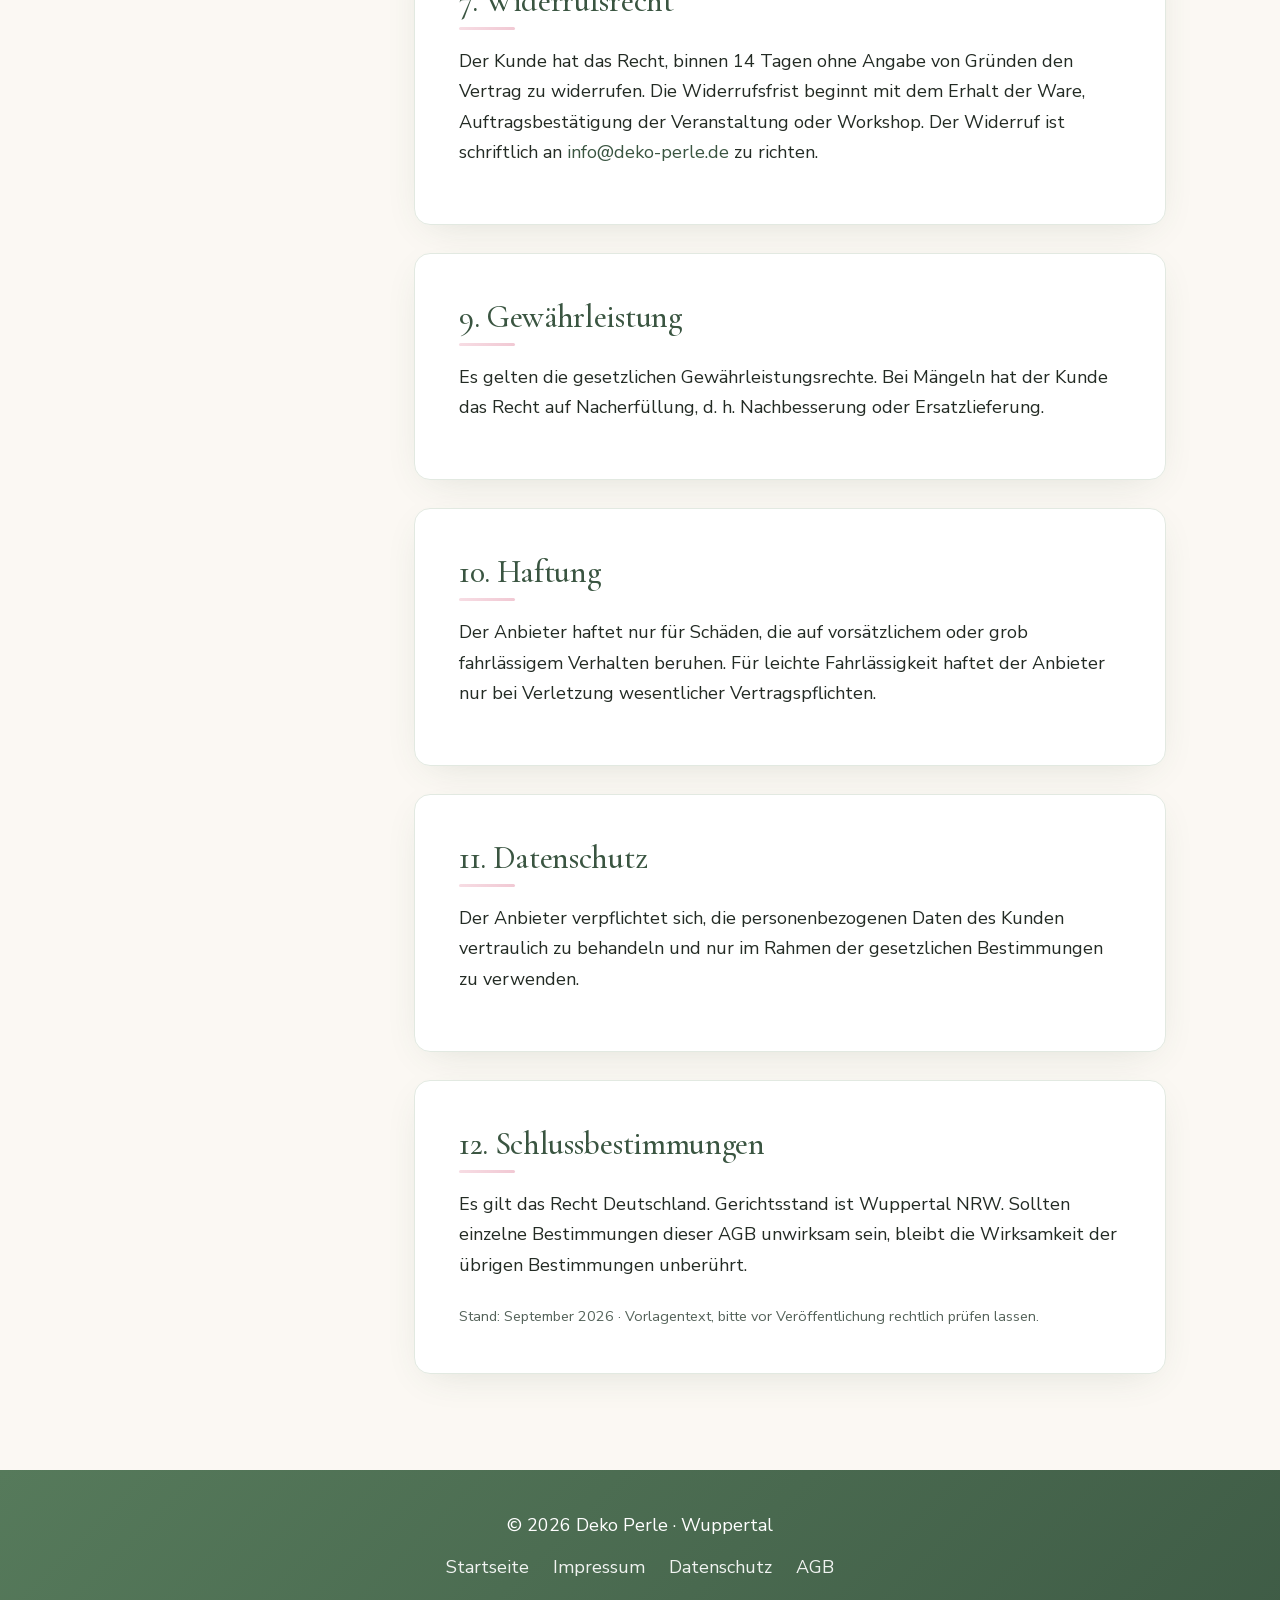
<file: agb.html>
<!doctype html>
<html lang="de">
<head>
<meta charset="UTF-8" />
<meta name="viewport" content="width=device-width, initial-scale=1.0" />
<title>AGB · Deko Perle</title>
<meta name="description" content="Allgemeine Geschäftsbedingungen von Deko Perle – Eventdekoration & Verleih in Wuppertal." />
<link rel="canonical" href="https://www.deko-perle.de/agb.html" />
<meta name="theme-color" content="#fbf8f3" />
<meta property="og:type" content="website" />
<meta property="og:locale" content="de_DE" />
<meta property="og:site_name" content="Deko Perle" />
<meta property="og:title" content="AGB · Deko Perle" />
<meta property="og:description" content="Allgemeine Geschäftsbedingungen von Deko Perle – Eventdekoration, Deko-Verleih und Workshops in Wuppertal." />
<meta property="og:url" content="https://www.deko-perle.de/agb.html" />
<meta property="og:image" content="https://www.deko-perle.de/assets/img/og-image.jpg" />
<meta name="twitter:card" content="summary_large_image" />
<meta name="twitter:title" content="AGB · Deko Perle" />
<meta name="twitter:image" content="https://www.deko-perle.de/assets/img/og-image.jpg" />
<link rel="icon" href="assets/img/favicon-32.png" sizes="32x32" type="image/png" />
<link rel="apple-touch-icon" href="assets/img/apple-touch-icon.png" />
<link rel="preload" href="assets/fonts/nunito-sans-var.woff2" as="font" type="font/woff2" crossorigin />
<link rel="stylesheet" href="assets/fonts/fonts.css" />
<style>
  :root{
    --bg:#fbf8f3;
    --ink:#232b24;
    --muted:#55635a;
    --sage:#8fb492;
    --sage-soft:#dcecdd;
    --sage-deep:#3a5541;
    --rose:#f1c8d3;
    --rose-deep:#a34a63;
    --gold:#d6b27a;
    --card:#ffffff;
    --border:#e2e9e1;
    --radius:1rem;
    --shadow-soft:0 10px 40px -15px rgba(60,90,65,.18);
    --shadow-card:0 4px 20px -8px rgba(40,70,50,.12);
    --grad-hero:linear-gradient(135deg,#e6f0e3 0%,#fbf3ea 50%,#f7dde4 100%);
    --grad-rose:linear-gradient(135deg,#f7dde4,#f1c8d3);
    --grad-footer:linear-gradient(135deg,#567a5b 0%,#3f5c46 100%);
    --grad-sage:linear-gradient(135deg,#567a5b,#3f5c46);
    --transition:all .4s cubic-bezier(.4,0,.2,1);
  }
  *{box-sizing:border-box;margin:0;padding:0}
  html{scroll-behavior:smooth}
  body{
    background:var(--bg);color:var(--ink);
    font-family:'Nunito Sans',system-ui,sans-serif;
    font-size:18px;line-height:1.7;-webkit-font-smoothing:antialiased;
  }
  h1,h2,h3{
    font-family:'Cormorant Garamond',Georgia,serif;
    color:var(--sage-deep);font-weight:500;letter-spacing:-.01em;line-height:1.2;
  }
  a{color:var(--sage-deep);text-decoration:none;transition:var(--transition)}
  a:hover{color:var(--rose-deep)}
  .container{max-width:1100px;margin:0 auto;padding:0 1.5rem}

  header{position:fixed;top:0;left:0;right:0;z-index:50;transition:var(--transition);background:transparent}
  header.scrolled{background:rgba(251,248,243,.88);backdrop-filter:blur(10px);box-shadow:var(--shadow-card)}
  nav{display:flex;align-items:center;justify-content:space-between;padding:1rem 1.5rem;max-width:1200px;margin:0 auto}
  .brand{display:flex;align-items:center;gap:.75rem}
  .brand-mark{width:42px;height:42px;border-radius:50%;background:var(--grad-sage);display:flex;align-items:center;justify-content:center;color:#fff;font-family:'Dancing Script',cursive;font-size:1.5rem;box-shadow:var(--shadow-card)}
  .brand-name{font-family:'Dancing Script',cursive;font-size:1.6rem;color:var(--sage-deep)}
  .back-link{display:inline-flex;align-items:center;gap:.5rem;padding:.65rem 1.25rem;border-radius:999px;background:var(--grad-rose);color:#7a3a4d;font-weight:600;font-size:.95rem;box-shadow:var(--shadow-card)}
  .back-link:hover{box-shadow:var(--shadow-soft);transform:translateY(-1px);color:#7a3a4d}

  .hero{background:var(--grad-hero);padding:9rem 0 4rem;text-align:center;position:relative;overflow:hidden}
  .hero::before,.hero::after{content:"";position:absolute;border-radius:50%;filter:blur(60px);opacity:.55;pointer-events:none}
  .hero::before{width:280px;height:280px;background:var(--rose);top:-60px;left:-80px}
  .hero::after{width:320px;height:320px;background:var(--sage-soft);bottom:-100px;right:-100px}
  .hero .eyebrow{font-family:'Dancing Script',cursive;font-size:1.6rem;color:var(--rose-deep)}
  .hero h1{font-size:clamp(2.4rem,5vw,3.8rem);margin:.25rem 0 1rem}
  .hero p{color:var(--muted);max-width:640px;margin:0 auto}

  main.content{padding:4rem 0 6rem}
  @media(min-width:960px){
    main.content > .container{display:grid;grid-template-columns:260px 1fr;gap:2.5rem;align-items:start}
    aside.toc{position:sticky;top:6rem}
  }

  aside.toc{background:var(--card);border:1px solid var(--border);border-radius:var(--radius);padding:1.5rem;box-shadow:var(--shadow-card);margin-bottom:1.75rem}
  aside.toc h3{font-size:1.1rem;margin-bottom:.75rem;color:var(--ink)}
  aside.toc ol{list-style:none;counter-reset:n;display:grid;gap:.4rem}
  aside.toc li{counter-increment:n;font-size:.95rem}
  aside.toc li::before{content:counter(n,decimal-leading-zero);color:var(--rose-deep);font-weight:700;margin-right:.5rem;font-family:'Cormorant Garamond',serif}
  aside.toc a{color:var(--muted)}
  aside.toc a:hover{color:var(--sage-deep)}

  .articles{display:grid;gap:1.75rem}
  .card{
    background:var(--card);border:1px solid var(--border);border-radius:var(--radius);
    padding:clamp(1.75rem,4vw,2.75rem);box-shadow:var(--shadow-soft);
    scroll-margin-top:6rem;
  }
  .card h2{font-size:clamp(1.5rem,2.8vw,2rem);margin-bottom:1rem;position:relative;padding-bottom:.6rem}
  .card h2::after{content:"";position:absolute;left:0;bottom:0;width:56px;height:3px;border-radius:3px;background:var(--grad-rose)}
  .card h3{font-size:1.2rem;margin:1.5rem 0 .5rem;color:var(--ink)}
  .card p,.card li{margin-bottom:.75rem}
  .card ul,.card ol.list{padding-left:1.25rem}
  .meta{background:var(--sage-soft);border-radius:.75rem;padding:1rem 1.25rem;margin:1rem 0 1.5rem;display:grid;gap:.3rem}
  .meta strong{color:var(--sage-deep)}
  small.note{color:var(--muted);font-size:.9rem;display:block;margin-top:1.5rem}

  .reveal{opacity:0;transform:translateY(24px);transition:opacity .8s ease,transform .8s ease}
  .reveal.is-visible{opacity:1;transform:translateY(0)}

  footer{background:var(--grad-footer);color:#fff;padding:2.5rem 0;text-align:center}
  footer .container{display:flex;flex-direction:column;gap:.75rem;align-items:center}
  footer a{color:#fff;opacity:.92}
  footer a:hover{opacity:1;color:#fff;text-decoration:underline}
  .foot-links{display:flex;gap:1.5rem;flex-wrap:wrap;justify-content:center}

  @media(max-width:640px){
    .brand-name{font-size:1.4rem}
    .back-link{padding:.55rem 1rem;font-size:.85rem}
    .hero{padding:7.5rem 0 3rem}
  }
</style>
<noscript><style>.reveal{opacity:1 !important;transform:none !important}</style></noscript>
</head>
<body>

<header id="site-header">
  <nav aria-label="Hauptnavigation">
    <a class="brand" href="index.html" aria-label="Zurück zur Deko Perle Startseite">
      <img src="assets/logo-perle.png" alt="" width="48" height="48" />
      <span class="brand-name">Deko Perle</span>
    </a>
    <a class="back-link" href="index.html">← Zur Startseite</a>
  </nav>
</header>

<section class="hero">
  <div class="container">
    <span class="eyebrow">Rechtliches</span>
    <h1>Allgemeine Geschäftsbedingungen</h1>
    <p>Bedingungen für Dekorationsleistungen und den Verleih von Dekoartikeln durch Deko Perle.</p>
  </div>
</section>

<main class="content">
  <div class="container">

    <aside class="toc reveal" aria-label="Inhaltsverzeichnis">
      <h3>Inhalt</h3>
      <ol>
        <li><a href="#geltung">Geltungsbereich</a></li>
        <li><a href="#vertrag">Vertragsabschluss</a></li>
        <li><a href="#preise">Preise</a></li>
        <li><a href="#zahlung">Zahlungsbedingungen</a></li>
        <li><a href="#lieferung">Lieferung</a></li>
        <li><a href="#abbau">Abbau Events</a></li>
        <li><a href="#widerruf">Widerrufsrecht</a></li>
        <li><a href="#gewaehrleistung">Gewährleistung</a></li>
        <li><a href="#haftung">Haftung</a></li>
        <li><a href="#datenschutz">Datenschutz</a></li>
        <li><a href="#schluss">Schlussbestimmungen</a></li>
      </ol>
    </aside>

    <div class="articles">

      <article class="card reveal" id="geltung">
        <h2>1. Geltungsbereich</h2>
        <p>Diese Allgemeinen Geschäftsbedingungen gelten für alle Verträge, die zwischen Deko Perle und dir als Kunden über die Webseite www.deko-perle.de oder andere Kommunikationswege abgeschlossen werden.</p>
      </article>

      <article class="card reveal" id="vertrag">
        <h2>2. Vertragsabschluss</h2>
        <p>Der Vertrag kommt zustande, wenn du als Kunde das Angebot von Deko Perle annimmst. Dies kann durch eine Bestellung über die Webseite oder durch eine schriftliche Anfrage geschehen.</p>
      </article>

      <article class="card reveal" id="preise">
        <h2>3. Preise</h2>
        <p>Als Kleinunternehmer im Sinne von § 19 Abs. 1 UStG wird Umsatzsteuer nicht berechnet. Alle Preise werden in Euro € ausgezeichnet.</p>
        <p><strong>3.1</strong> Solltest du ein Workshop buchen, dann wird der Betrag 7 – 14 Tage vor dem Termin bezahlt. Solltest du verhindert sein zu kommen, werden wir den Termin nachholen, eine Auszahlung ist nicht möglich oder nach Absprache.</p>
        <p><strong>3.2</strong> Bei größeren Events wie Hochzeiten, JGA, Jubiläen, Firmenevents, Geburtstage etc. wird nach Vertragsabschluss eine Anzahlung von 30 % fällig. Der Restbetrag nach Erhalt der Rechnung und wird binnen 7 Tage fällig.</p>
        <p><strong>3.3</strong> Das erste Gespräch von 30 Minuten zum Austausch wird nicht berechnet. Anschließend wird das Angebot, ein Termin für einen Mustertischtermin mit 50,00 € berechnet. Da der Aufwand für Moodboard, Recherchen und unter anderem mit vorheriger Besichtigung des Ortes (Location) zu berücksichtigen ist.</p>
      </article>

      <article class="card reveal" id="zahlung">
        <h2>4. Zahlungsbedingungen</h2>
        <p>Die Zahlung erfolgt per Überweisung, PayPal, Bar. Der Kunde verpflichtet sich, den Rechnungsbetrag innerhalb von 7 – 14 Tagen oder nach Absprache, nach Erhalt der Rechnung zu begleichen.</p>
      </article>

      <article class="card reveal" id="lieferung">
        <h2>5. Lieferung</h2>
        <p>Die Lieferung erfolgt an die vom Kunden angegebene Adresse. Die Lieferzeit beträgt in der Regel 5–7 Werktage, sofern nicht anders vereinbart. Die Lieferung wird nach km berechnet, jedoch 0,50 € pro gefahrenen km.</p>
        <h3>5.1 Lieferung Dekoration bei Events</h3>
        <p>Der Aufwand wird mit 35,00 € pro Stunde berechnet. Zusätzlich wird noch eine Gebühr pro Strecke berechnet mit 30,00 € im Umkreis von 15 km. Alles darüber hinaus wird mit 0,50 € pro gefahrenen km berechnet.</p>
      </article>

      <article class="card reveal" id="abbau">
        <h2>6. Abbau Events</h2>
        <p>Abbau und Abholung der Dekoration, kann von uns übernommen werden. Dies kann bis 1 Woche vor Veranstaltungstermin gebucht werden. Die Staffelung wird so berechnet:</p>
        <ul>
          <li>bis 40 Personen: 149,00 €</li>
          <li>bis 60 Personen: 179,00 €</li>
          <li>bis 80 Personen: 209,00 €</li>
          <li>bis 100 Personen: 239,00 €</li>
          <li>ab 101 Personen: 249,00 €</li>
        </ul>
        <p>Zusätzlich wird noch eine Gebühr pro Strecke berechnet mit 30,00 € im Umkreis von 15 km. Alles darüber hinaus wird mit 0,50 € pro gefahrenen km berechnet.</p>
        <h3>6.1 Gesonderte Bedingungen Abholung</h3>
        <p>Für sperrige Dekoration, schwere Dekoration, Dekoration zum Kunden ausliefern, wird nach Aufwand zusätzlich zu der Gebühr der Strecke noch 35,00 € berechnet.</p>
      </article>

      <article class="card reveal" id="widerruf">
        <h2>7. Widerrufsrecht</h2>
        <p>Der Kunde hat das Recht, binnen 14 Tagen ohne Angabe von Gründen den Vertrag zu widerrufen. Die Widerrufsfrist beginnt mit dem Erhalt der Ware, Auftragsbestätigung der Veranstaltung oder Workshop. Der Widerruf ist schriftlich an <a href="mailto:info@deko-perle.de">info@deko-perle.de</a> zu richten.</p>
      </article>

      <article class="card reveal" id="gewaehrleistung">
        <h2>9. Gewährleistung</h2>
        <p>Es gelten die gesetzlichen Gewährleistungsrechte. Bei Mängeln hat der Kunde das Recht auf Nacherfüllung, d. h. Nachbesserung oder Ersatzlieferung.</p>
      </article>

      <article class="card reveal" id="haftung">
        <h2>10. Haftung</h2>
        <p>Der Anbieter haftet nur für Schäden, die auf vorsätzlichem oder grob fahrlässigem Verhalten beruhen. Für leichte Fahrlässigkeit haftet der Anbieter nur bei Verletzung wesentlicher Vertragspflichten.</p>
      </article>

      <article class="card reveal" id="datenschutz">
        <h2>11. Datenschutz</h2>
        <p>Der Anbieter verpflichtet sich, die personenbezogenen Daten des Kunden vertraulich zu behandeln und nur im Rahmen der gesetzlichen Bestimmungen zu verwenden.</p>
      </article>

      <article class="card reveal" id="schluss">
        <h2>12. Schlussbestimmungen</h2>
        <p>Es gilt das Recht Deutschland. Gerichtsstand ist Wuppertal NRW. Sollten einzelne Bestimmungen dieser AGB unwirksam sein, bleibt die Wirksamkeit der übrigen Bestimmungen unberührt.</p>
        <small class="note">Stand: September 2026 · Vorlagentext, bitte vor Veröffentlichung rechtlich prüfen lassen.</small>
      </article>

    </div>
  </div>
</main>

<footer>
  <div class="container">
    <p>© <span id="year">2026</span> Deko Perle · Wuppertal</p>
    <div class="foot-links">
      <a href="index.html">Startseite</a>
      <a href="impressum.html">Impressum</a>
      <a href="datenschutz.html">Datenschutz</a>
      <a href="agb.html">AGB</a>
    </div>
  </div>
</footer>

<script>
  const header = document.getElementById('site-header');
  const onScroll = () => header.classList.toggle('scrolled', window.scrollY > 20);
  window.addEventListener('scroll', onScroll, {passive:true});
  onScroll();

  document.getElementById('year').textContent = new Date().getFullYear();

  const reveals = document.querySelectorAll('.reveal');
  if ('IntersectionObserver' in window) {
    const io = new IntersectionObserver((entries) => {
      entries.forEach(e => {
        if (e.isIntersecting) {
          e.target.classList.add('is-visible');
          io.unobserve(e.target);
        }
      });
    }, {threshold:.12});
    reveals.forEach(el => io.observe(el));
  } else {
    reveals.forEach(el => el.classList.add('is-visible'));
  }

  document.querySelectorAll('aside.toc a').forEach(a => {
    a.addEventListener('click', () => {
      const id = a.getAttribute('href').slice(1);
      const target = document.getElementById(id);
      if (target) {
        target.style.transition = 'box-shadow .6s ease';
        target.style.boxShadow = '0 0 0 3px rgba(217,155,173,.45), var(--shadow-soft)';
        setTimeout(() => target.style.boxShadow = '', 1200);
      }
    });
  });
</script>
</body>
</html>
</file>
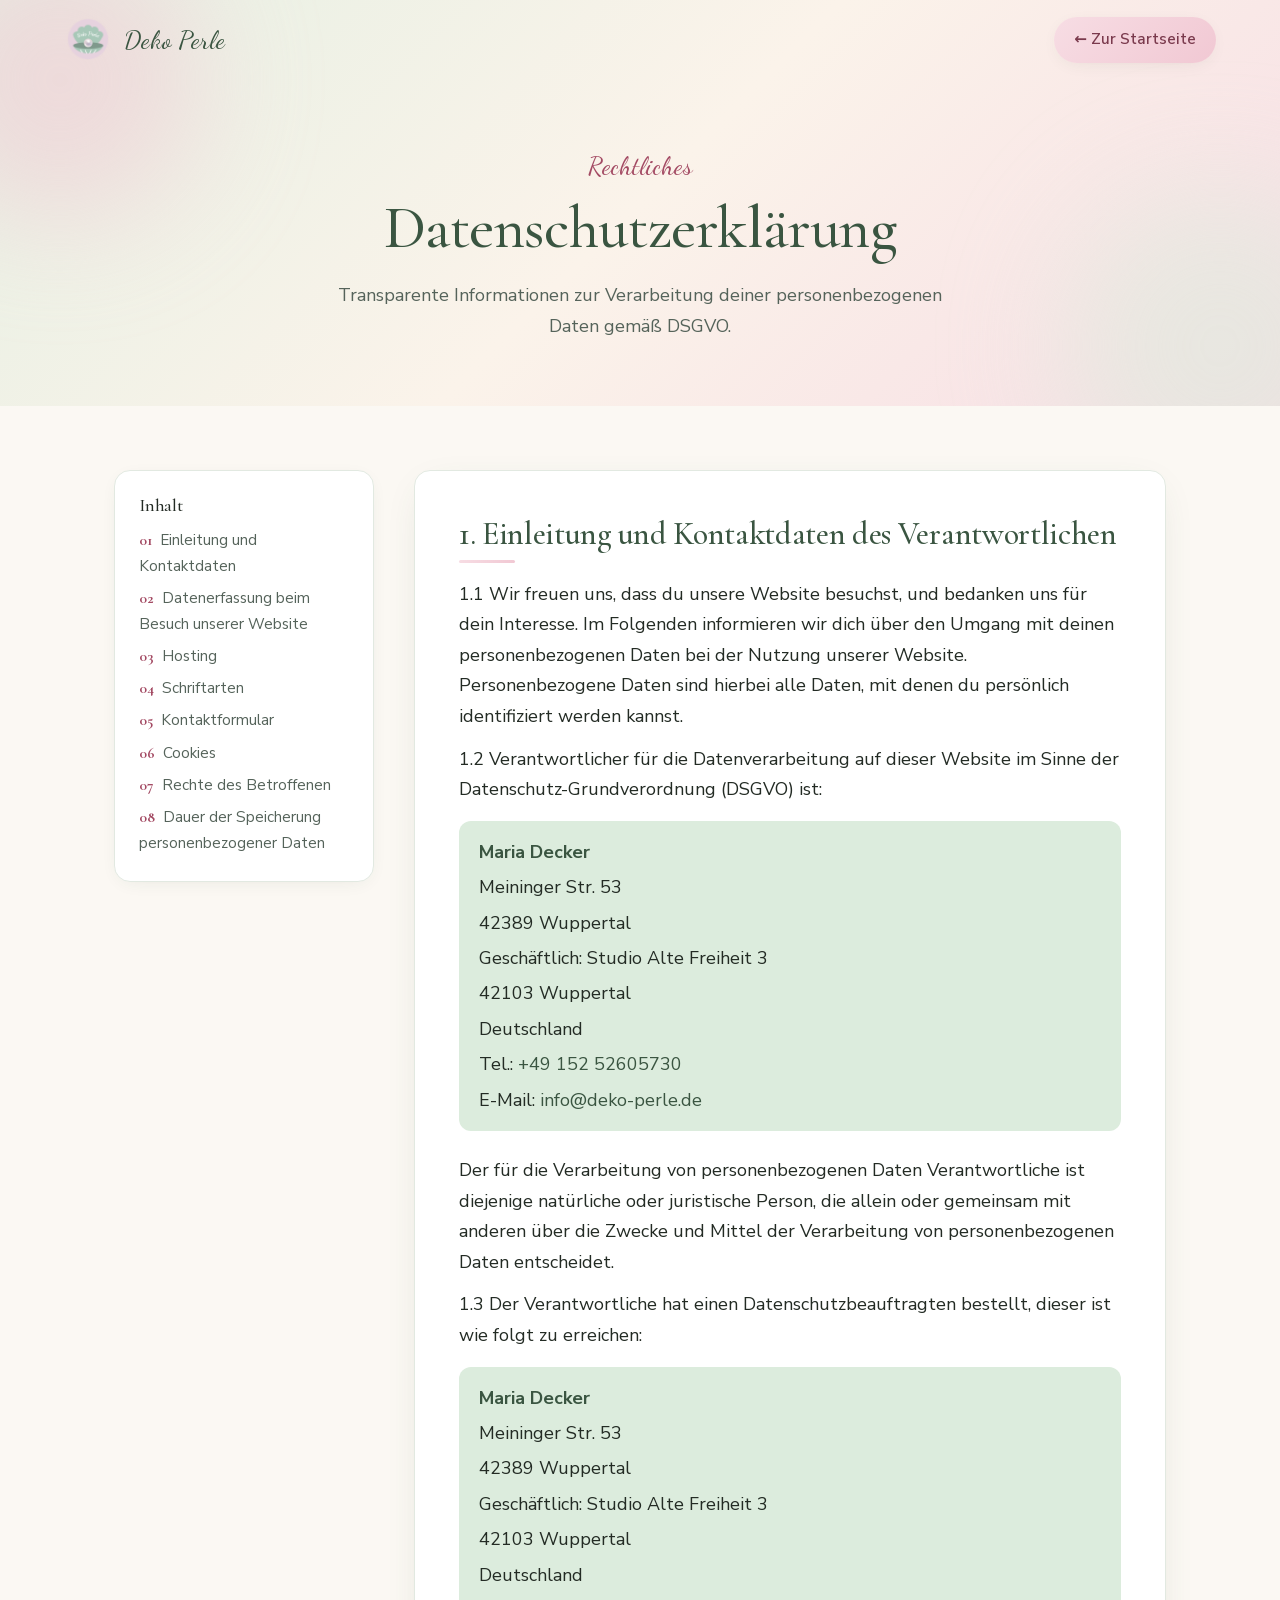
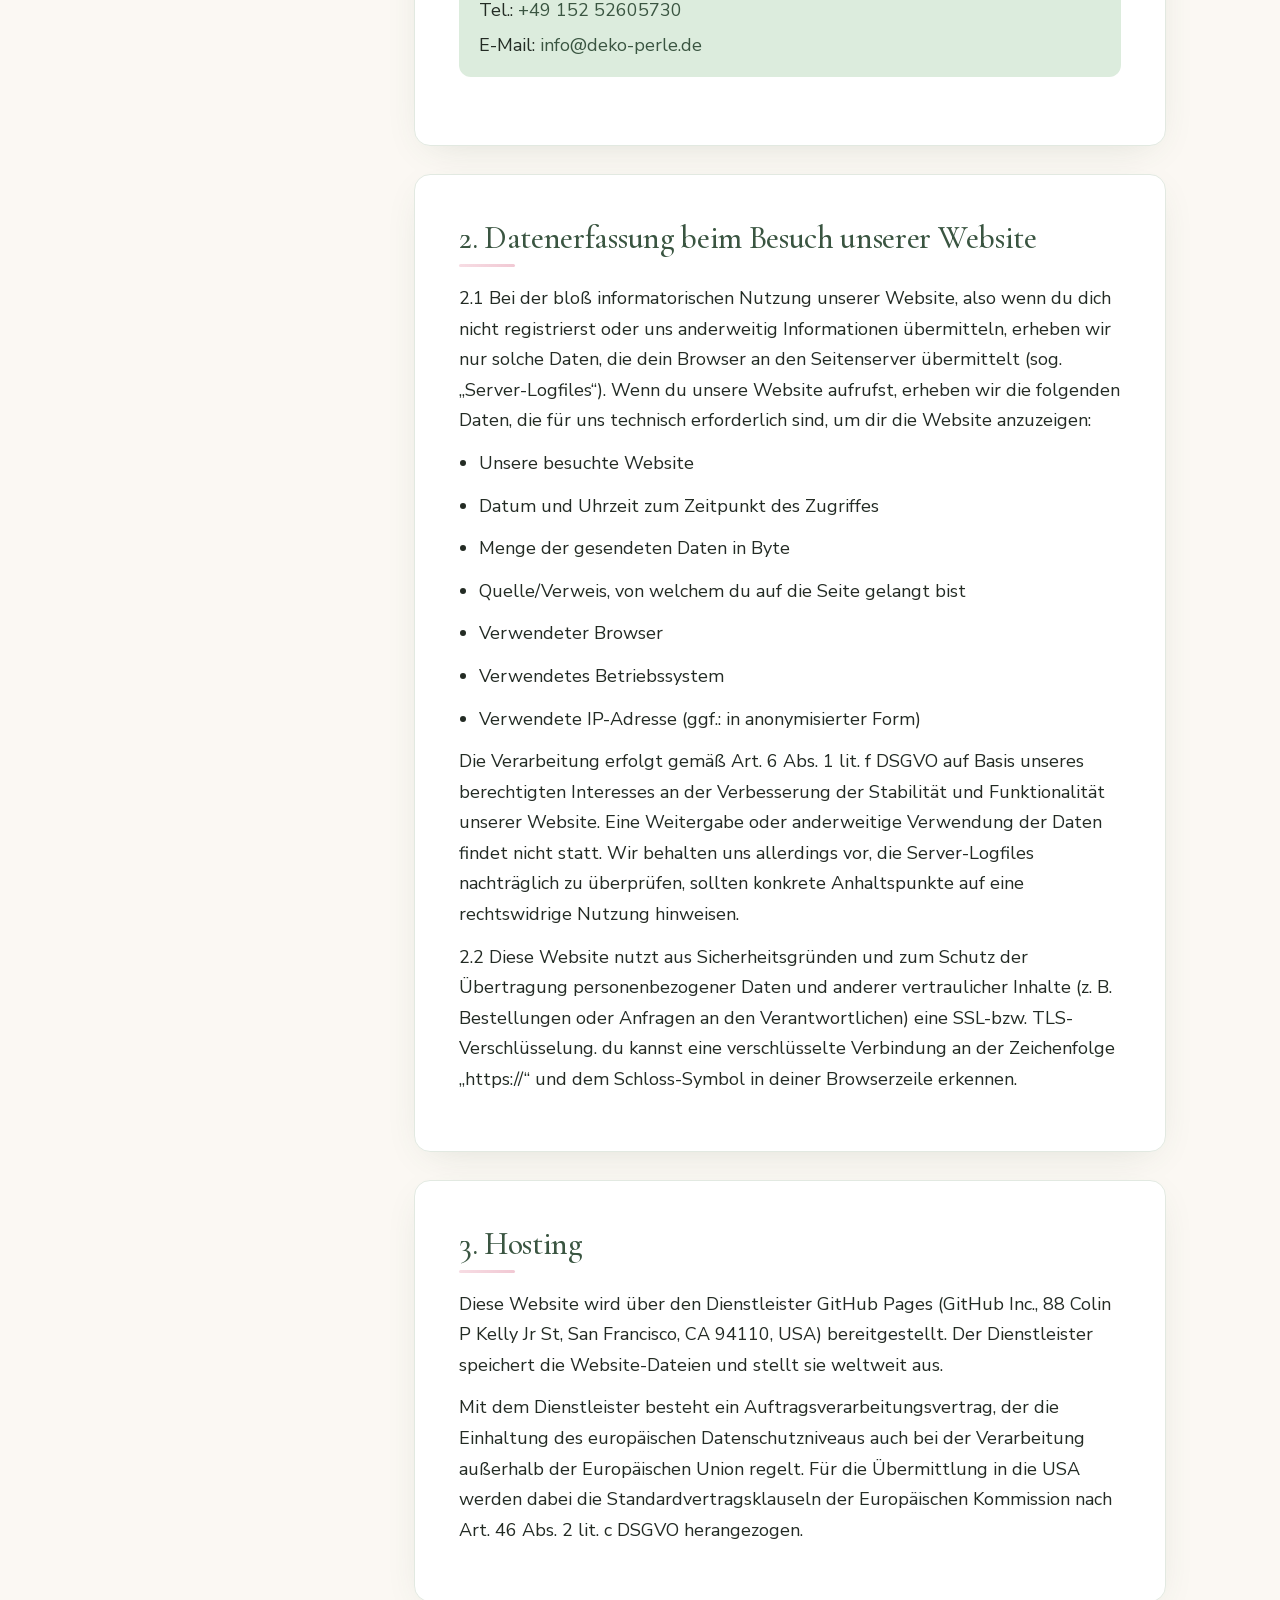
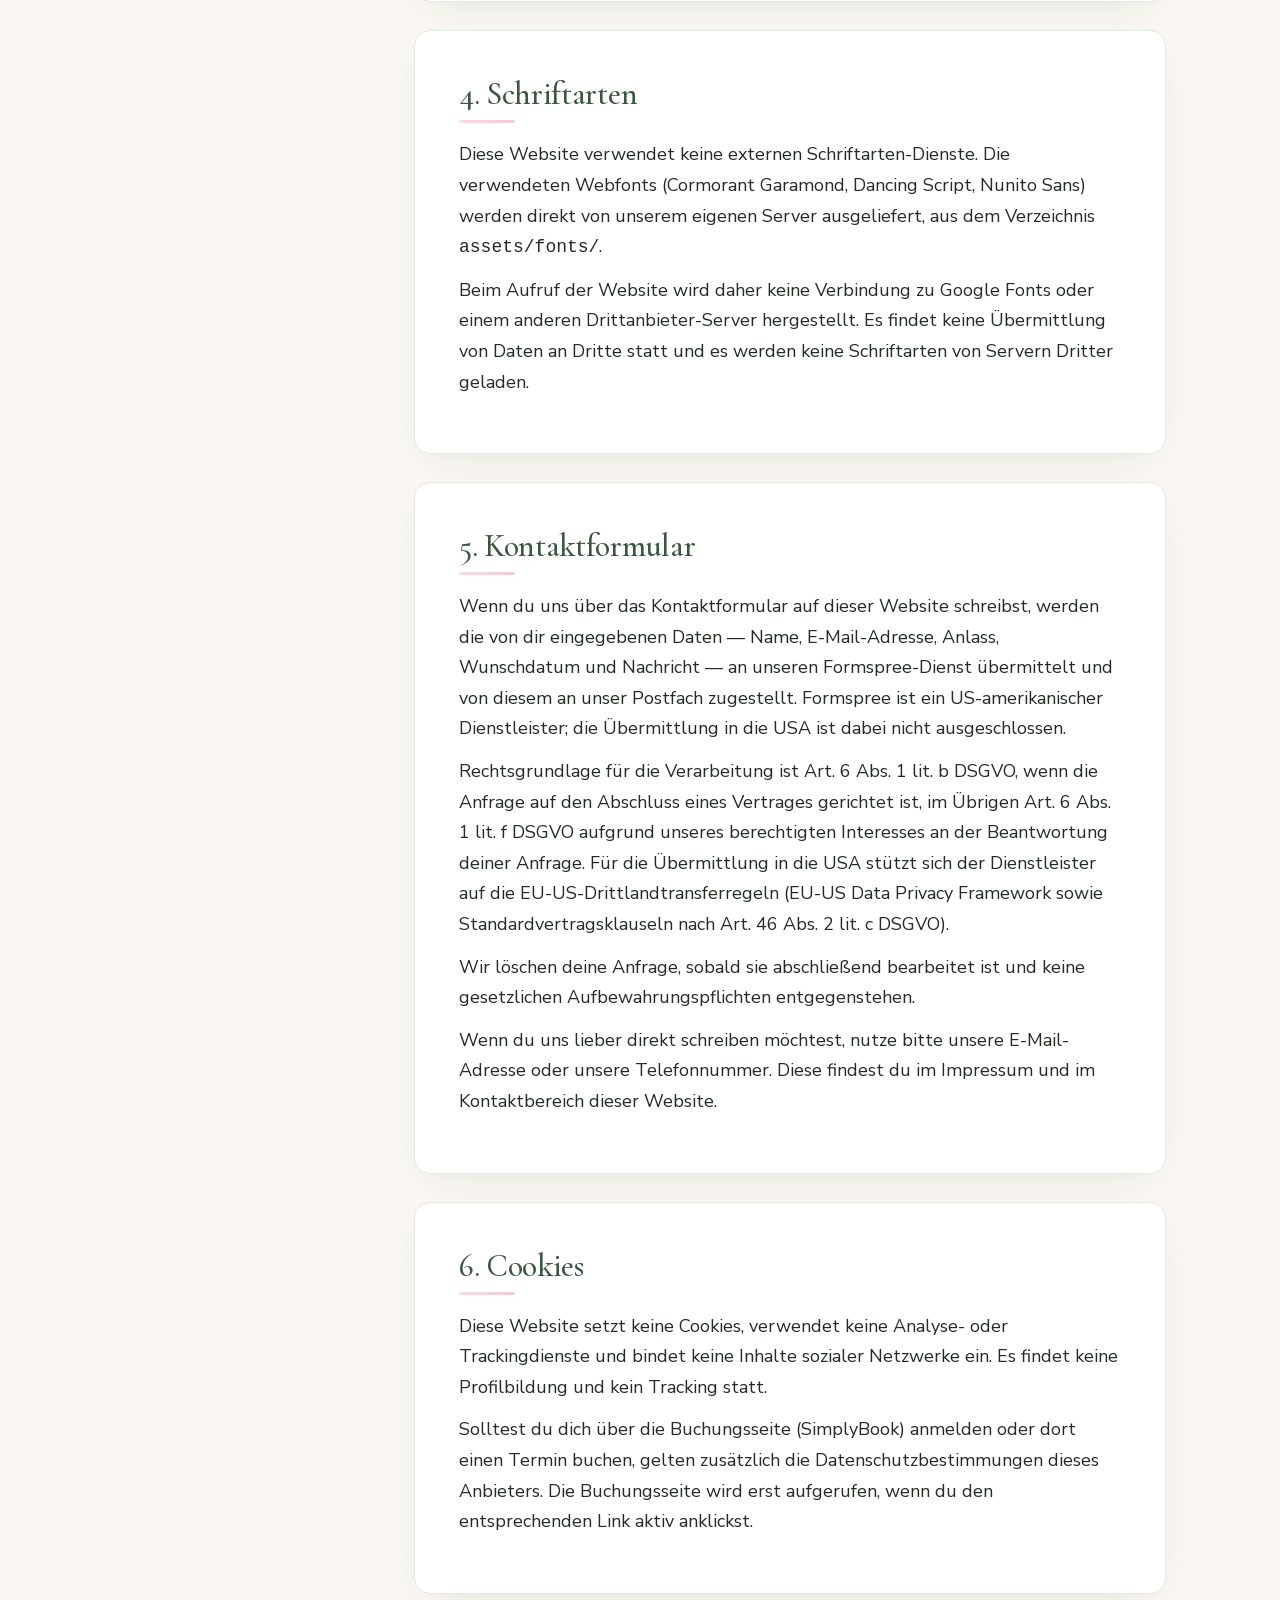
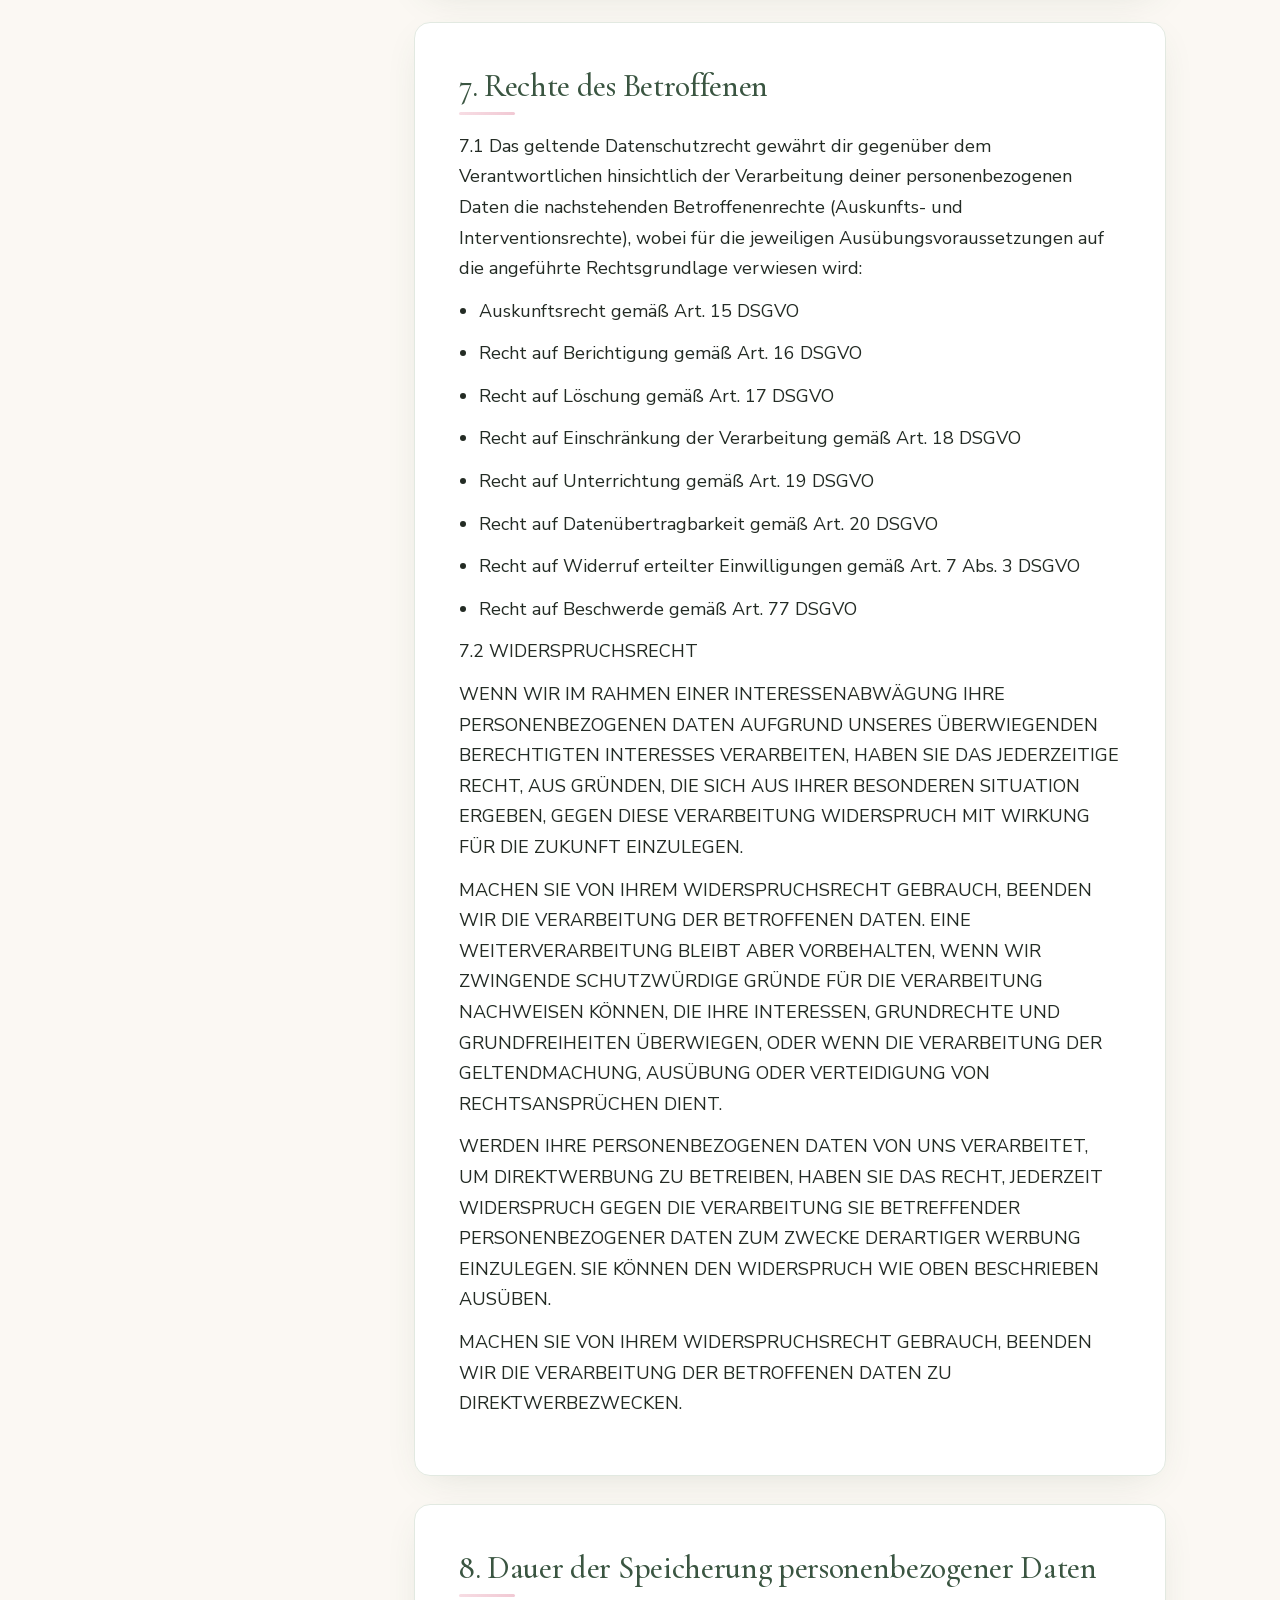
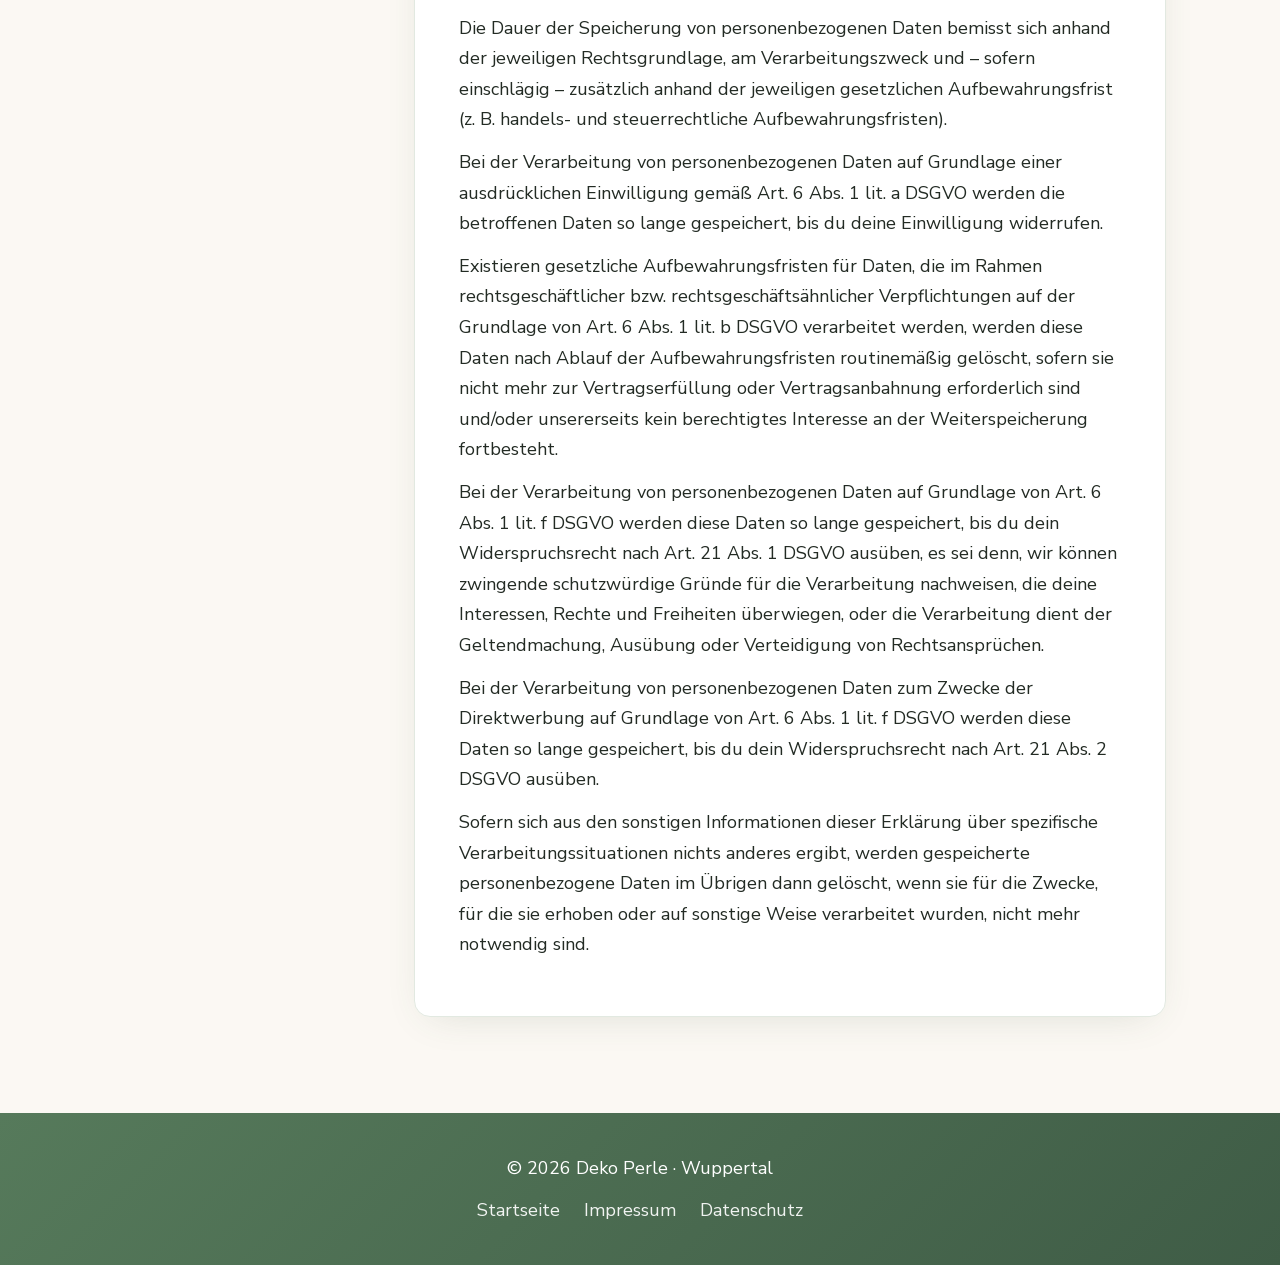
<file: datenschutz.html>
<!doctype html>
<html lang="de">
<head>
<meta charset="UTF-8" />
<meta name="viewport" content="width=device-width, initial-scale=1.0" />
<title>Datenschutzerklärung · Deko Perle</title>
<meta name="description" content="Datenschutzerklärung von Deko Perle – Informationen zur Verarbeitung personenbezogener Daten gemäß DSGVO." />
<link rel="canonical" href="https://www.deko-perle.de/datenschutz.html" />
<meta name="theme-color" content="#fbf8f3" />
<meta property="og:type" content="website" />
<meta property="og:locale" content="de_DE" />
<meta property="og:site_name" content="Deko Perle" />
<meta property="og:title" content="Datenschutzerklärung · Deko Perle" />
<meta property="og:description" content="Wie Deko Perle mit deinen personenbezogenen Daten umgeht – Hosting, Kontaktformular, Cookies und deine Rechte nach DSGVO." />
<meta property="og:url" content="https://www.deko-perle.de/datenschutz.html" />
<meta property="og:image" content="https://www.deko-perle.de/assets/img/og-image.jpg" />
<meta name="twitter:card" content="summary_large_image" />
<meta name="twitter:title" content="Datenschutzerklärung · Deko Perle" />
<meta name="twitter:image" content="https://www.deko-perle.de/assets/img/og-image.jpg" />
<link rel="icon" href="assets/img/favicon-32.png" sizes="32x32" type="image/png" />
<link rel="apple-touch-icon" href="assets/img/apple-touch-icon.png" />
<link rel="preload" href="assets/fonts/nunito-sans-var.woff2" as="font" type="font/woff2" crossorigin />
<link rel="stylesheet" href="assets/fonts/fonts.css" />
<style>
  :root{
    --bg:#fbf8f3;
    --ink:#232b24;
    --muted:#55635a;
    --sage:#8fb492;
    --sage-soft:#dcecdd;
    --sage-deep:#3a5541;
    --rose:#f1c8d3;
    --rose-deep:#a34a63;
    --gold:#d6b27a;
    --card:#ffffff;
    --border:#e2e9e1;
    --radius:1rem;
    --shadow-soft:0 10px 40px -15px rgba(60,90,65,.18);
    --shadow-card:0 4px 20px -8px rgba(40,70,50,.12);
    --grad-hero:linear-gradient(135deg,#e6f0e3 0%,#fbf3ea 50%,#f7dde4 100%);
    --grad-rose:linear-gradient(135deg,#f7dde4,#f1c8d3);
    --grad-footer:linear-gradient(135deg,#567a5b 0%,#3f5c46 100%);
    --grad-sage:linear-gradient(135deg,#567a5b,#3f5c46);
    --transition:all .4s cubic-bezier(.4,0,.2,1);
  }
  *{box-sizing:border-box;margin:0;padding:0}
  html{scroll-behavior:smooth}
  body{
    background:var(--bg);color:var(--ink);
    font-family:'Nunito Sans',system-ui,sans-serif;
    font-size:18px;line-height:1.7;-webkit-font-smoothing:antialiased;
  }
  h1,h2,h3{
    font-family:'Cormorant Garamond',Georgia,serif;
    color:var(--sage-deep);font-weight:500;letter-spacing:-.01em;line-height:1.2;
  }
  a{color:var(--sage-deep);text-decoration:none;transition:var(--transition)}
  a:hover{color:var(--rose-deep)}
  .container{max-width:1100px;margin:0 auto;padding:0 1.5rem}

  header{position:fixed;top:0;left:0;right:0;z-index:50;transition:var(--transition);background:transparent}
  header.scrolled{background:rgba(251,248,243,.88);backdrop-filter:blur(10px);box-shadow:var(--shadow-card)}
  nav{display:flex;align-items:center;justify-content:space-between;padding:1rem 1.5rem;max-width:1200px;margin:0 auto}
  .brand{display:flex;align-items:center;gap:.75rem}
  .brand-mark{width:42px;height:42px;border-radius:50%;background:var(--grad-sage);display:flex;align-items:center;justify-content:center;color:#fff;font-family:'Dancing Script',cursive;font-size:1.5rem;box-shadow:var(--shadow-card)}
  .brand-name{font-family:'Dancing Script',cursive;font-size:1.6rem;color:var(--sage-deep)}
  .back-link{display:inline-flex;align-items:center;gap:.5rem;padding:.65rem 1.25rem;border-radius:999px;background:var(--grad-rose);color:#7a3a4d;font-weight:600;font-size:.95rem;box-shadow:var(--shadow-card)}
  .back-link:hover{box-shadow:var(--shadow-soft);transform:translateY(-1px);color:#7a3a4d}

  .hero{background:var(--grad-hero);padding:9rem 0 4rem;text-align:center;position:relative;overflow:hidden}
  .hero::before,.hero::after{content:"";position:absolute;border-radius:50%;filter:blur(60px);opacity:.55;pointer-events:none}
  .hero::before{width:280px;height:280px;background:var(--rose);top:-60px;left:-80px}
  .hero::after{width:320px;height:320px;background:var(--sage-soft);bottom:-100px;right:-100px}
  .hero .eyebrow{font-family:'Dancing Script',cursive;font-size:1.6rem;color:var(--rose-deep)}
  .hero h1{font-size:clamp(2.4rem,5vw,3.8rem);margin:.25rem 0 1rem}
  .hero p{color:var(--muted);max-width:640px;margin:0 auto}

  main.content{padding:4rem 0 6rem;display:grid;gap:2rem;grid-template-columns:1fr;}
  @media(min-width:960px){
    main.content > .container{display:grid;grid-template-columns:260px 1fr;gap:2.5rem;align-items:start}
    aside.toc{position:sticky;top:6rem}
  }

  aside.toc{
    background:var(--card);border:1px solid var(--border);border-radius:var(--radius);
    padding:1.5rem;box-shadow:var(--shadow-card);
  }
  aside.toc h3{font-size:1.1rem;margin-bottom:.75rem;color:var(--ink)}
  aside.toc ol{list-style:none;counter-reset:n;display:grid;gap:.4rem}
  aside.toc li{counter-increment:n;font-size:.95rem}
  aside.toc li::before{
    content:counter(n,decimal-leading-zero);
    color:var(--rose-deep);font-weight:700;margin-right:.5rem;font-family:'Cormorant Garamond',serif;
  }
  aside.toc a{color:var(--muted)}
  aside.toc a:hover{color:var(--sage-deep)}

  .articles{display:grid;gap:1.75rem}
  .card{
    background:var(--card);border:1px solid var(--border);border-radius:var(--radius);
    padding:clamp(1.75rem,4vw,2.75rem);box-shadow:var(--shadow-soft);
    scroll-margin-top:6rem;
  }
  .card h2{font-size:clamp(1.5rem,2.8vw,2rem);margin-bottom:1rem;position:relative;padding-bottom:.6rem}
  .card h2::after{content:"";position:absolute;left:0;bottom:0;width:56px;height:3px;border-radius:3px;background:var(--grad-rose)}
  .card h3{font-size:1.2rem;margin:1.5rem 0 .5rem;color:var(--ink)}
  .card p,.card li{margin-bottom:.75rem}
  .card ul{padding-left:1.25rem}
  .meta{background:var(--sage-soft);border-radius:.75rem;padding:1rem 1.25rem;margin:1rem 0 1.5rem;display:grid;gap:.3rem}
  .meta strong{color:var(--sage-deep)}
  small.note{color:var(--muted);font-size:.9rem;display:block;margin-top:1.5rem}

  .reveal{opacity:0;transform:translateY(24px);transition:opacity .8s ease,transform .8s ease}
  .reveal.is-visible{opacity:1;transform:translateY(0)}

  footer{background:var(--grad-footer);color:#fff;padding:2.5rem 0;text-align:center}
  footer .container{display:flex;flex-direction:column;gap:.75rem;align-items:center}
  footer a{color:#fff;opacity:.92}
  footer a:hover{opacity:1;color:#fff;text-decoration:underline}
  .foot-links{display:flex;gap:1.5rem;flex-wrap:wrap;justify-content:center}

  @media(max-width:640px){
    .brand-name{font-size:1.4rem}
    .back-link{padding:.55rem 1rem;font-size:.85rem}
    .hero{padding:7.5rem 0 3rem}
  }
</style>
<noscript><style>.reveal{opacity:1 !important;transform:none !important}</style></noscript>
</head>
<body>

<header id="site-header">
  <nav aria-label="Hauptnavigation">
    <a class="brand" href="index.html" aria-label="Zurück zur Deko Perle Startseite">
      <img src="assets/logo-perle.png" alt="" width="48" height="48" />
      <span class="brand-name">Deko Perle</span>
    </a>
    <a class="back-link" href="index.html">← Zur Startseite</a>
  </nav>
</header>

<section class="hero">
  <div class="container">
    <span class="eyebrow">Rechtliches</span>
    <h1>Datenschutzerklärung</h1>
    <p>Transparente Informationen zur Verarbeitung deiner personenbezogenen Daten gemäß DSGVO.</p>
  </div>
</section>

<main class="content">
  <div class="container">

    <aside class="toc reveal" aria-label="Inhaltsverzeichnis">
      <h3>Inhalt</h3>
      <ol>
        <li><a href="#einleitung">Einleitung und Kontaktdaten</a></li>
        <li><a href="#datenerfassung">Datenerfassung beim Besuch unserer Website</a></li>
        <li><a href="#hosting">Hosting</a></li>
        <li><a href="#schriften">Schriftarten</a></li>
        <li><a href="#kontaktformular">Kontaktformular</a></li>
        <li><a href="#cookies">Cookies</a></li>
        <li><a href="#rechte">Rechte des Betroffenen</a></li>
        <li><a href="#dauer">Dauer der Speicherung personenbezogener Daten</a></li>
      </ol>
    </aside>

    <div class="articles">

      <article class="card reveal" id="einleitung">
        <h2>1. Einleitung und Kontaktdaten des Verantwortlichen</h2>
        <p>1.1 Wir freuen uns, dass du unsere Website besuchst, und bedanken uns für dein Interesse. Im Folgenden informieren wir dich über den Umgang mit deinen personenbezogenen Daten bei der Nutzung unserer Website. Personenbezogene Daten sind hierbei alle Daten, mit denen du persönlich identifiziert werden kannst.</p>
        <p>1.2 Verantwortlicher für die Datenverarbeitung auf dieser Website im Sinne der Datenschutz-Grundverordnung (DSGVO) ist:</p>
        <div class="meta">
          <span><strong>Maria Decker</strong></span>
          <span>Meininger Str. 53</span>
          <span>42389 Wuppertal</span>
          <span>Geschäftlich: Studio Alte Freiheit 3</span>
          <span>42103 Wuppertal</span>
          <span>Deutschland</span>
          <span>Tel.: <a href="tel:+4915252605730">+49 152 52605730</a></span>
          <span>E-Mail: <a href="mailto:info@deko-perle.de">info@deko-perle.de</a></span>
        </div>
        <p>Der für die Verarbeitung von personenbezogenen Daten Verantwortliche ist diejenige natürliche oder juristische Person, die allein oder gemeinsam mit anderen über die Zwecke und Mittel der Verarbeitung von personenbezogenen Daten entscheidet.</p>
        <p>1.3 Der Verantwortliche hat einen Datenschutzbeauftragten bestellt, dieser ist wie folgt zu erreichen:</p>
        <div class="meta">
          <span><strong>Maria Decker</strong></span>
          <span>Meininger Str. 53</span>
          <span>42389 Wuppertal</span>
          <span>Geschäftlich: Studio Alte Freiheit 3</span>
          <span>42103 Wuppertal</span>
          <span>Deutschland</span>
          <span>Tel.: <a href="tel:+4915252605730">+49 152 52605730</a></span>
          <span>E-Mail: <a href="mailto:info@deko-perle.de">info@deko-perle.de</a></span>
        </div>
      </article>

      <article class="card reveal" id="datenerfassung">
        <h2>2. Datenerfassung beim Besuch unserer Website</h2>
        <p>2.1 Bei der bloß informatorischen Nutzung unserer Website, also wenn du dich nicht registrierst oder uns anderweitig Informationen übermitteln, erheben wir nur solche Daten, die dein Browser an den Seitenserver übermittelt (sog. „Server-Logfiles“). Wenn du unsere Website aufrufst, erheben wir die folgenden Daten, die für uns technisch erforderlich sind, um dir die Website anzuzeigen:</p>
        <ul>
          <li>Unsere besuchte Website</li>
          <li>Datum und Uhrzeit zum Zeitpunkt des Zugriffes</li>
          <li>Menge der gesendeten Daten in Byte</li>
          <li>Quelle/Verweis, von welchem du auf die Seite gelangt bist</li>
          <li>Verwendeter Browser</li>
          <li>Verwendetes Betriebssystem</li>
          <li>Verwendete IP-Adresse (ggf.: in anonymisierter Form)</li>
        </ul>
        <p>Die Verarbeitung erfolgt gemäß Art. 6 Abs. 1 lit. f DSGVO auf Basis unseres berechtigten Interesses an der Verbesserung der Stabilität und Funktionalität unserer Website. Eine Weitergabe oder anderweitige Verwendung der Daten findet nicht statt. Wir behalten uns allerdings vor, die Server-Logfiles nachträglich zu überprüfen, sollten konkrete Anhaltspunkte auf eine rechtswidrige Nutzung hinweisen.</p>
        <p>2.2 Diese Website nutzt aus Sicherheitsgründen und zum Schutz der Übertragung personenbezogener Daten und anderer vertraulicher Inhalte (z. B. Bestellungen oder Anfragen an den Verantwortlichen) eine SSL-bzw. TLS-Verschlüsselung. du kannst eine verschlüsselte Verbindung an der Zeichenfolge „https://“ und dem Schloss-Symbol in deiner Browserzeile erkennen.</p>
      </article>

      <article class="card reveal" id="hosting">
        <h2>3. Hosting</h2>
        <!-- TODO EIGENTÜMER: Diese Website wird derzeit über GitHub Pages ausgeliefert
             (GitHub Inc., 88 Colin P Kelly Jr St, San Francisco, CA 94110, USA).
             Das ist ein Drittlandtransfer. Empfehlung: auf einen EU-Hoster umstellen
             (z. B. Netcup, IONOS, Hetzner) und den Text hier entsprechend anpassen.
             Bis dahin stützt der Auftragsverarbeitungsvertrag mit GitHub die Verarbeitung
             über die EU-US-Drittlandtransferregeln. -->
        <p>Diese Website wird über den Dienstleister GitHub Pages (GitHub Inc., 88 Colin P Kelly Jr St, San Francisco, CA 94110, USA) bereitgestellt. Der Dienstleister speichert die Website-Dateien und stellt sie weltweit aus.</p>
        <p>Mit dem Dienstleister besteht ein Auftragsverarbeitungsvertrag, der die Einhaltung des europäischen Datenschutzniveaus auch bei der Verarbeitung außerhalb der Europäischen Union regelt. Für die Übermittlung in die USA werden dabei die Standardvertragsklauseln der Europäischen Kommission nach Art. 46 Abs. 2 lit. c DSGVO herangezogen.</p>
      </article>

      <article class="card reveal" id="schriften">
        <h2>4. Schriftarten</h2>
        <p>Diese Website verwendet keine externen Schriftarten-Dienste. Die verwendeten Webfonts (Cormorant Garamond, Dancing Script, Nunito Sans) werden direkt von unserem eigenen Server ausgeliefert, aus dem Verzeichnis <code>assets/fonts/</code>.</p>
        <p>Beim Aufruf der Website wird daher keine Verbindung zu Google Fonts oder einem anderen Drittanbieter-Server hergestellt. Es findet keine Übermittlung von Daten an Dritte statt und es werden keine Schriftarten von Servern Dritter geladen.</p>
      </article>

      <article class="card reveal" id="kontaktformular">
        <h2>5. Kontaktformular</h2>
        <p>Wenn du uns über das Kontaktformular auf dieser Website schreibst, werden die von dir eingegebenen Daten — Name, E-Mail-Adresse, Anlass, Wunschdatum und Nachricht — an unseren Formspree-Dienst übermittelt und von diesem an unser Postfach zugestellt. Formspree ist ein US-amerikanischer Dienstleister; die Übermittlung in die USA ist dabei nicht ausgeschlossen.</p>
        <!-- TODO EIGENTÜMER: Aktuelle Angaben zum Dienstleister prüfen (Firmensitz, AVV-Nummer).
             Rechtlich sauber wäre eine DSGVO-konforme Lösung mit EU-Server, z. B. ein
             eigenes Formular mit PHP/mail() oder ein EU-Hoster-Formulardienst. -->
        <p>Rechtsgrundlage für die Verarbeitung ist Art. 6 Abs. 1 lit. b DSGVO, wenn die Anfrage auf den Abschluss eines Vertrages gerichtet ist, im Übrigen Art. 6 Abs. 1 lit. f DSGVO aufgrund unseres berechtigten Interesses an der Beantwortung deiner Anfrage. Für die Übermittlung in die USA stützt sich der Dienstleister auf die EU-US-Drittlandtransferregeln (EU-US Data Privacy Framework sowie Standardvertragsklauseln nach Art. 46 Abs. 2 lit. c DSGVO).</p>
        <p>Wir löschen deine Anfrage, sobald sie abschließend bearbeitet ist und keine gesetzlichen Aufbewahrungspflichten entgegenstehen.</p>
        <p>Wenn du uns lieber direkt schreiben möchtest, nutze bitte unsere E-Mail-Adresse oder unsere Telefonnummer. Diese findest du im Impressum und im Kontaktbereich dieser Website.</p>
      </article>

      <article class="card reveal" id="cookies">
        <h2>6. Cookies</h2>
        <p>Diese Website setzt keine Cookies, verwendet keine Analyse- oder Trackingdienste und bindet keine Inhalte sozialer Netzwerke ein. Es findet keine Profilbildung und kein Tracking statt.</p>
        <p>Solltest du dich über die Buchungsseite (SimplyBook) anmelden oder dort einen Termin buchen, gelten zusätzlich die Datenschutzbestimmungen dieses Anbieters. Die Buchungsseite wird erst aufgerufen, wenn du den entsprechenden Link aktiv anklickst.</p>
      </article>

      <article class="card reveal" id="rechte">
        <h2>7. Rechte des Betroffenen</h2>
        <p>7.1 Das geltende Datenschutzrecht gewährt dir gegenüber dem Verantwortlichen hinsichtlich der Verarbeitung deiner personenbezogenen Daten die nachstehenden Betroffenenrechte (Auskunfts- und Interventionsrechte), wobei für die jeweiligen Ausübungsvoraussetzungen auf die angeführte Rechtsgrundlage verwiesen wird:</p>
        <ul>
          <li>Auskunftsrecht gemäß Art. 15 DSGVO</li>
          <li>Recht auf Berichtigung gemäß Art. 16 DSGVO</li>
          <li>Recht auf Löschung gemäß Art. 17 DSGVO</li>
          <li>Recht auf Einschränkung der Verarbeitung gemäß Art. 18 DSGVO</li>
          <li>Recht auf Unterrichtung gemäß Art. 19 DSGVO</li>
          <li>Recht auf Datenübertragbarkeit gemäß Art. 20 DSGVO</li>
          <li>Recht auf Widerruf erteilter Einwilligungen gemäß Art. 7 Abs. 3 DSGVO</li>
          <li>Recht auf Beschwerde gemäß Art. 77 DSGVO</li>
        </ul>
        <p>7.2 WIDERSPRUCHSRECHT</p>
        <p>WENN WIR IM RAHMEN EINER INTERESSENABWÄGUNG IHRE PERSONENBEZOGENEN DATEN AUFGRUND UNSERES ÜBERWIEGENDEN BERECHTIGTEN INTERESSES VERARBEITEN, HABEN SIE DAS JEDERZEITIGE RECHT, AUS GRÜNDEN, DIE SICH AUS IHRER BESONDEREN SITUATION ERGEBEN, GEGEN DIESE VERARBEITUNG WIDERSPRUCH MIT WIRKUNG FÜR DIE ZUKUNFT EINZULEGEN.</p>
        <p>MACHEN SIE VON IHREM WIDERSPRUCHSRECHT GEBRAUCH, BEENDEN WIR DIE VERARBEITUNG DER BETROFFENEN DATEN. EINE WEITERVERARBEITUNG BLEIBT ABER VORBEHALTEN, WENN WIR ZWINGENDE SCHUTZWÜRDIGE GRÜNDE FÜR DIE VERARBEITUNG NACHWEISEN KÖNNEN, DIE IHRE INTERESSEN, GRUNDRECHTE UND GRUNDFREIHEITEN ÜBERWIEGEN, ODER WENN DIE VERARBEITUNG DER GELTENDMACHUNG, AUSÜBUNG ODER VERTEIDIGUNG VON RECHTSANSPRÜCHEN DIENT.</p>
        <p>WERDEN IHRE PERSONENBEZOGENEN DATEN VON UNS VERARBEITET, UM DIREKTWERBUNG ZU BETREIBEN, HABEN SIE DAS RECHT, JEDERZEIT WIDERSPRUCH GEGEN DIE VERARBEITUNG SIE BETREFFENDER PERSONENBEZOGENER DATEN ZUM ZWECKE DERARTIGER WERBUNG EINZULEGEN. SIE KÖNNEN DEN WIDERSPRUCH WIE OBEN BESCHRIEBEN AUSÜBEN.</p>
        <p>MACHEN SIE VON IHREM WIDERSPRUCHSRECHT GEBRAUCH, BEENDEN WIR DIE VERARBEITUNG DER BETROFFENEN DATEN ZU DIREKTWERBEZWECKEN.</p>
      </article>

      <article class="card reveal" id="dauer">
        <h2>8. Dauer der Speicherung personenbezogener Daten</h2>
        <p>Die Dauer der Speicherung von personenbezogenen Daten bemisst sich anhand der jeweiligen Rechtsgrundlage, am Verarbeitungszweck und – sofern einschlägig – zusätzlich anhand der jeweiligen gesetzlichen Aufbewahrungsfrist (z. B. handels- und steuerrechtliche Aufbewahrungsfristen).</p>
        <p>Bei der Verarbeitung von personenbezogenen Daten auf Grundlage einer ausdrücklichen Einwilligung gemäß Art. 6 Abs. 1 lit. a DSGVO werden die betroffenen Daten so lange gespeichert, bis du deine Einwilligung widerrufen.</p>
        <p>Existieren gesetzliche Aufbewahrungsfristen für Daten, die im Rahmen rechtsgeschäftlicher bzw. rechtsgeschäftsähnlicher Verpflichtungen auf der Grundlage von Art. 6 Abs. 1 lit. b DSGVO verarbeitet werden, werden diese Daten nach Ablauf der Aufbewahrungsfristen routinemäßig gelöscht, sofern sie nicht mehr zur Vertragserfüllung oder Vertragsanbahnung erforderlich sind und/oder unsererseits kein berechtigtes Interesse an der Weiterspeicherung fortbesteht.</p>
        <p>Bei der Verarbeitung von personenbezogenen Daten auf Grundlage von Art. 6 Abs. 1 lit. f DSGVO werden diese Daten so lange gespeichert, bis du dein Widerspruchsrecht nach Art. 21 Abs. 1 DSGVO ausüben, es sei denn, wir können zwingende schutzwürdige Gründe für die Verarbeitung nachweisen, die deine Interessen, Rechte und Freiheiten überwiegen, oder die Verarbeitung dient der Geltendmachung, Ausübung oder Verteidigung von Rechtsansprüchen.</p>
        <p>Bei der Verarbeitung von personenbezogenen Daten zum Zwecke der Direktwerbung auf Grundlage von Art. 6 Abs. 1 lit. f DSGVO werden diese Daten so lange gespeichert, bis du dein Widerspruchsrecht nach Art. 21 Abs. 2 DSGVO ausüben.</p>
        <p>Sofern sich aus den sonstigen Informationen dieser Erklärung über spezifische Verarbeitungssituationen nichts anderes ergibt, werden gespeicherte personenbezogene Daten im Übrigen dann gelöscht, wenn sie für die Zwecke, für die sie erhoben oder auf sonstige Weise verarbeitet wurden, nicht mehr notwendig sind.</p>
      </article>

    </div>
  </div>
</main>

<footer>
  <div class="container">
    <p>© <span id="year">2026</span> Deko Perle · Wuppertal</p>
    <div class="foot-links">
      <a href="index.html">Startseite</a>
      <a href="impressum.html">Impressum</a>
      <a href="datenschutz.html">Datenschutz</a>
    </div>
  </div>
</footer>

<script>
  const header = document.getElementById('site-header');
  const onScroll = () => header.classList.toggle('scrolled', window.scrollY > 20);
  window.addEventListener('scroll', onScroll, {passive:true});
  onScroll();

  document.getElementById('year').textContent = new Date().getFullYear();

  const reveals = document.querySelectorAll('.reveal');
  if ('IntersectionObserver' in window) {
    const io = new IntersectionObserver((entries) => {
      entries.forEach(e => {
        if (e.isIntersecting) {
          e.target.classList.add('is-visible');
          io.unobserve(e.target);
        }
      });
    }, {threshold:.12});
    reveals.forEach(el => io.observe(el));
  } else {
    reveals.forEach(el => el.classList.add('is-visible'));
  }

  // Smooth highlight when jumping via TOC
  document.querySelectorAll('aside.toc a').forEach(a => {
    a.addEventListener('click', () => {
      const id = a.getAttribute('href').slice(1);
      const target = document.getElementById(id);
      if (target) {
        target.style.transition = 'box-shadow .6s ease';
        target.style.boxShadow = '0 0 0 3px rgba(217,155,173,.45), var(--shadow-soft)';
        setTimeout(() => target.style.boxShadow = '', 1200);
      }
    });
  });
</script>
</body>
</html>
</file>
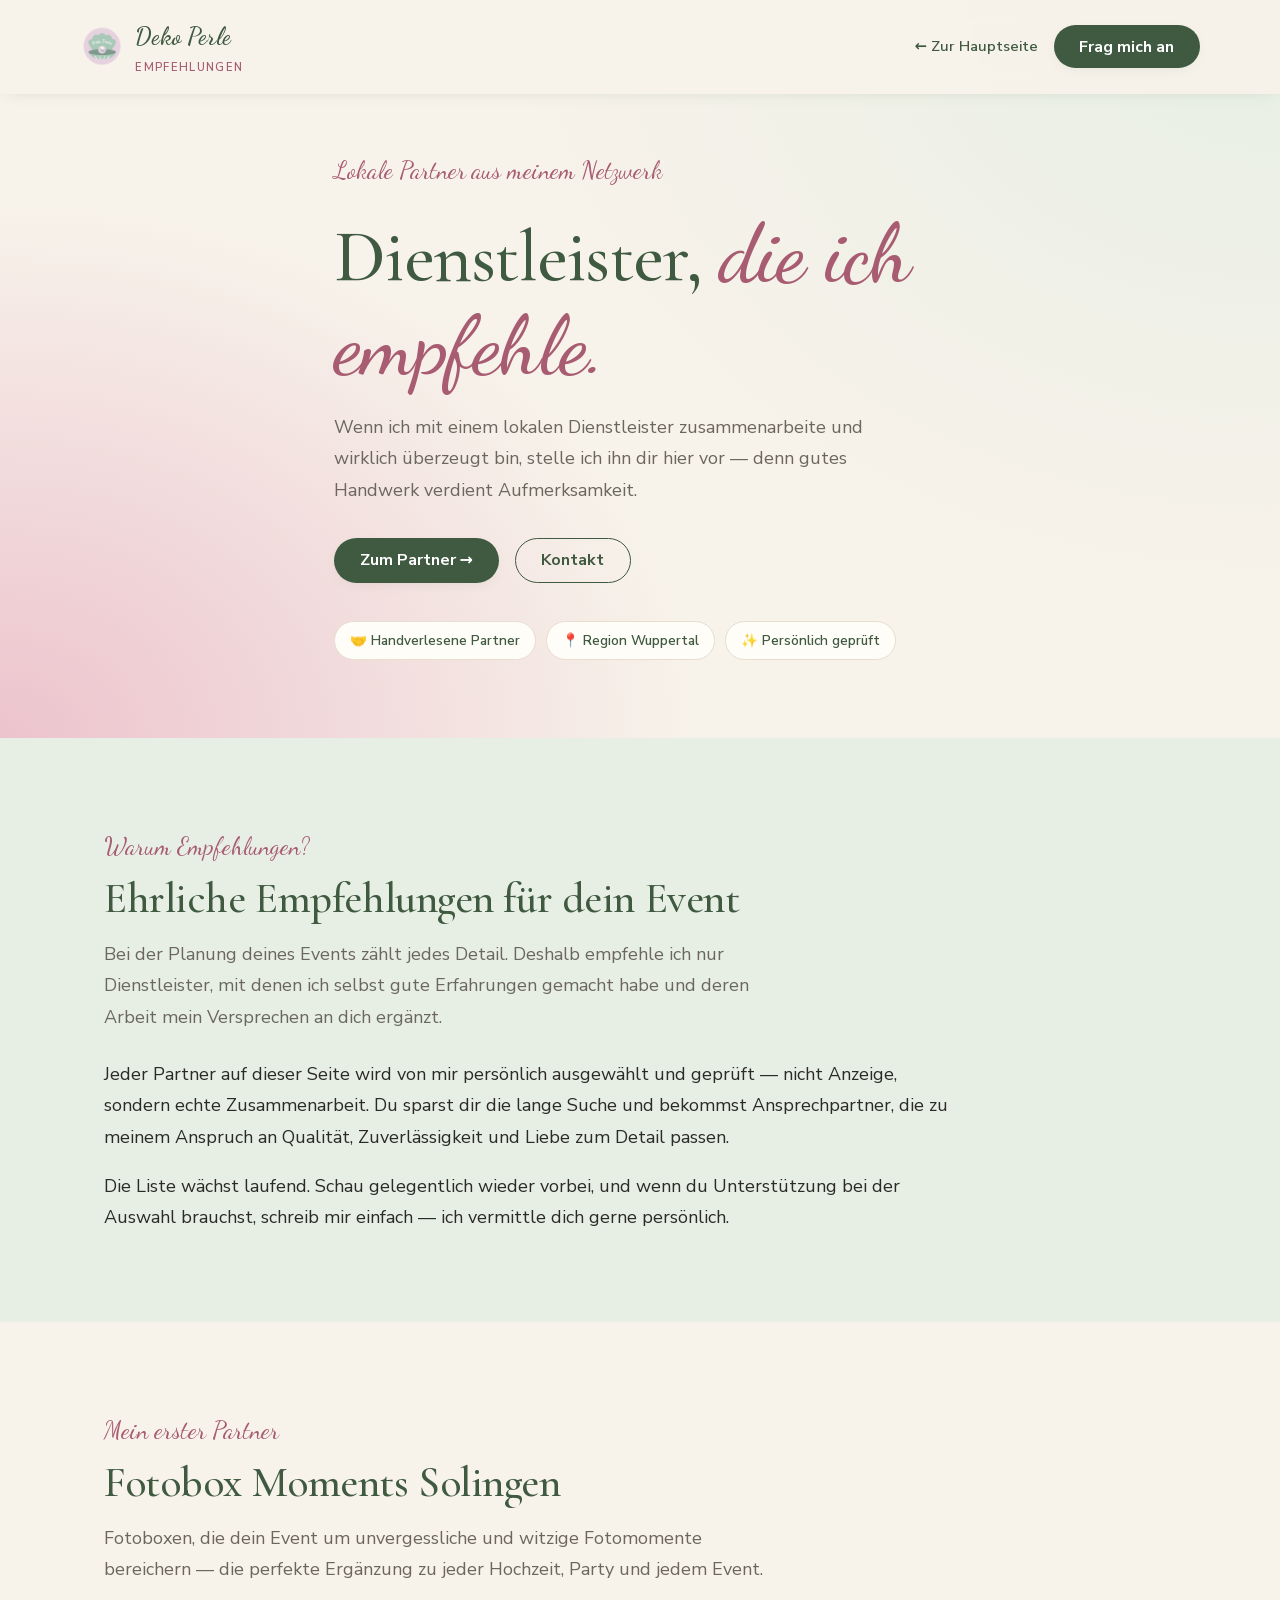
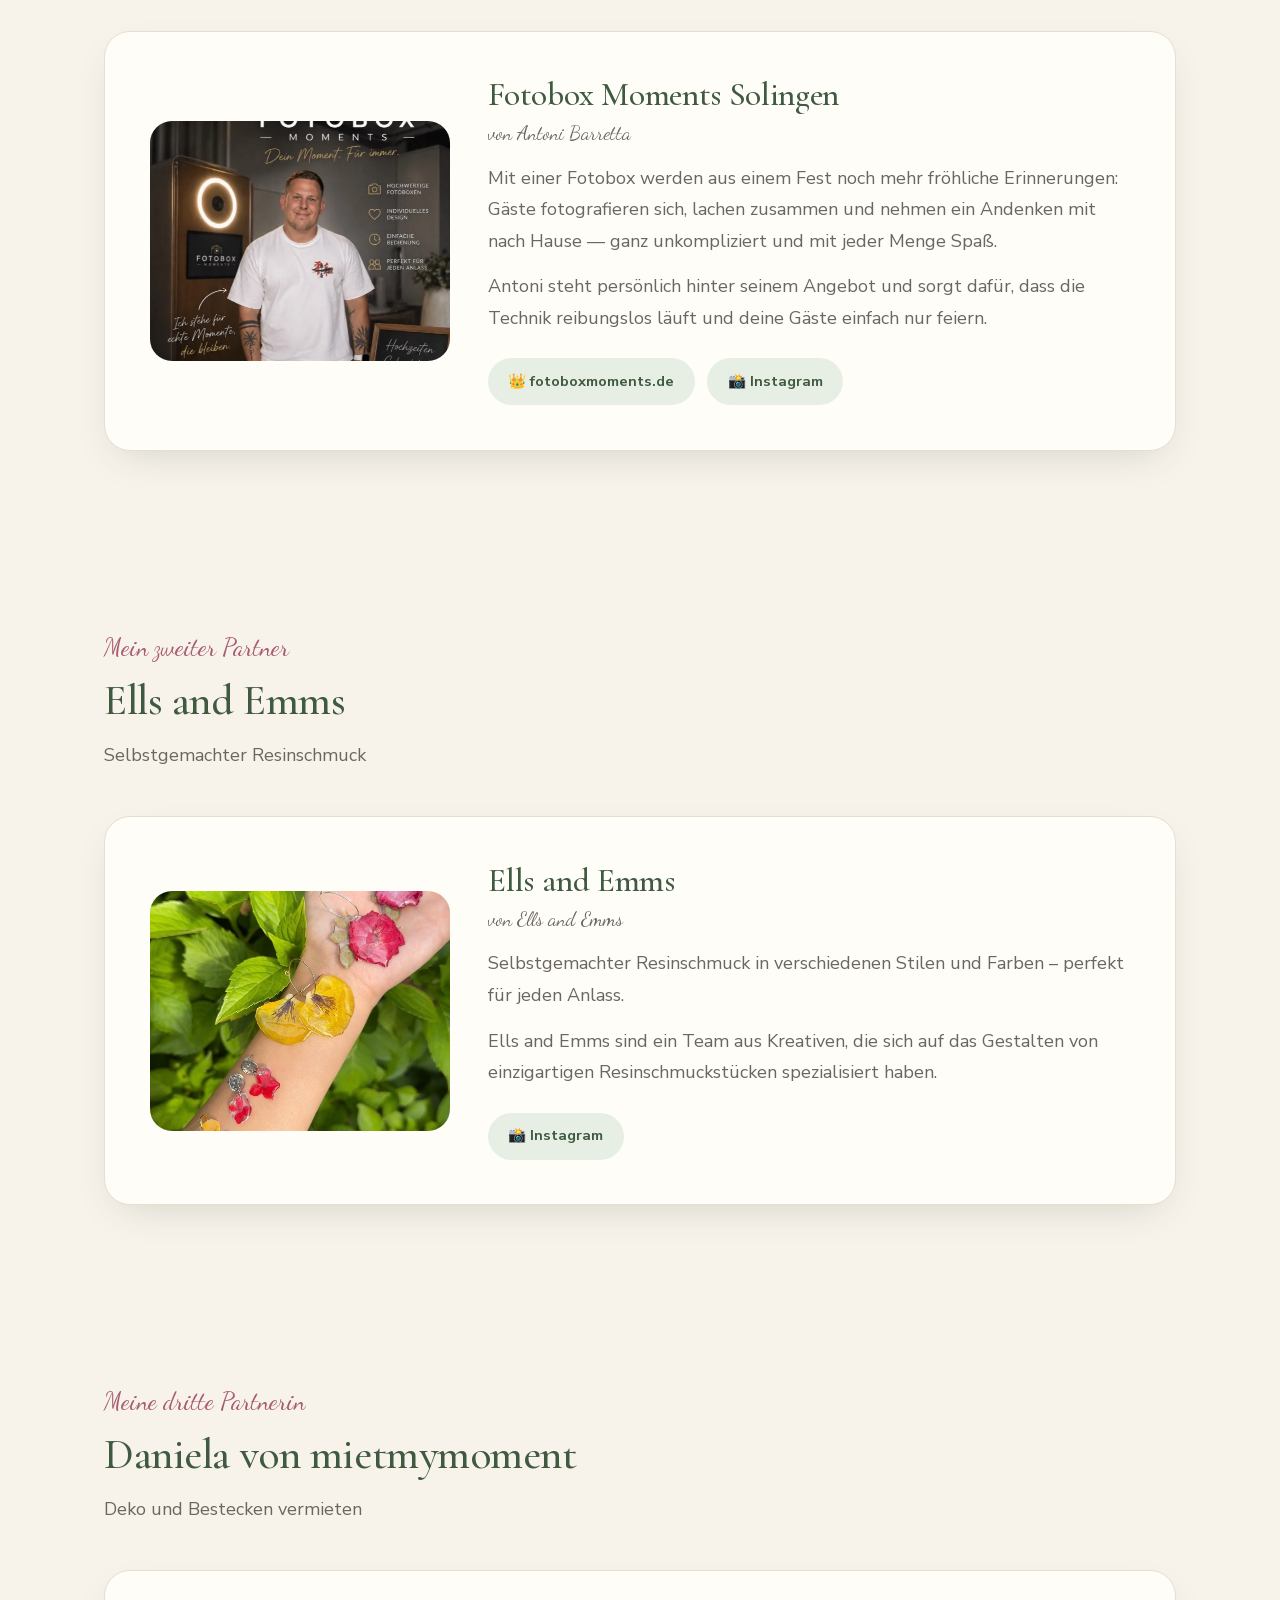
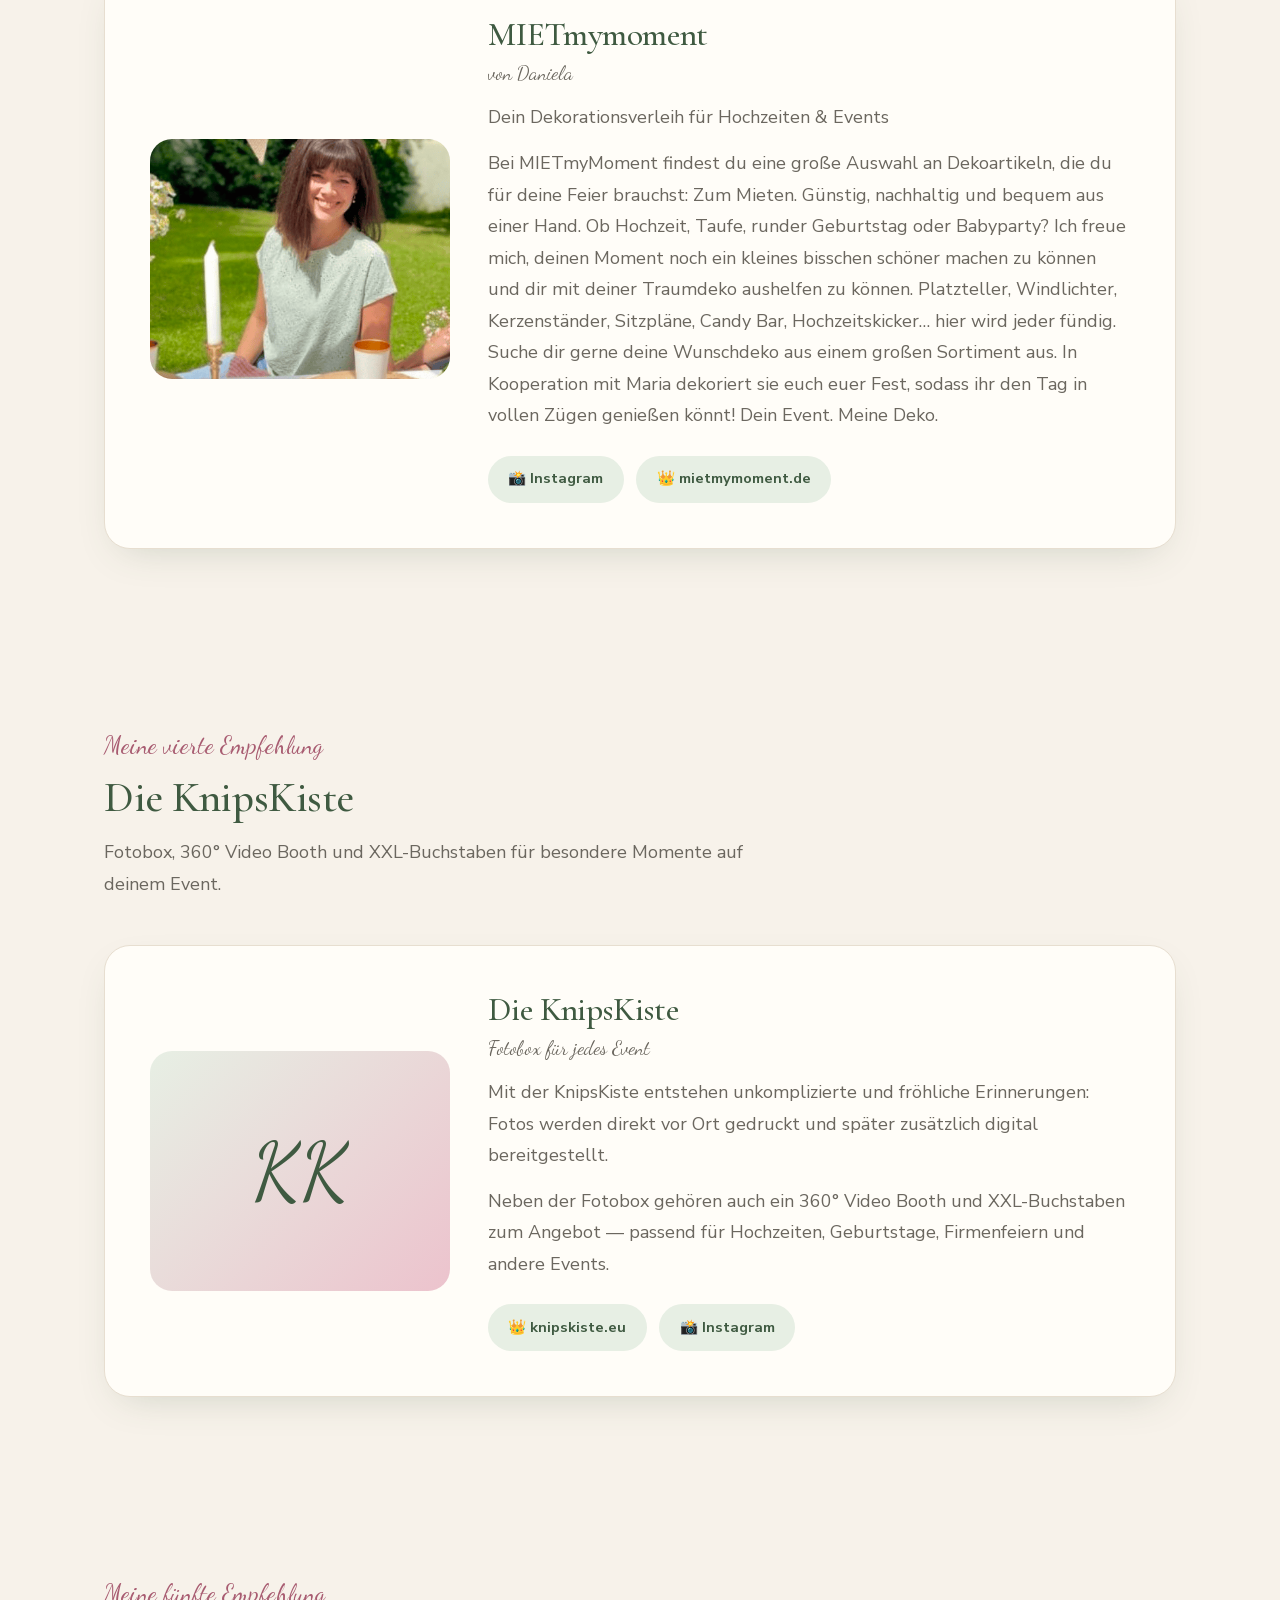
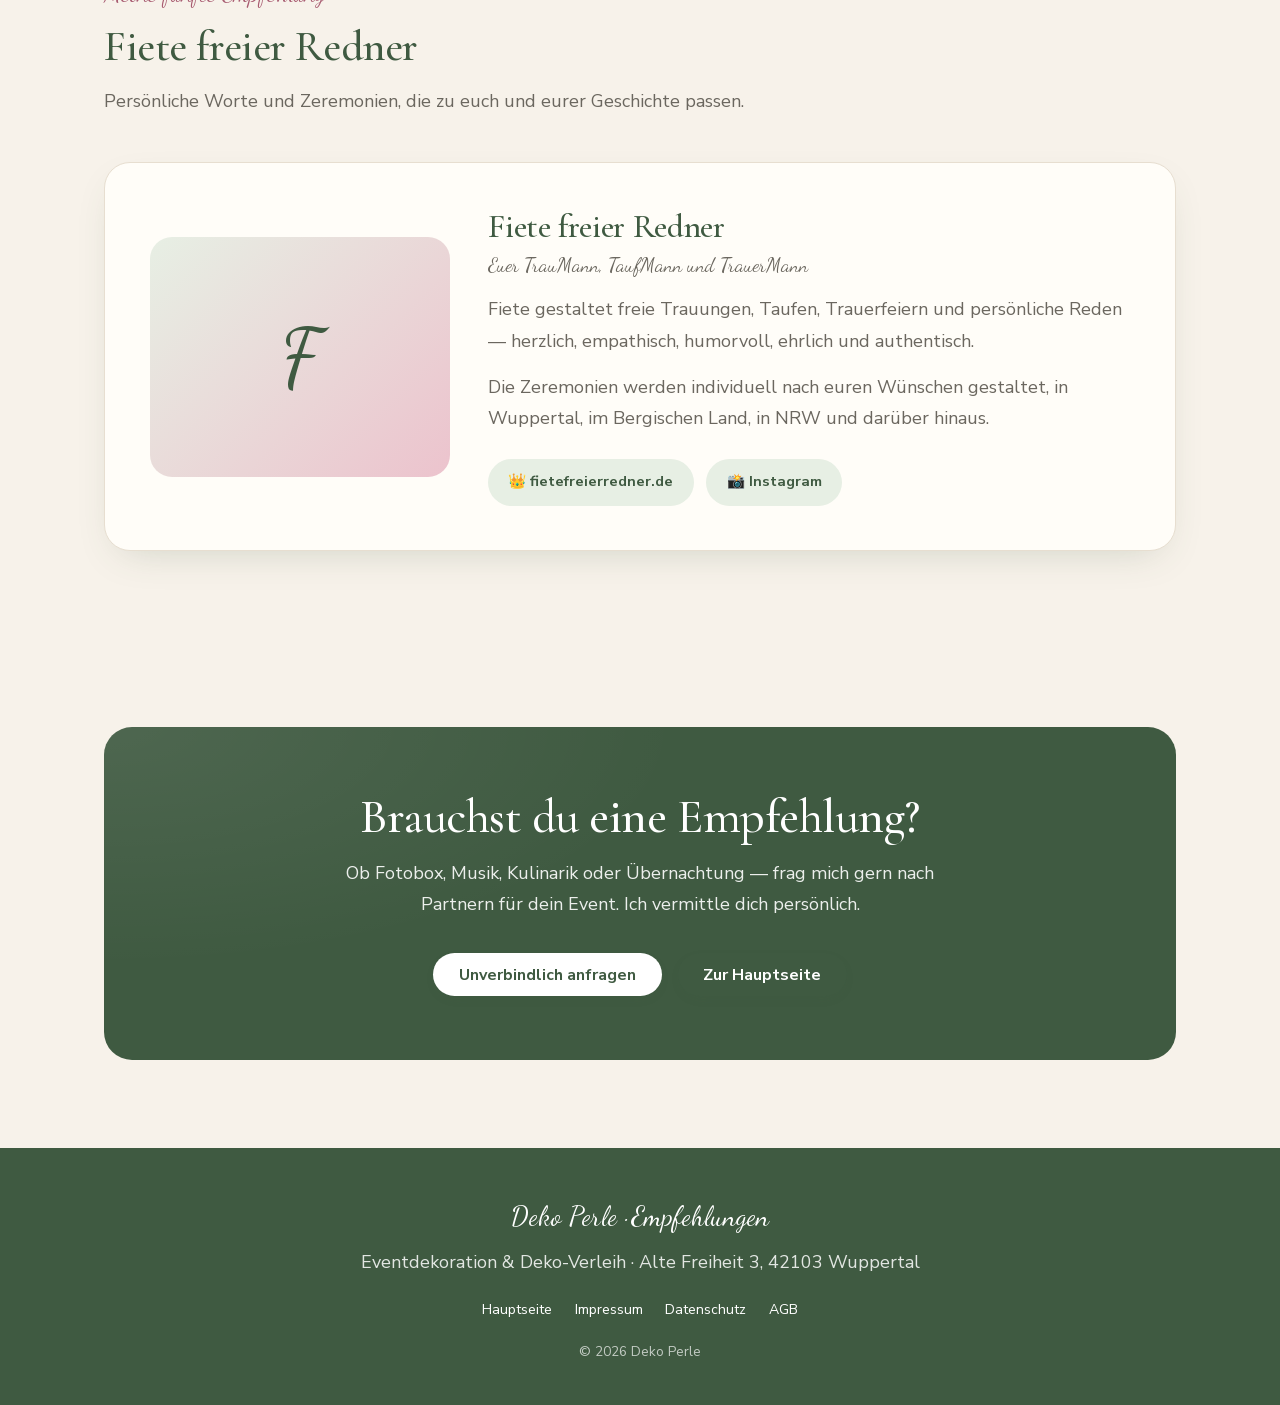
<file: empfehlungen.html>
<!DOCTYPE html>
<html lang="de">
<head>
<meta charset="UTF-8" />
<meta name="viewport" content="width=device-width, initial-scale=1.0" />
<title>Dienstleister, die ich empfehle · Deko Perle in Wuppertal</title>
<meta name="description" content="Lokale Partner aus meinem Netzwerk, die ich dir mit gutem Gewissen weiterempfehle: Fotoboxen, 360° Video Booths, freie Reden und persönliche Zeremonien für dein Event." />
<link rel="canonical" href="https://www.deko-perle.de/empfehlungen.html" />
<meta name="theme-color" content="#f7f2ea" />
<meta name="robots" content="index, follow" />

<meta property="og:type" content="website" />
<meta property="og:locale" content="de_DE" />
<meta property="og:site_name" content="Deko Perle" />
<meta property="og:title" content="Dienstleister, die ich empfehle · Deko Perle" />
<meta property="og:description" content="Fotobox Moments Solingen von Antoni Barretta — Fotoboxen, die dein Event um unvergessliche und witzige Fotomomente bereichern." />
<meta property="og:url" content="https://www.deko-perle.de/empfehlungen.html" />
<meta property="og:image" content="https://www.deko-perle.de/assets/img/og-image.jpg" />
<meta name="twitter:card" content="summary_large_image" />
<meta name="twitter:title" content="Dienstleister, die ich empfehle · Deko Perle" />
<meta name="twitter:description" content="Lokale Partner, die ich dir mit gutem Gewissen weiterempfehle." />
<meta name="twitter:image" content="https://www.deko-perle.de/assets/img/og-image.jpg" />

<link rel="icon" href="assets/img/favicon-32.png" sizes="32x32" type="image/png" />
<link rel="apple-touch-icon" href="assets/img/apple-touch-icon.png" />
<link rel="preload" href="assets/fonts/nunito-sans-var.woff2" as="font" type="font/woff2" crossorigin />
<link rel="preload" href="assets/fonts/cormorant-garamond-var.woff2" as="font" type="font/woff2" crossorigin />
<link rel="stylesheet" href="assets/fonts/fonts.css" />

<script type="application/ld+json">
{
  "@context": "https://schema.org",
  "@type": "ProfessionalService",
  "name": "Deko Perle",
  "description": "Empfehlungen lokaler Dienstleister aus dem Netzwerk von Deko Perle: Fotoboxen, 360° Video Booths, freie Reden und persönliche Zeremonien.",
  "url": "https://www.deko-perle.de/empfehlungen.html",
  "provider": {
    "@type": "ProfessionalService",
    "name": "Deko Perle",
    "url": "https://www.deko-perle.de/",
    "email": "info@deko-perle.de",
    "telephone": "+49 1525 2605730"
  },
  "areaServed": { "@type": "City", "name": "Wuppertal" }
}
</script>

<style>
  :root{
    --bg:#f7f2ea;            /* warm cream */
    --ink:#2b2a26;
    --muted:#6b675f;
    --sage:#7c9a78;
    --sage-soft:#e7efe4;
    --sage-deep:#3f5a41;
    --rose:#ecc3cd;
    --rose-deep:#a85c71;
    --gold:#b8903f;
    --card:#fffdf8;
    --border:#e7ded0;
    --shadow:0 14px 40px -18px rgba(63,90,65,.25);
    --shadow-sm:0 4px 16px -8px rgba(63,90,65,.18);
    --radius:22px;
    --t:.35s cubic-bezier(.4,0,.2,1);
  }
  *{box-sizing:border-box;margin:0;padding:0}
  html{scroll-behavior:smooth}
  body{
    background:var(--bg);
    color:var(--ink);
    font-family:'Nunito Sans',system-ui,sans-serif;
    font-size:18px;line-height:1.75;
    -webkit-font-smoothing:antialiased;
  }
  img{max-width:100%;display:block;height:auto}
  a{color:var(--sage-deep);text-decoration:none;transition:var(--t)}
  a:hover{color:var(--rose-deep)}
  [id]{scroll-margin-top:96px}
  :focus-visible{outline:3px solid var(--rose);outline-offset:3px;border-radius:8px}

  h1,h2,h3{
    font-family:'Cormorant Garamond',Georgia,serif;
    color:var(--sage-deep);
    font-weight:500;
    line-height:1.12;
    letter-spacing:-.01em;
  }
  .container{max-width:1120px;margin:0 auto;padding:0 1.5rem}

  .btn{
    display:inline-flex;align-items:center;gap:.5rem;
    padding:.85rem 1.6rem;border-radius:999px;
    font-weight:700;font-size:1rem;line-height:1;
    transition:var(--t);cursor:pointer;
  }
  .btn-primary{background:var(--sage-deep);color:#fff;box-shadow:var(--shadow-sm)}
  .btn-primary:hover{transform:translateY(-2px);box-shadow:var(--shadow);color:#fff}
  .btn-light{background:#fff;color:var(--sage-deep);box-shadow:var(--shadow-sm)}
  .btn-light:hover{transform:translateY(-2px);color:var(--rose-deep)}
  .btn-ghost{background:transparent;border:1.5px solid var(--sage-deep);color:var(--sage-deep)}
  .btn-ghost:hover{background:var(--sage-deep);color:#fff}

  .kicker{
    display:inline-block;
    font-family:'Dancing Script',cursive;
    font-size:1.5rem;color:var(--rose-deep);
    margin-bottom:.4rem;
  }

  /* ===== Header ===== */
  header{
    position:fixed;top:0;left:0;right:0;z-index:50;
    background:rgba(247,242,234,.95);
    backdrop-filter:blur(12px);
    box-shadow:var(--shadow-sm);
    transition:var(--t);
  }
  header.scrolled{box-shadow:0 10px 30px -12px rgba(63,90,65,.28)}
  .hd-inner{
    display:flex;align-items:center;justify-content:space-between;
    padding:1rem 0;gap:1rem;
  }
  .hd-brand{display:flex;align-items:center;gap:.7rem;color:var(--sage-deep)}
  .hd-brand img{width:44px;height:44px;border-radius:50%;object-fit:cover}
  .hd-brand .name{font-family:'Dancing Script',cursive;font-size:1.5rem;font-weight:600}
  .hd-brand .name small{display:block;font-family:'Nunito Sans',sans-serif;font-size:.7rem;font-weight:600;letter-spacing:.12em;color:var(--rose-deep);text-transform:uppercase}
  .hd-right{display:flex;align-items:center;gap:1rem}
  .hd-home{font-weight:600;font-size:.92rem;color:var(--sage-deep)}
  .hd-home:hover{color:var(--rose-deep)}

  /* ===== Hero ===== */
  .hero{
    position:relative;
    min-height:82vh;
    display:flex;align-items:center;
    padding:8.5rem 0 4rem;
    overflow:hidden;
    background:
      radial-gradient(120% 160% at 100% 0%,var(--sage-soft) 0%,transparent 50%),
      radial-gradient(120% 160% at 0% 100%,var(--rose) 0%,transparent 45%),
      var(--bg);
  }
  .hero .container{position:relative;z-index:2}
  .hero h1{
    color:var(--sage-deep);
    font-size:clamp(2.6rem,6vw,4.6rem);
    max-width:18ch;
    margin:.6rem 0 1.2rem;
  }
  .hero h1 em{font-style:normal;font-family:'Dancing Script',cursive;color:var(--rose-deep);font-size:1.12em}
  .hero .kicker{color:var(--rose-deep)}
  .hero .lead{max-width:52ch;font-size:1.12rem;color:var(--muted)}
  .btn-row{display:flex;gap:1rem;flex-wrap:wrap;margin-top:2rem}
  .hero .pills{display:flex;gap:.6rem;flex-wrap:wrap;margin-top:2.4rem}
  .hero .pills span{
    background:var(--card);
    border:1px solid var(--border);
    padding:.4rem .95rem;border-radius:999px;
    font-size:.85rem;font-weight:600;color:var(--sage-deep);
  }

  /* ===== Sections ===== */
  section.block{padding:5.5rem 0}
  section.block.soft{background:var(--sage-soft)}
  .block-head{max-width:680px}
  .block-head h2{font-size:clamp(1.9rem,3.5vw,2.7rem);margin-bottom:1rem}
  .block-head p{color:var(--muted)}

  .lead-p{margin-top:1.6rem;max-width:78ch}
  .lead-p p{color:var(--ink)}
  .lead-p p+p{margin-top:1.1rem}

  /* ===== Partner card ===== */
  .partner-card{
    display:grid;gap:2.4rem;align-items:center;
    background:var(--card);
    border:1px solid var(--border);
    border-radius:calc(var(--radius) + 4px);
    padding:2.8rem;
    box-shadow:var(--shadow);
    margin-top:2.8rem;
  }
  @media(min-width:900px){.partner-card{grid-template-columns:minmax(240px,300px) 1fr}}
  .partner-photo{border-radius:var(--radius);overflow:hidden}
  .partner-photo img{width:100%;object-fit:cover;aspect-ratio:5/4}
  .partner-photo.placeholder{
    min-height:240px;display:grid;place-items:center;
    background:linear-gradient(135deg,var(--sage-soft),var(--rose));
    color:var(--sage-deep);font-family:'Dancing Script',cursive;
    font-size:clamp(3rem,8vw,5rem);
  }
  .partner-info h3{font-size:clamp(1.5rem,3vw,2.1rem);margin-bottom:.15rem}
  .partner-by{
    font-family:'Dancing Script',cursive;
    color:var(--rose-deep);font-size:1.25rem;margin-bottom:.7rem;
  }
  .partner-info p{color:var(--muted);max-width:58ch}
  .partner-links{display:flex;gap:.8rem;flex-wrap:wrap;margin-top:1.5rem}
  .partner-links a{
    display:inline-flex;align-items:center;gap:.45rem;
    padding:.6rem 1.2rem;border-radius:999px;
    background:var(--sage-soft);color:var(--sage-deep);
    font-weight:700;font-size:.92rem;
    border:1px solid transparent;
  }
  .partner-links a:hover{background:var(--sage-deep);color:#fff;border-color:var(--sage-deep)}

  /* ===== CTA ===== */
  .cta{
    background:var(--sage-deep);
    background-image:radial-gradient(120% 160% at 0% 0%,rgba(255,255,255,.08),transparent 45%);
    color:#fff;border-radius:calc(var(--radius) + 6px);
    padding:4rem clamp(1.5rem,5vw,4rem);
    text-align:center;
    margin:5.5rem 0;
  }
  .cta h2{color:#fff;font-size:clamp(1.9rem,4vw,3rem);margin-bottom:.8rem}
  .cta p{max-width:56ch;margin:0 auto;color:rgba(255,255,255,.9)}
  .cta .btn-row{justify-content:center}

  /* ===== Footer ===== */
  footer{background:var(--sage-deep);color:rgba(255,255,255,.85);text-align:center;padding:2.8rem 1.5rem 2.6rem}
  footer .brand-name{font-family:'Dancing Script',cursive;font-size:1.7rem;color:#fff}
  footer a{color:#fff}
  footer .legal{display:flex;gap:1.4rem;justify-content:center;flex-wrap:wrap;margin-top:1.2rem;font-size:.88rem}

  /* ===== Reveal ===== */
  .reveal{opacity:0;transform:translateY(22px);transition:opacity .8s ease,transform .8s ease}
  .reveal.visible{opacity:1;transform:none}

  @media(max-width:640px){
    .hd-home{display:none}
    .hero{min-height:auto;padding-top:7.5rem}
    .hero .lead{font-size:1rem}
    .btn{width:100%;justify-content:center}
    .partner-card{padding:1.8rem}
  }
</style>
</head>
<body>

<!-- ===== Header ===== -->
<header id="hd">
  <div class="container hd-inner">
    <a class="hd-brand" href="#top">
      <img src="assets/logo-perle.png" alt="" width="44" height="44" />
      <span class="name">Deko Perle<small>Empfehlungen</small></span>
    </a>
    <div class="hd-right">
      <a class="hd-home" href="index.html">← Zur Hauptseite</a>
      <a class="btn btn-primary" href="https://dekoperle.simplybook.it/v2/#book" rel="noopener">Frag mich an</a>
    </div>
  </div>
</header>

<main id="top">

  <!-- ===== Hero ===== -->
  <section class="hero">
    <div class="container">
      <span class="kicker">Lokale Partner aus meinem Netzwerk</span>
      <h1>Dienstleister, <em>die ich empfehle.</em></h1>
      <p class="lead">Wenn ich mit einem lokalen Dienstleister zusammenarbeite und wirklich überzeugt bin, stelle ich ihn dir hier vor — denn gutes Handwerk verdient Aufmerksamkeit.</p>
      <div class="btn-row">
        <a class="btn btn-primary" href="#partner-fotobox">Zum Partner →</a>
        <a class="btn btn-ghost" href="index.html#kontakt">Kontakt</a>
      </div>
      <div class="pills">
        <span>🤝 Handverlesene Partner</span>
        <span>📍 Region Wuppertal</span>
        <span>✨ Persönlich geprüft</span>
      </div>
    </div>
  </section>

  <!-- ===== Warum Empfehlungen ===== -->
  <section class="block soft" id="info">
    <div class="container">
      <div class="block-head reveal">
        <span class="kicker">Warum Empfehlungen?</span>
        <h2>Ehrliche Empfehlungen für dein Event</h2>
        <p>Bei der Planung deines Events zählt jedes Detail. Deshalb empfehle ich nur Dienstleister, mit denen ich selbst gute Erfahrungen gemacht habe und deren Arbeit mein Versprechen an dich ergänzt.</p>
      </div>

      <div class="lead-p reveal">
        <p>Jeder Partner auf dieser Seite wird von mir persönlich ausgewählt und geprüft — nicht Anzeige, sondern echte Zusammenarbeit. Du sparst dir die lange Suche und bekommst Ansprechpartner, die zu meinem Anspruch an Qualität, Zuverlässigkeit und Liebe zum Detail passen.</p>
        <p>Die Liste wächst laufend. Schau gelegentlich wieder vorbei, und wenn du Unterstützung bei der Auswahl brauchst, schreib mir einfach — ich vermittle dich gerne persönlich.</p>
      </div>
    </div>
  </section>

  <!-- ===== Partner ===== -->
  <section class="block" id="partner-fotobox">
    <div class="container">
      <div class="block-head reveal">
        <span class="kicker">Mein erster Partner</span>
        <h2>Fotobox Moments Solingen</h2>
        <p>Fotoboxen, die dein Event um unvergessliche und witzige Fotomomente bereichern — die perfekte Ergänzung zu jeder Hochzeit, Party und jedem Event.</p>
      </div>

      <article class="partner-card reveal">
        <div class="partner-photo">
          <picture>
            <source type="image/webp" srcset="assets/img/fotobox-antoni-barretta-640.webp" />
            <img src="assets/img/fotobox-antoni-barretta-640.jpg" alt="Antoni Barretta – dein Ansprechpartner bei Fotobox Moments Solingen" loading="lazy" decoding="async" />
          </picture>
        </div>
        <div class="partner-info">
          <h3>Fotobox Moments Solingen</h3>
          <p class="partner-by">von Antoni Barretta</p>
          <p>Mit einer Fotobox werden aus einem Fest noch mehr fröhliche Erinnerungen: Gäste fotografieren sich, lachen zusammen und nehmen ein Andenken mit nach Hause — ganz unkompliziert und mit jeder Menge Spaß.</p>
          <p style="margin-top:.9rem">Antoni steht persönlich hinter seinem Angebot und sorgt dafür, dass die Technik reibungslos läuft und deine Gäste einfach nur feiern.</p>
          <div class="partner-links">
            <a href="https://www.fotoboxmoments.de/" target="_blank" rel="noopener">👑 fotoboxmoments.de</a>
            <a href="https://www.instagram.com/foto_boxmoments" target="_blank" rel="noopener">📸 Instagram</a>
          </div>
        </div>
      </article>
    </div>
  </section>

  <section class="block" id="partner-ells">
    <div class="container">
      <div class="block-head reveal">
        <span class="kicker">Mein zweiter Partner</span>
        <h2>Ells and Emms</h2>
        <p>Selbstgemachter Resinschmuck</p>
      </div>

      <article class="partner-card reveal">
        <div class="partner-photo">
          <picture>
            <source type="image/webp" srcset="assets/img/ells-and-emms.jpg" />
            <img src="assets/img/ells-and-emms.jpg" alt="Ells and Emms – dein Ansprechpartner für selbstgemachten Resinschmuck" loading="lazy" decoding="async" />
          </picture>
        </div>
        <div class="partner-info">
          <h3>Ells and Emms</h3>
          <p class="partner-by">von Ells and Emms</p>
          <p>Selbstgemachter Resinschmuck in verschiedenen Stilen und Farben – perfekt für jeden Anlass.</p>
          <p style="margin-top:.9rem">Ells and Emms sind ein Team aus Kreativen, die sich auf das Gestalten von einzigartigen Resinschmuckstücken spezialisiert haben.</p>
          <div class="partner-links">
            <a href="https://www.instagram.com/ells_and_emms" target="_blank" rel="noopener">📸 Instagram</a>
          </div>
        </div>
      </article>
    </div>
  </section>

    <section class="block" id="partner-mietmymoment">
    <div class="container">
      <div class="block-head reveal">
        <span class="kicker">Meine dritte Partnerin</span>
        <h2>Daniela von mietmymoment</h2>
        <p>Deko und Bestecken vermieten</p>
      </div>

      <article class="partner-card reveal">
        <div class="partner-photo">
          <picture>
            <source type="image/webp" srcset="assets/img/daniela.png" />
            <img src="assets/img/daniela.png" alt="Daniela von mietmymoment – deine Ansprechpartnerin für Deko und Bestecken" loading="lazy" decoding="async" />
          </picture>
        </div>
        <div class="partner-info">
          <h3>MIETmymoment</h3>
          <p class="partner-by">von Daniela</p>
          <p>Dein Dekorationsverleih für Hochzeiten & Events</p>
          <p style="margin-top:.9rem">Bei MIETmyMoment findest du eine große Auswahl an Dekoartikeln, die du für deine Feier brauchst:
Zum Mieten. Günstig, nachhaltig und bequem aus einer Hand.
Ob Hochzeit, Taufe, runder Geburtstag oder Babyparty? Ich freue mich, deinen Moment noch ein kleines bisschen schöner machen zu können und dir mit deiner Traumdeko aushelfen zu können.
Platzteller, Windlichter, Kerzenständer, Sitzpläne, Candy Bar, Hochzeitskicker… hier wird jeder fündig.
Suche dir gerne deine Wunschdeko aus einem großen Sortiment aus. In Kooperation mit Maria dekoriert sie euch euer Fest, sodass ihr den Tag in vollen Zügen genießen könnt!
Dein Event. Meine Deko.</p>
          <div class="partner-links">
            <a href="https://www.instagram.com/mietmymoment" target="_blank" rel="noopener">📸 Instagram</a>
            <a href="https://www.mietmymoment.de" target="_blank" rel="noopener">👑 mietmymoment.de</a>
          </div>
        </div>
      </article>
    </div>
  </section>

  <section class="block" id="partner-knipskiste">
    <div class="container">
      <div class="block-head reveal">
        <span class="kicker">Meine vierte Empfehlung</span>
        <h2>Die KnipsKiste</h2>
        <p>Fotobox, 360° Video Booth und XXL-Buchstaben für besondere Momente auf deinem Event.</p>
      </div>

      <article class="partner-card reveal">
        <div class="partner-photo placeholder" aria-hidden="true">KK</div>
        <div class="partner-info">
          <h3>Die KnipsKiste</h3>
          <p class="partner-by">Fotobox für jedes Event</p>
          <p>Mit der KnipsKiste entstehen unkomplizierte und fröhliche Erinnerungen: Fotos werden direkt vor Ort gedruckt und später zusätzlich digital bereitgestellt.</p>
          <p style="margin-top:.9rem">Neben der Fotobox gehören auch ein 360° Video Booth und XXL-Buchstaben zum Angebot — passend für Hochzeiten, Geburtstage, Firmenfeiern und andere Events.</p>
          <div class="partner-links">
            <a href="https://knipskiste.eu/" target="_blank" rel="noopener">👑 knipskiste.eu</a>
            <a href="https://www.instagram.com/die_knipskiste" target="_blank" rel="noopener">📸 Instagram</a>
          </div>
        </div>
      </article>
    </div>
  </section>

  <section class="block" id="partner-fiete">
    <div class="container">
      <div class="block-head reveal">
        <span class="kicker">Meine fünfte Empfehlung</span>
        <h2>Fiete freier Redner</h2>
        <p>Persönliche Worte und Zeremonien, die zu euch und eurer Geschichte passen.</p>
      </div>

      <article class="partner-card reveal">
        <div class="partner-photo placeholder" aria-hidden="true">F</div>
        <div class="partner-info">
          <h3>Fiete freier Redner</h3>
          <p class="partner-by">Euer TrauMann, TaufMann und TrauerMann</p>
          <p>Fiete gestaltet freie Trauungen, Taufen, Trauerfeiern und persönliche Reden — herzlich, empathisch, humorvoll, ehrlich und authentisch.</p>
          <p style="margin-top:.9rem">Die Zeremonien werden individuell nach euren Wünschen gestaltet, in Wuppertal, im Bergischen Land, in NRW und darüber hinaus.</p>
          <div class="partner-links">
            <a href="https://www.fietefreierredner.de/" target="_blank" rel="noopener">👑 fietefreierredner.de</a>
            <a href="https://www.instagram.com/fiete_freier_redner" target="_blank" rel="noopener">📸 Instagram</a>
          </div>
        </div>
      </article>
    </div>
  </section>

  <!-- ===== CTA ===== -->
  <section class="container reveal">
    <div class="cta">
      <h2>Brauchst du eine Empfehlung?</h2>
      <p>Ob Fotobox, Musik, Kulinarik oder Übernachtung — frag mich gern nach Partnern für dein Event. Ich vermittle dich persönlich.</p>
      <div class="btn-row">
        <a class="btn btn-light" href="mailto:info@deko-perle.de">Unverbindlich anfragen</a>
        <a class="btn btn-primary" href="index.html#kontakt">Zur Hauptseite</a>
      </div>
    </div>
  </section>

</main>

<footer>
  <div class="brand-name">Deko Perle · Empfehlungen</div>
  <p style="margin-top:.4rem">Eventdekoration & Deko-Verleih · Alte Freiheit 3, 42103 Wuppertal</p>
  <div class="legal">
    <a href="index.html">Hauptseite</a>
    <a href="impressum.html">Impressum</a>
    <a href="datenschutz.html">Datenschutz</a>
    <a href="agb.html">AGB</a>
  </div>
  <p style="margin-top:1.1rem;font-size:.85rem;opacity:.8">© <span id="yr">2026</span> Deko Perle</p>
</footer>

<script>
  const hd = document.getElementById('hd');
  const onScroll = () => hd.classList.toggle('scrolled', window.scrollY > 20);
  window.addEventListener('scroll', onScroll, {passive:true}); onScroll();

  document.getElementById('yr').textContent = new Date().getFullYear();

  const obs = new IntersectionObserver((entries) => {
    entries.forEach(e => { if (e.isIntersecting) { e.target.classList.add('visible'); obs.unobserve(e.target); } });
  }, {threshold:.1});
  document.querySelectorAll('.reveal').forEach(el => obs.observe(el));
</script>
</body>
</html>
</file>
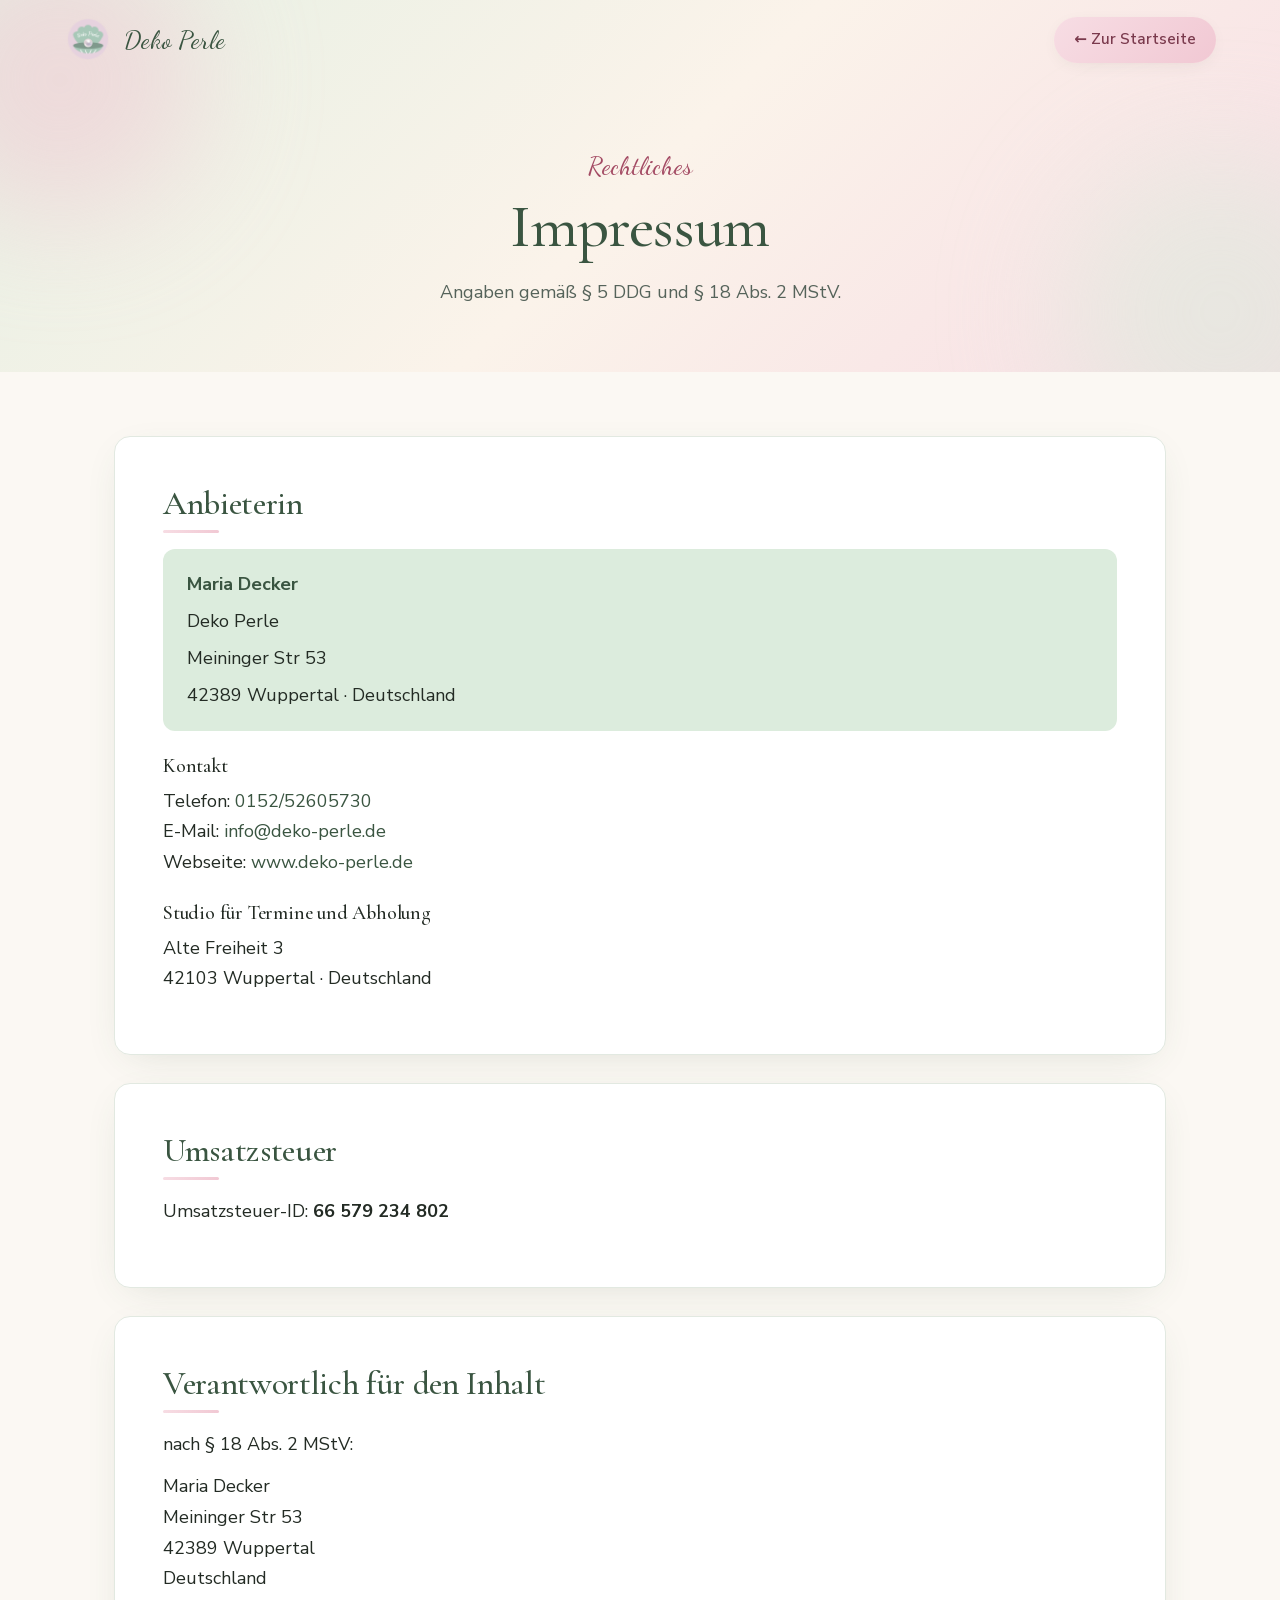
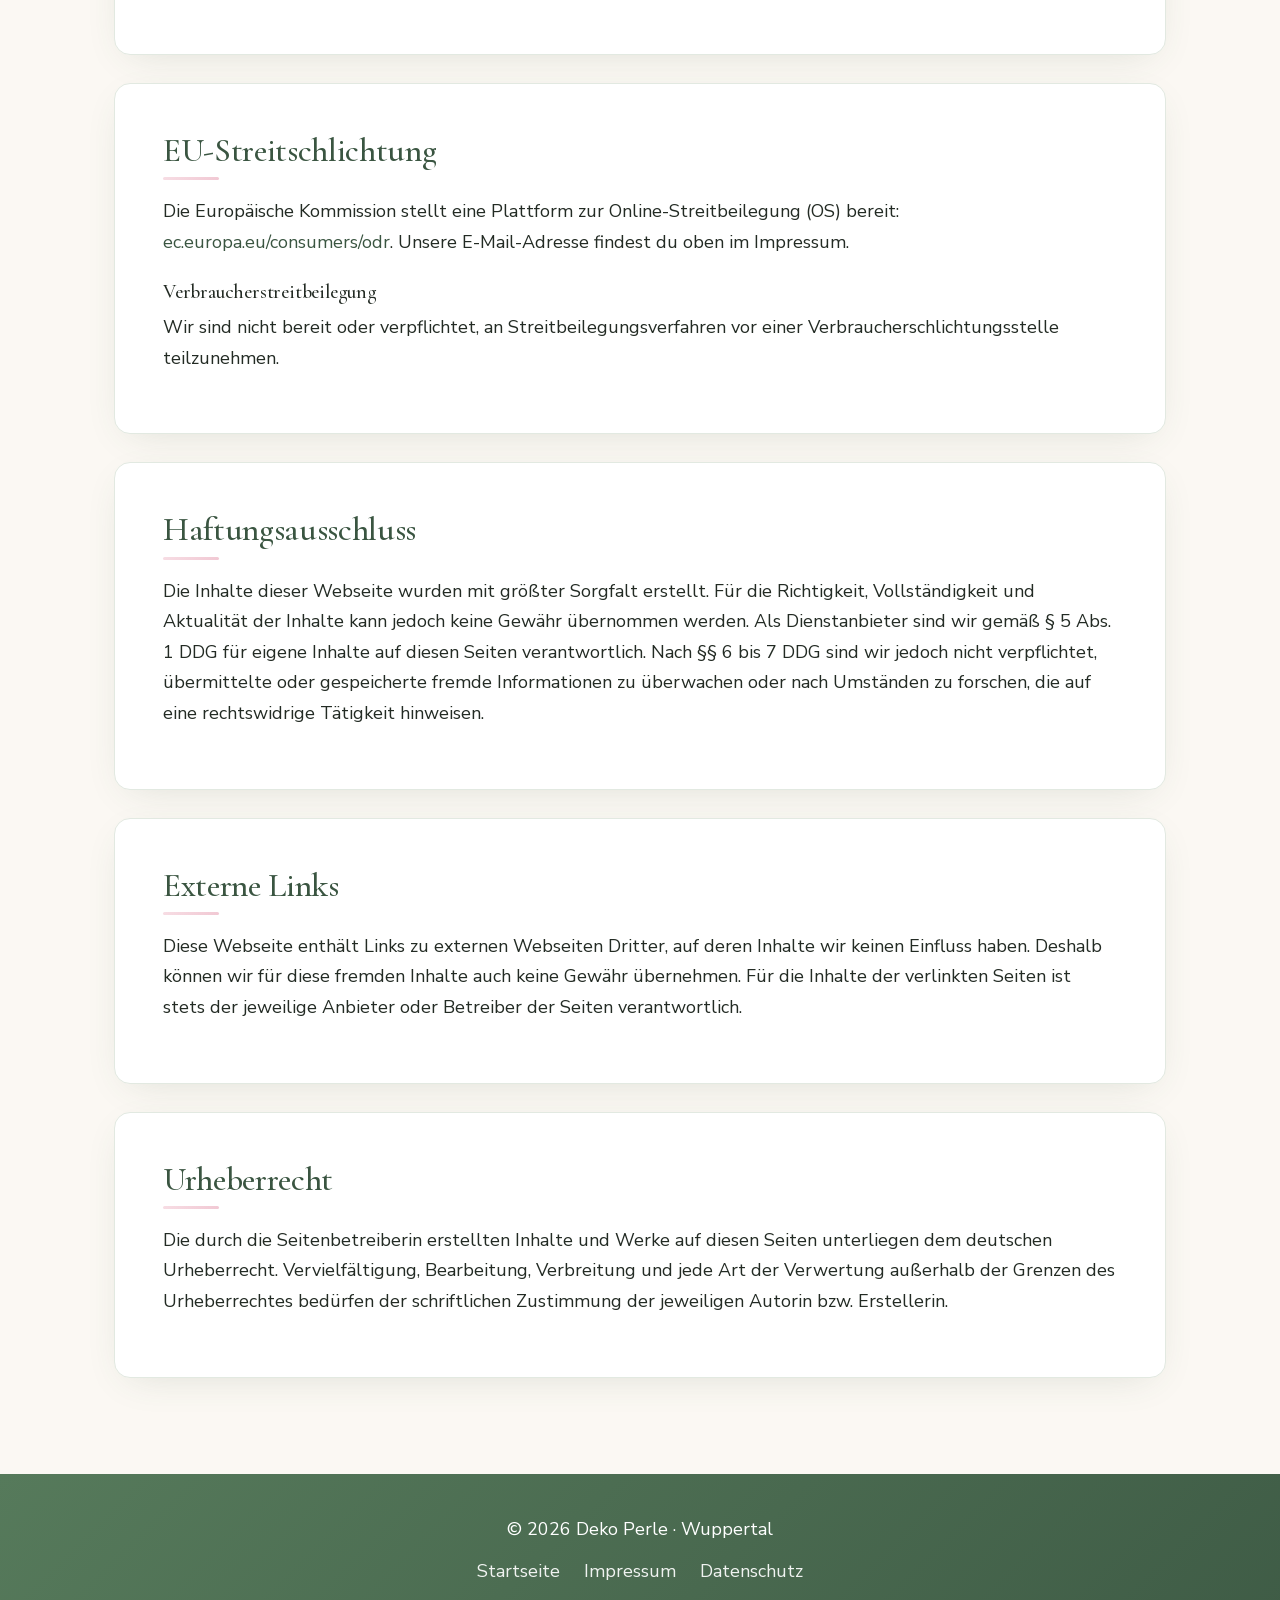
<file: impressum.html>
<!doctype html>
<html lang="de">
<head>
<meta charset="UTF-8" />
<meta name="viewport" content="width=device-width, initial-scale=1.0" />
<title>Impressum · Deko Perle</title>
<meta name="description" content="Impressum von Deko Perle – Eventdekoration & Verleih in Wuppertal." />
<link rel="canonical" href="https://www.deko-perle.de/impressum.html" />
<meta name="theme-color" content="#fbf8f3" />
<meta property="og:type" content="website" />
<meta property="og:locale" content="de_DE" />
<meta property="og:site_name" content="Deko Perle" />
<meta property="og:title" content="Impressum · Deko Perle · Eventdekoration in Wuppertal" />
<meta property="og:description" content="Impressum von Deko Perle – Anbieterin, Kontakt, Umsatzsteuer-ID und Verantwortlichkeit für den Inhalt." />
<meta property="og:url" content="https://www.deko-perle.de/impressum.html" />
<meta property="og:image" content="https://www.deko-perle.de/assets/img/og-image.jpg" />
<meta name="twitter:card" content="summary_large_image" />
<meta name="twitter:title" content="Impressum · Deko Perle · Eventdekoration in Wuppertal" />
<meta name="twitter:image" content="https://www.deko-perle.de/assets/img/og-image.jpg" />
<link rel="icon" href="assets/img/favicon-32.png" sizes="32x32" type="image/png" />
<link rel="apple-touch-icon" href="assets/img/apple-touch-icon.png" />
<link rel="preload" href="assets/fonts/nunito-sans-var.woff2" as="font" type="font/woff2" crossorigin />
<link rel="stylesheet" href="assets/fonts/fonts.css" />
<style>
  :root{
    --bg:#fbf8f3;            /* pearl cream */
    --ink:#232b24;           /* deep sage ink */
    --muted:#55635a;
    --sage:#8fb492;
    --sage-soft:#dcecdd;
    --sage-deep:#3a5541;
    --rose:#f1c8d3;
    --rose-deep:#a34a63;
    --gold:#d6b27a;
    --card:#ffffff;
    --border:#e2e9e1;
    --radius:1rem;
    --shadow-soft:0 10px 40px -15px rgba(60,90,65,.18);
    --shadow-card:0 4px 20px -8px rgba(40,70,50,.12);
    --grad-hero:linear-gradient(135deg,#e6f0e3 0%,#fbf3ea 50%,#f7dde4 100%);
    --grad-rose:linear-gradient(135deg,#f7dde4,#f1c8d3);
    --grad-footer:linear-gradient(135deg,#567a5b 0%,#3f5c46 100%);
    --grad-sage:linear-gradient(135deg,#567a5b,#3f5c46);
    --transition:all .4s cubic-bezier(.4,0,.2,1);
  }
  *{box-sizing:border-box;margin:0;padding:0}
  html{scroll-behavior:smooth}
  body{
    background:var(--bg);
    color:var(--ink);
    font-family:'Nunito Sans',system-ui,sans-serif;
    font-size:18px;
    line-height:1.7;
    -webkit-font-smoothing:antialiased;
  }
  h1,h2,h3{
    font-family:'Cormorant Garamond',Georgia,serif;
    color:var(--sage-deep);
    font-weight:500;
    letter-spacing:-.01em;
    line-height:1.15;
  }
  a{color:var(--sage-deep);text-decoration:none;transition:var(--transition)}
  a:hover{color:var(--rose-deep)}
  .container{max-width:1100px;margin:0 auto;padding:0 1.5rem}

  /* Header */
  header{
    position:fixed;top:0;left:0;right:0;z-index:50;
    transition:var(--transition);
    background:transparent;
  }
  header.scrolled{
    background:rgba(251,248,243,.88);
    backdrop-filter:blur(10px);
    box-shadow:var(--shadow-card);
  }
  nav{
    display:flex;align-items:center;justify-content:space-between;
    padding:1rem 1.5rem;max-width:1200px;margin:0 auto;
  }
  .brand{display:flex;align-items:center;gap:.75rem}
  .brand-mark{
    width:42px;height:42px;border-radius:50%;
    background:var(--grad-sage);
    display:flex;align-items:center;justify-content:center;
    color:#fff;font-family:'Dancing Script',cursive;font-size:1.5rem;
    box-shadow:var(--shadow-card);
  }
  .brand-name{font-family:'Dancing Script',cursive;font-size:1.6rem;color:var(--sage-deep)}
  .back-link{
    display:inline-flex;align-items:center;gap:.5rem;
    padding:.65rem 1.25rem;border-radius:999px;
    background:var(--grad-rose);color:#7a3a4d;
    font-weight:600;font-size:.95rem;
    box-shadow:var(--shadow-card);
  }
  .back-link:hover{box-shadow:var(--shadow-soft);transform:translateY(-1px);color:#7a3a4d}

  /* Hero */
  .hero{
    background:var(--grad-hero);
    padding:9rem 0 4rem;
    text-align:center;
    position:relative;overflow:hidden;
  }
  .hero::before,.hero::after{
    content:"";position:absolute;border-radius:50%;
    filter:blur(60px);opacity:.55;pointer-events:none;
  }
  .hero::before{width:280px;height:280px;background:var(--rose);top:-60px;left:-80px}
  .hero::after{width:320px;height:320px;background:var(--sage-soft);bottom:-100px;right:-100px}
  .hero .eyebrow{
    font-family:'Dancing Script',cursive;font-size:1.6rem;color:var(--rose-deep);
  }
  .hero h1{font-size:clamp(2.4rem,5vw,3.8rem);margin:.25rem 0 1rem}
  .hero p{color:var(--muted);max-width:640px;margin:0 auto}

  /* Content */
  main.content{padding:4rem 0 6rem}
  .card{
    background:var(--card);
    border:1px solid var(--border);
    border-radius:var(--radius);
    padding:clamp(1.75rem,4vw,3rem);
    box-shadow:var(--shadow-soft);
  }
  .card + .card{margin-top:1.75rem}
  .card h2{font-size:clamp(1.6rem,3vw,2.1rem);margin-bottom:1rem;position:relative;padding-bottom:.6rem}
  .card h2::after{
    content:"";position:absolute;left:0;bottom:0;
    width:56px;height:3px;border-radius:3px;background:var(--grad-rose);
  }
  .card h3{font-size:1.25rem;margin:1.5rem 0 .5rem;color:var(--ink)}
  .card p, .card li{color:var(--ink);margin-bottom:.75rem}
  .card ul{padding-left:1.25rem}
  .meta{
    display:grid;gap:.4rem;
    background:var(--sage-soft);
    border-radius:.75rem;
    padding:1.25rem 1.5rem;margin:1rem 0 1.5rem;
  }
  .meta strong{color:var(--sage-deep)}
  small.note{color:var(--muted);font-size:.9rem;display:block;margin-top:1.5rem}

  /* Reveal */
  .reveal{opacity:0;transform:translateY(24px);transition:opacity .8s ease,transform .8s ease}
  .reveal.is-visible{opacity:1;transform:translateY(0)}

  /* Footer */
  footer{
    background:var(--grad-footer);color:#fff;
    padding:2.5rem 0;text-align:center;
  }
  footer .container{display:flex;flex-direction:column;gap:.75rem;align-items:center}
  footer a{color:#fff;opacity:.92}
  footer a:hover{opacity:1;color:#fff;text-decoration:underline}
  .foot-links{display:flex;gap:1.5rem;flex-wrap:wrap;justify-content:center}

  @media (max-width:640px){
    .brand-name{font-size:1.4rem}
    .back-link{padding:.55rem 1rem;font-size:.85rem}
    .hero{padding:7.5rem 0 3rem}
  }
</style>
<noscript><style>.reveal{opacity:1 !important;transform:none !important}</style></noscript>
</head>
<body>

<header id="site-header">
  <nav aria-label="Hauptnavigation">
    <a class="brand" href="index.html" aria-label="Zurück zur Deko Perle Startseite">
      <img src="assets/logo-perle.png" alt="" width="48" height="48" />
      <span class="brand-name">Deko Perle</span>
    </a>
    <a class="back-link" href="index.html">← Zur Startseite</a>
  </nav>
</header>

<section class="hero">
  <div class="container">
    <span class="eyebrow">Rechtliches</span>
    <h1>Impressum</h1>
    <p>Angaben gemäß § 5 DDG und § 18 Abs. 2 MStV.</p>
  </div>
</section>

<main class="content">
  <div class="container">

    <article class="card reveal">
      <h2>Anbieterin</h2>
      <div class="meta">
        <span><strong>Maria Decker</strong></span>
        <span>Deko Perle</span>
        <span>Meininger Str 53</span>
        <span>42389 Wuppertal · Deutschland</span>
      </div>
      <h3>Kontakt</h3>
      <p>
        Telefon: <a href="tel:+4915252605730">0152/52605730</a><br>
        E-Mail: <a href="mailto:info@deko-perle.de">info@deko-perle.de</a><br>
        Webseite: <a href="https://www.deko-perle.de">www.deko-perle.de</a>
      </p>
      <h3>Studio für Termine und Abholung</h3>
      <p>
        Alte Freiheit 3<br>
        42103 Wuppertal · Deutschland
      </p>
    </article>

    <article class="card reveal">
      <h2>Umsatzsteuer</h2>
      <p>
        Umsatzsteuer-ID: <strong>66 579 234 802</strong>
      </p>
    </article>

    <article class="card reveal">
      <h2>Verantwortlich für den Inhalt</h2>
      <p>nach § 18 Abs. 2 MStV:</p>
      <p>Maria Decker<br>Meininger Str 53<br>42389 Wuppertal<br>Deutschland</p>
    </article>

    <article class="card reveal">
      <h2>EU-Streitschlichtung</h2>
      <p>
        Die Europäische Kommission stellt eine Plattform zur Online-Streitbeilegung (OS) bereit:
        <a href="https://ec.europa.eu/consumers/odr/" target="_blank" rel="noopener">ec.europa.eu/consumers/odr</a>.
        Unsere E-Mail-Adresse findest du oben im Impressum.
      </p>
      <h3>Verbraucherstreitbeilegung</h3>
      <p>
        Wir sind nicht bereit oder verpflichtet, an Streitbeilegungsverfahren vor einer
        Verbraucherschlichtungsstelle teilzunehmen.
      </p>
    </article>

    <article class="card reveal">
      <h2>Haftungsausschluss</h2>
      <p>
        Die Inhalte dieser Webseite wurden mit größter Sorgfalt erstellt. Für die Richtigkeit,
        Vollständigkeit und Aktualität der Inhalte kann jedoch keine Gewähr übernommen werden.
        Als Dienstanbieter sind wir gemäß § 5 Abs. 1 DDG für eigene Inhalte auf diesen Seiten
        verantwortlich. Nach §§ 6 bis 7 DDG sind wir jedoch nicht verpflichtet, übermittelte
        oder gespeicherte fremde Informationen zu überwachen oder nach Umständen zu forschen,
        die auf eine rechtswidrige Tätigkeit hinweisen.
      </p>
    </article>

    <article class="card reveal">
      <h2>Externe Links</h2>
      <p>
        Diese Webseite enthält Links zu externen Webseiten Dritter, auf deren Inhalte wir keinen
        Einfluss haben. Deshalb können wir für diese fremden Inhalte auch keine Gewähr übernehmen.
        Für die Inhalte der verlinkten Seiten ist stets der jeweilige Anbieter oder Betreiber der
        Seiten verantwortlich.
      </p>
    </article>

    <article class="card reveal">
      <h2>Urheberrecht</h2>
      <p>
        Die durch die Seitenbetreiberin erstellten Inhalte und Werke auf diesen Seiten unterliegen
        dem deutschen Urheberrecht. Vervielfältigung, Bearbeitung, Verbreitung und jede Art der
        Verwertung außerhalb der Grenzen des Urheberrechtes bedürfen der schriftlichen Zustimmung
        der jeweiligen Autorin bzw. Erstellerin.
      </p>
    </article>

  </div>
</main>

<footer>
  <div class="container">
    <p>© <span id="year">2026</span> Deko Perle · Wuppertal</p>
    <div class="foot-links">
      <a href="index.html">Startseite</a>
      <a href="impressum.html">Impressum</a>
      <a href="datenschutz.html">Datenschutz</a>
    </div>
  </div>
</footer>

<script>
  // Sticky header shadow
  const header = document.getElementById('site-header');
  const onScroll = () => header.classList.toggle('scrolled', window.scrollY > 20);
  window.addEventListener('scroll', onScroll, {passive:true});
  onScroll();

  // Year in footer
  document.getElementById('year').textContent = new Date().getFullYear();

  // Reveal on scroll
  const reveals = document.querySelectorAll('.reveal');
  if ('IntersectionObserver' in window) {
    const io = new IntersectionObserver((entries) => {
      entries.forEach(e => {
        if (e.isIntersecting) {
          e.target.classList.add('is-visible');
          io.unobserve(e.target);
        }
      });
    }, {threshold:.12});
    reveals.forEach(el => io.observe(el));
  } else {
    reveals.forEach(el => el.classList.add('is-visible'));
  }
</script>
</body>
</html>
</file>
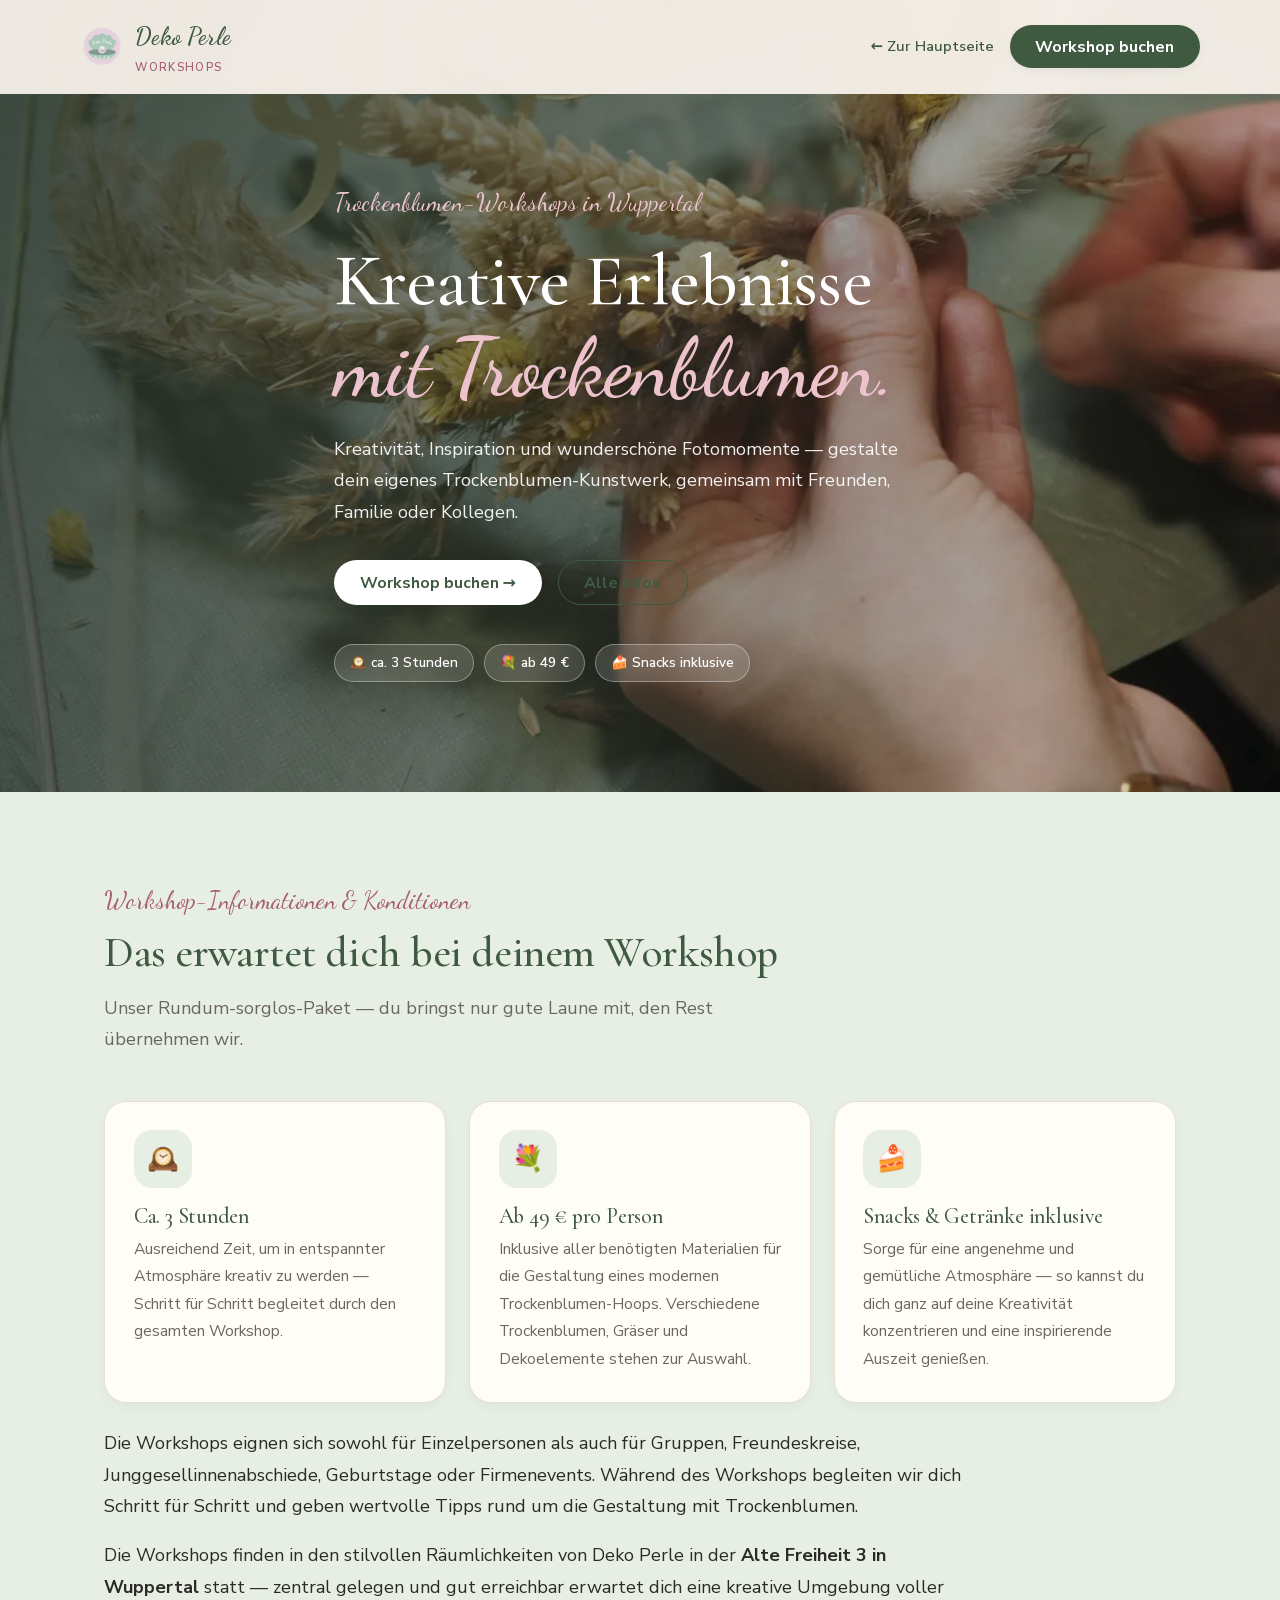
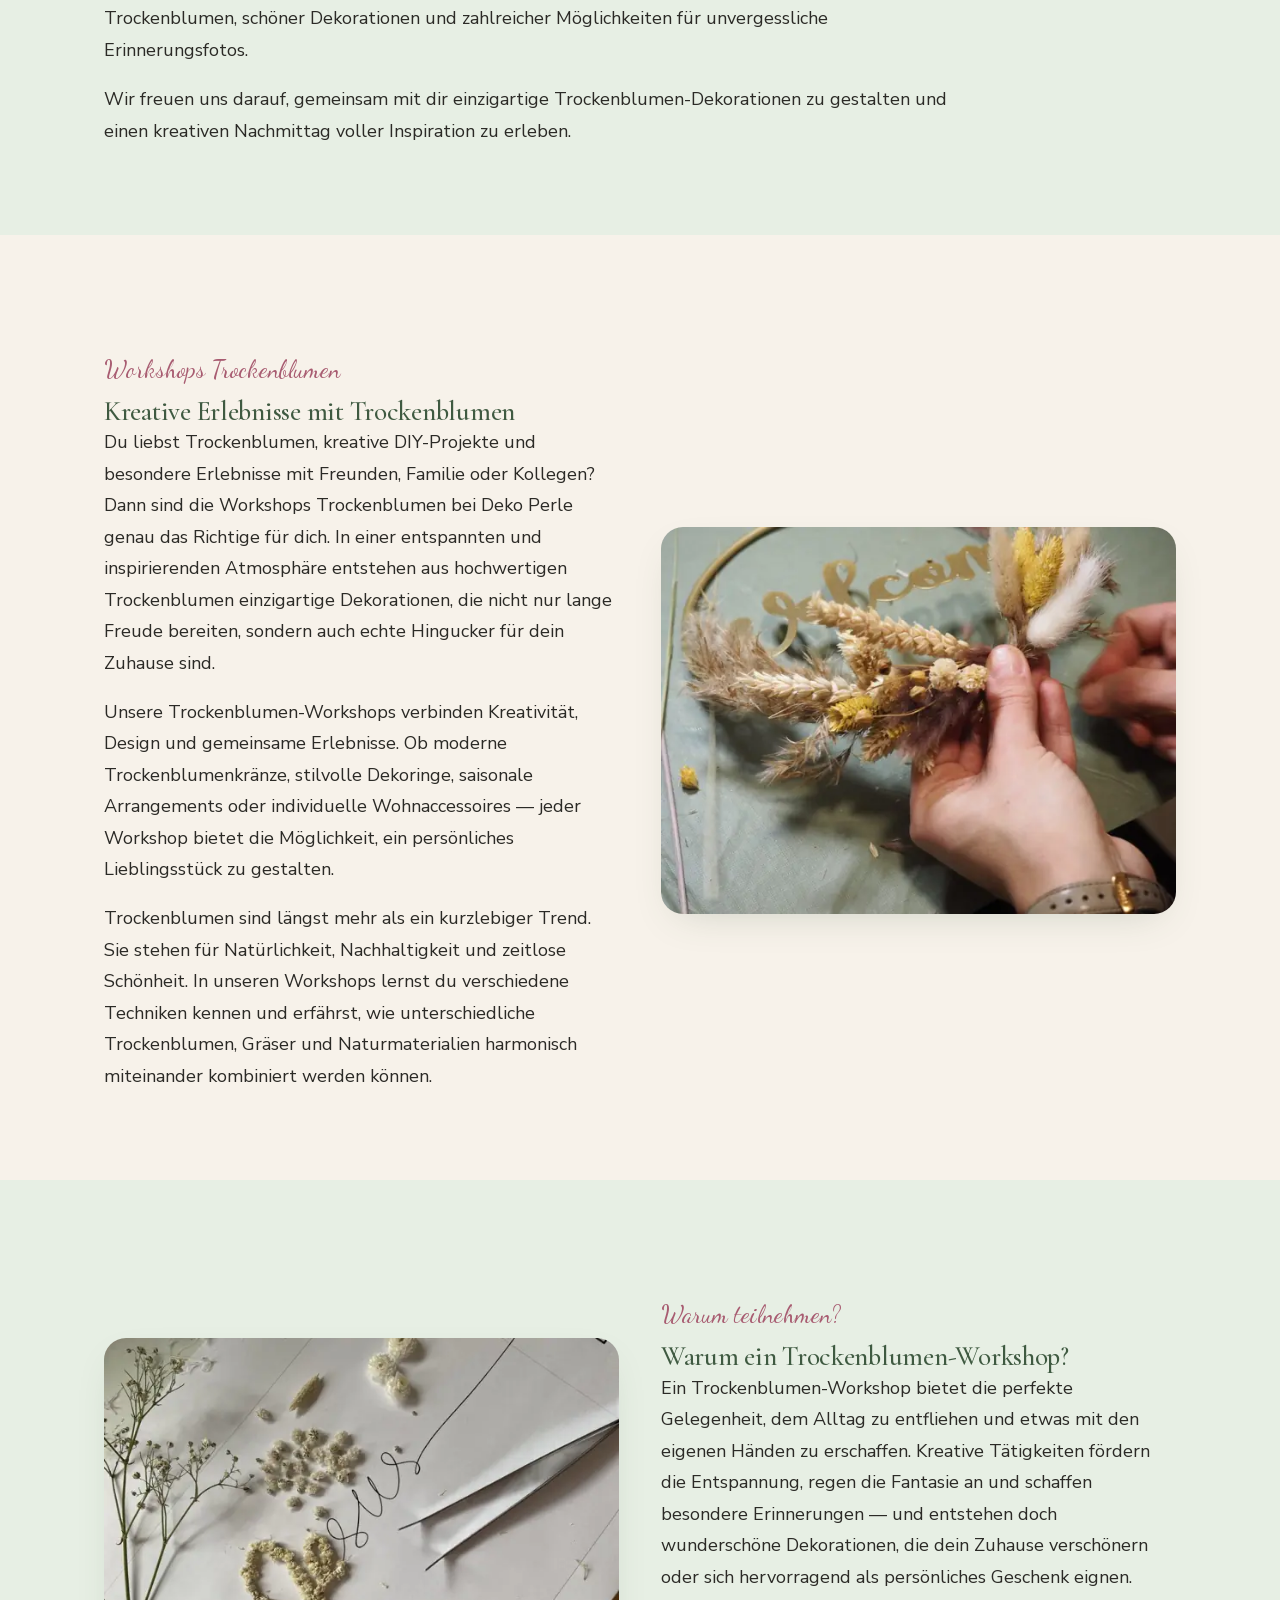
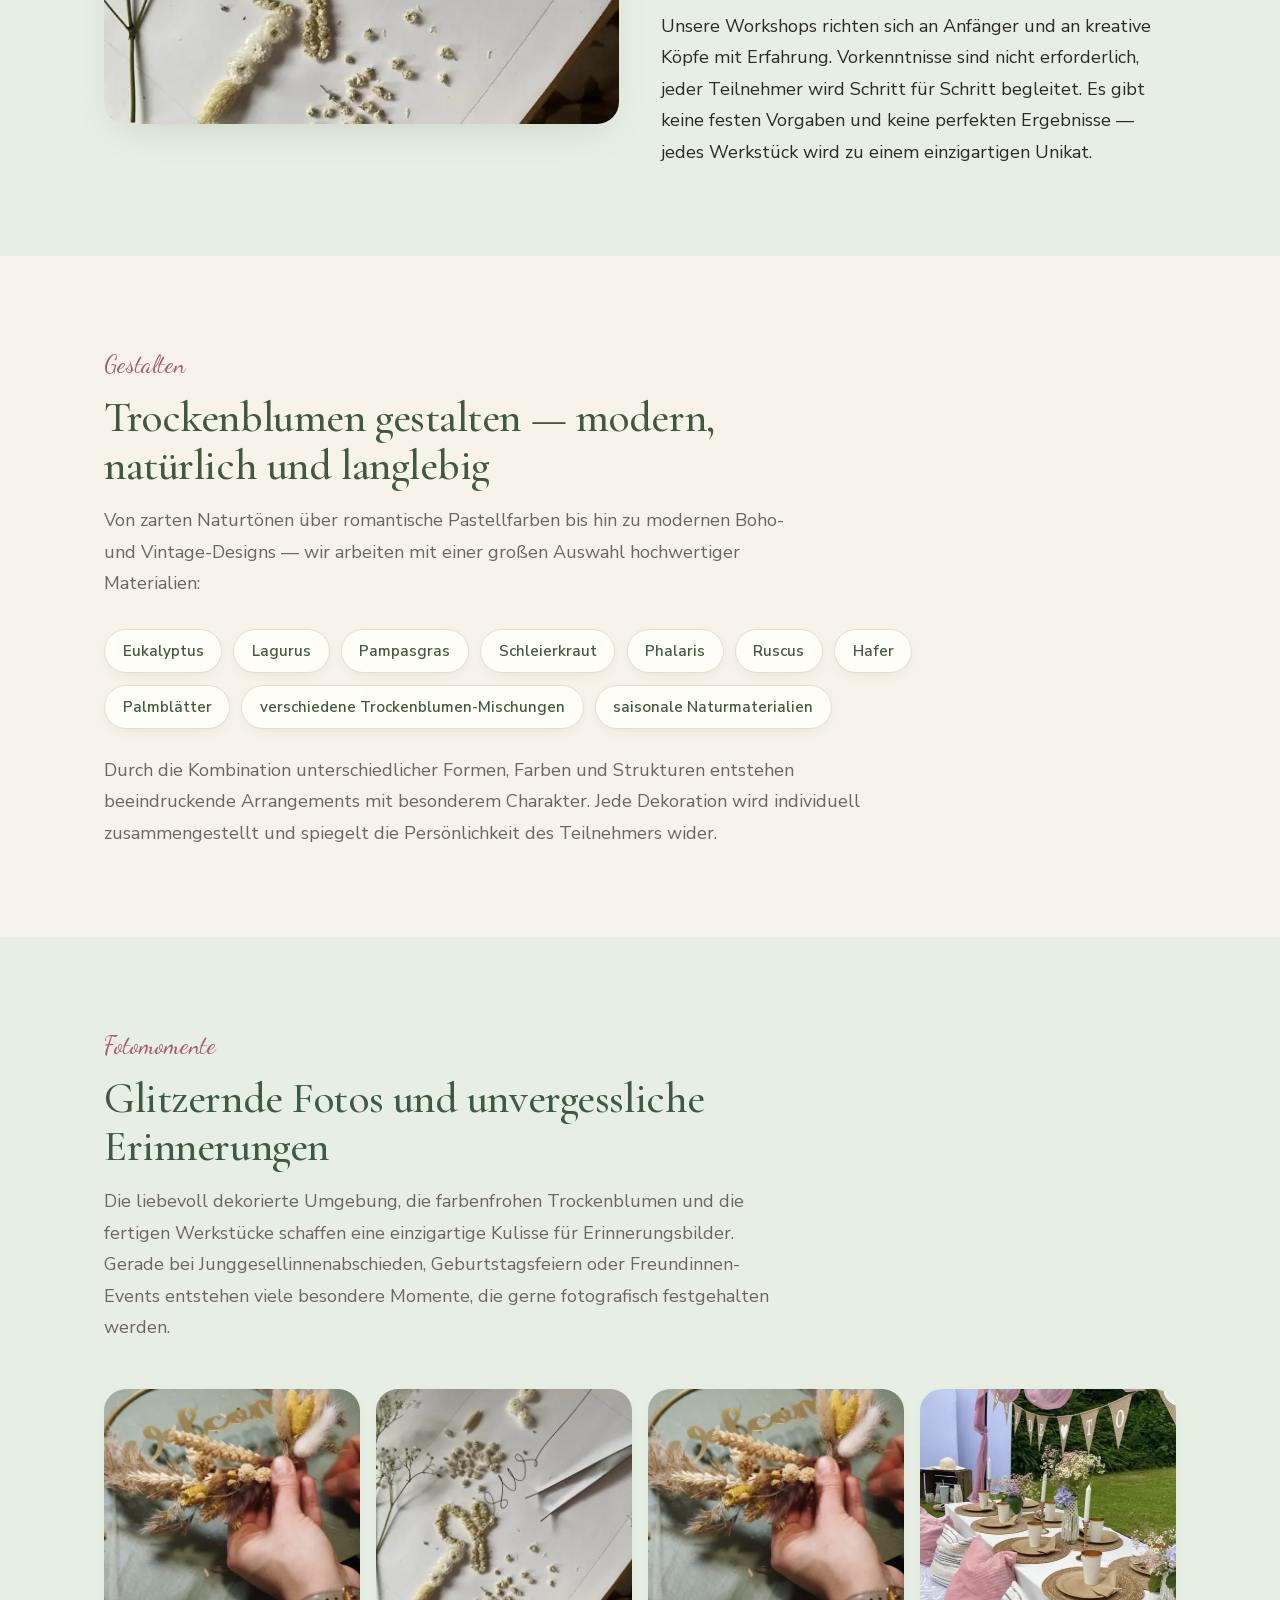
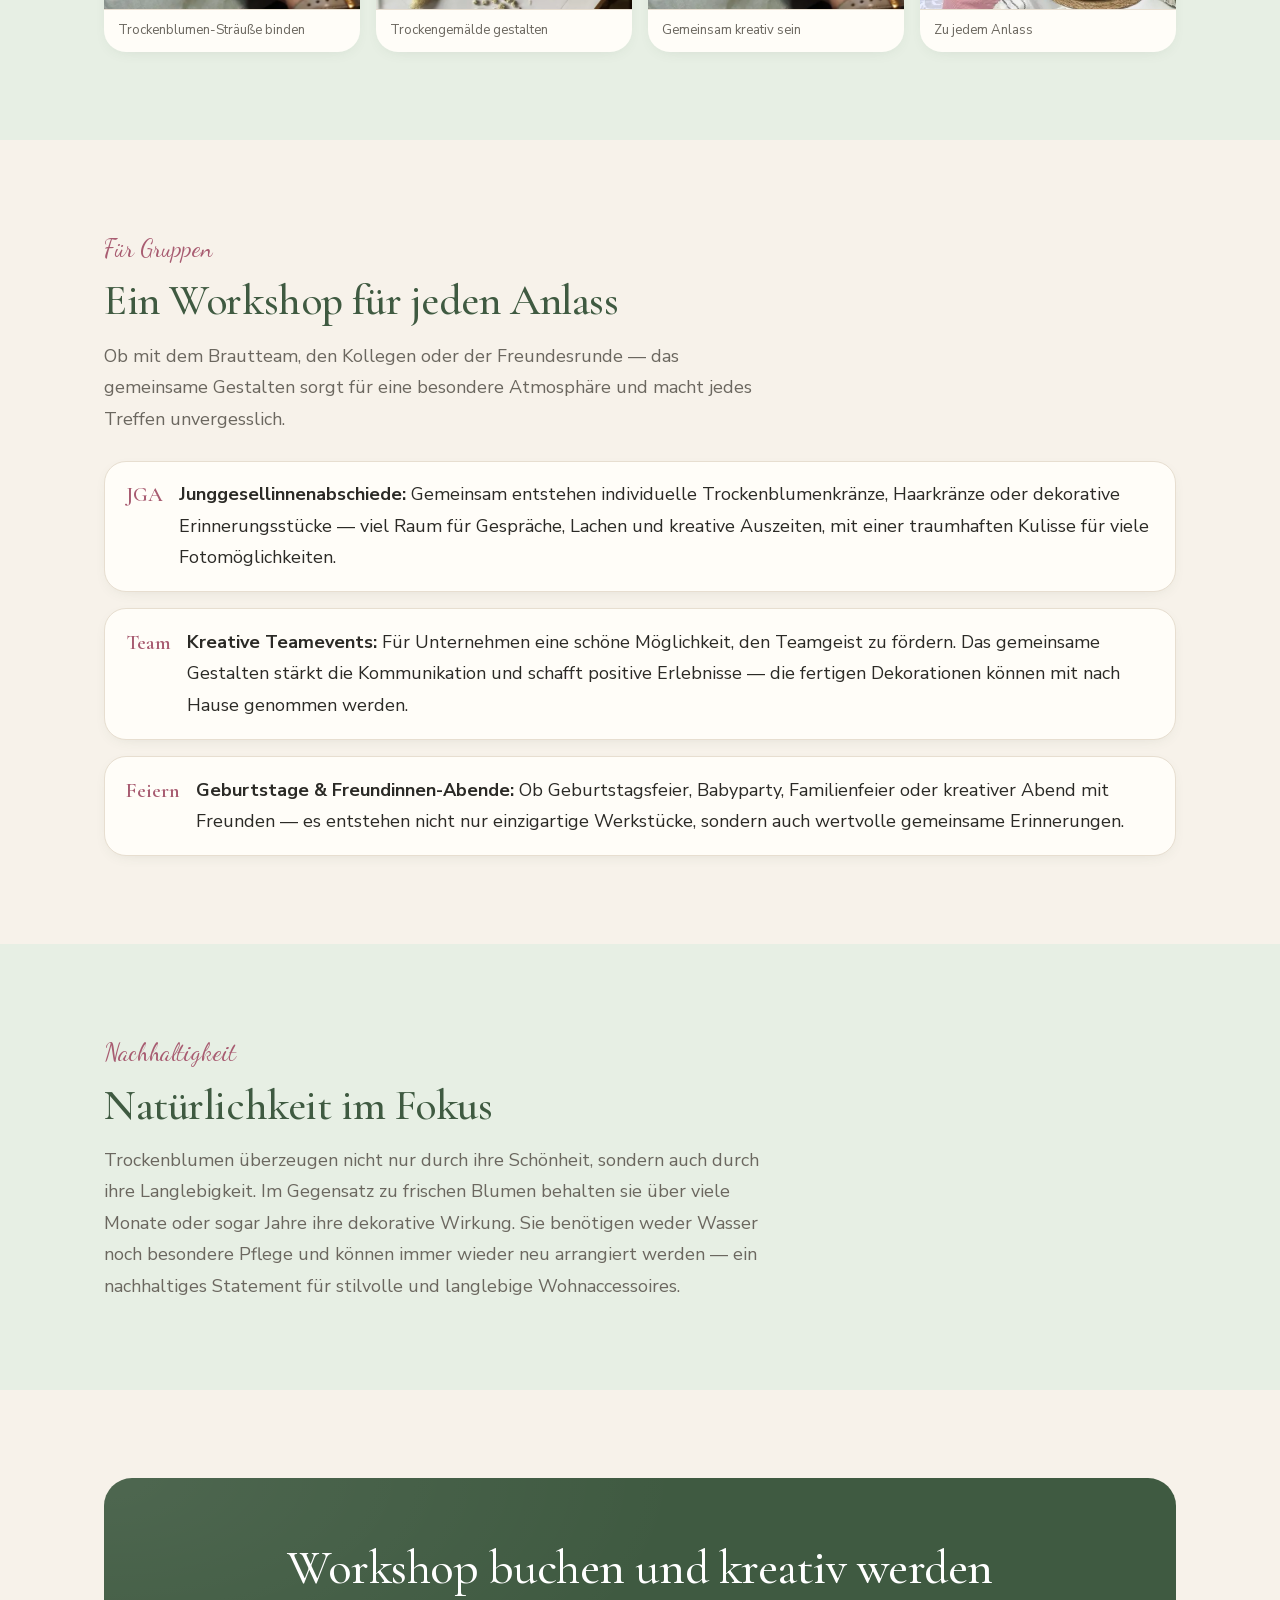
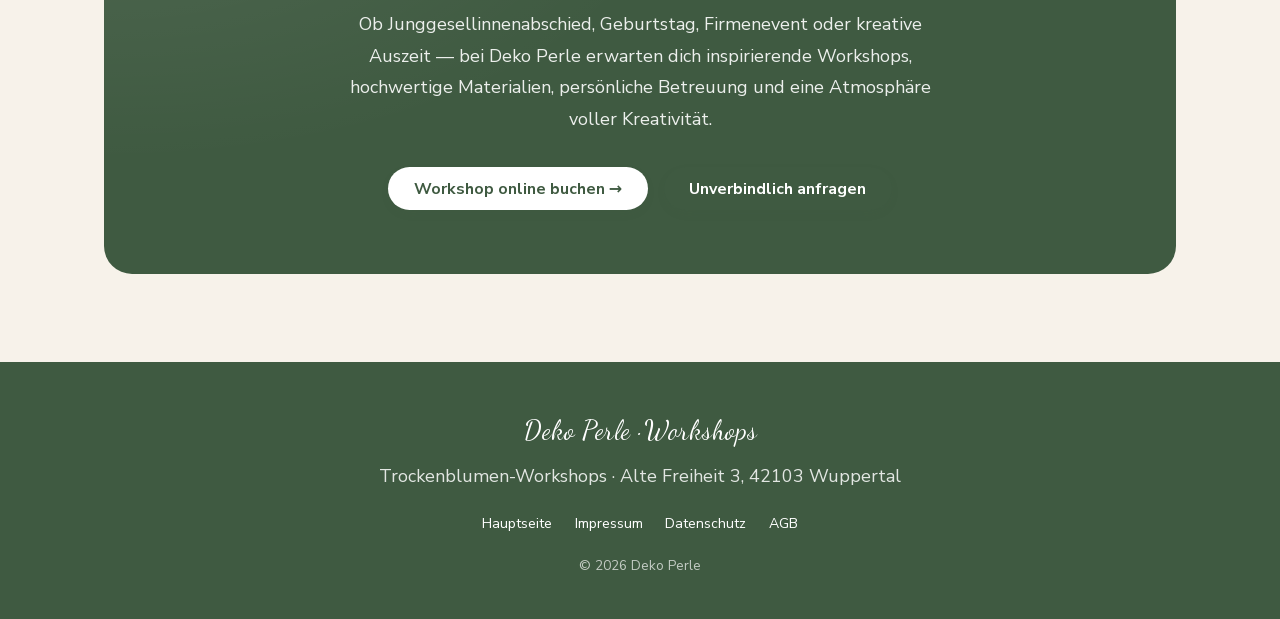
<file: workshops.html>
<!DOCTYPE html>
<html lang="de">
<head>
<meta charset="UTF-8" />
<meta name="viewport" content="width=device-width, initial-scale=1.0" />
<title>Workshops Trockenblumen · Deko Perle — kreative Erlebnisse in Wuppertal</title>
<meta name="description" content="Trockenblumen-Workshops bei Deko Perle in Wuppertal: Ab 49 € pro Person inklusive Material, Snacks & Getränke. Ideal für JGA, Geburtstage, Teamevents und Freundinnen-Abende. Jetzt buchen!" />
<link rel="canonical" href="https://www.deko-perle.de/workshops.html" />
<meta name="theme-color" content="#f7f2ea" />
<meta name="robots" content="index, follow" />

<meta property="og:type" content="website" />
<meta property="og:locale" content="de_DE" />
<meta property="og:site_name" content="Deko Perle Workshops" />
<meta property="og:title" content="Workshops Trockenblumen · Deko Perle" />
<meta property="og:description" content="Trockenblumen-Workshops voller Kreativität, Inspiration und wunderschöner Fotomomente — ab 49 € pro Person in Wuppertal." />
<meta property="og:url" content="https://www.deko-perle.de/workshops.html" />
<meta property="og:image" content="https://www.deko-perle.de/assets/img/og-image.jpg" />
<meta name="twitter:card" content="summary_large_image" />
<meta name="twitter:title" content="Workshops Trockenblumen · Deko Perle" />
<meta name="twitter:description" content="Trockenblumen-Workshops voller Kreativität und glitzernder Fotomomente — ab 49 € pro Person in Wuppertal." />
<meta name="twitter:image" content="https://www.deko-perle.de/assets/img/og-image.jpg" />

<link rel="icon" href="assets/img/favicon-32.png" sizes="32x32" type="image/png" />
<link rel="apple-touch-icon" href="assets/img/apple-touch-icon.png" />
<link rel="preload" href="assets/fonts/nunito-sans-var.woff2" as="font" type="font/woff2" crossorigin />
<link rel="preload" href="assets/fonts/cormorant-garamond-var.woff2" as="font" type="font/woff2" crossorigin />
<link rel="stylesheet" href="assets/fonts/fonts.css" />

<script type="application/ld+json">
{
  "@context": "https://schema.org",
  "@type": "Service",
  "name": "Trockenblumen-Workshops",
  "serviceType": "Kreativ-Workshop",
  "provider": {
    "@type": "ProfessionalService",
    "name": "Deko Perle",
    "url": "https://www.deko-perle.de/",
    "email": "info@deko-perle.de",
    "telephone": "+49 1525 2605730"
  },
  "areaServed": { "@type": "City", "name": "Wuppertal" },
  "offers": {
    "@type": "Offer",
    "price": "49.00",
    "priceCurrency": "EUR",
    "description": "Rundum-sorglos-Paket inklusive aller Materialien, Snacks und Getränke für die Gestaltung eines modernen Trockenblumen-Hoops."
  }
}
</script>

<style>
  :root{
    --bg:#f7f2ea;            /* warm cream */
    --ink:#2b2a26;
    --muted:#6b675f;
    --sage:#7c9a78;
    --sage-soft:#e7efe4;
    --sage-deep:#3f5a41;
    --rose:#ecc3cd;
    --rose-deep:#a85c71;
    --gold:#b8903f;
    --card:#fffdf8;
    --border:#e7ded0;
    --shadow:0 14px 40px -18px rgba(63,90,65,.25);
    --shadow-sm:0 4px 16px -8px rgba(63,90,65,.18);
    --radius:22px;
    --t:.35s cubic-bezier(.4,0,.2,1);
  }
  *{box-sizing:border-box;margin:0;padding:0}
  html{scroll-behavior:smooth}
  body{
    background:var(--bg);
    color:var(--ink);
    font-family:'Nunito Sans',system-ui,sans-serif;
    font-size:18px;line-height:1.75;
    -webkit-font-smoothing:antialiased;
  }
  img{max-width:100%;display:block;height:auto}
  a{color:var(--sage-deep);text-decoration:none;transition:var(--t)}
  a:hover{color:var(--rose-deep)}
  [id]{scroll-margin-top:96px}
  :focus-visible{outline:3px solid var(--rose);outline-offset:3px;border-radius:8px}

  h1,h2,h3{
    font-family:'Cormorant Garamond',Georgia,serif;
    color:var(--sage-deep);
    font-weight:500;
    line-height:1.12;
    letter-spacing:-.01em;
  }
  .container{max-width:1120px;margin:0 auto;padding:0 1.5rem}

  .btn{
    display:inline-flex;align-items:center;gap:.5rem;
    padding:.85rem 1.6rem;border-radius:999px;
    font-weight:700;font-size:1rem;line-height:1;
    transition:var(--t);cursor:pointer;
  }
  .btn-primary{background:var(--sage-deep);color:#fff;box-shadow:var(--shadow-sm)}
  .btn-primary:hover{transform:translateY(-2px);box-shadow:var(--shadow);color:#fff}
  .btn-light{background:#fff;color:var(--sage-deep);box-shadow:var(--shadow-sm)}
  .btn-light:hover{transform:translateY(-2px);color:var(--rose-deep)}
  .btn-ghost{background:transparent;border:1.5px solid var(--sage-deep);color:var(--sage-deep)}
  .btn-ghost:hover{background:var(--sage-deep);color:#fff}

  .kicker{
    display:inline-block;
    font-family:'Dancing Script',cursive;
    font-size:1.5rem;color:var(--rose-deep);
    margin-bottom:.4rem;
  }

  /* ===== Header ===== */
  header{
    position:fixed;top:0;left:0;right:0;z-index:50;
    background:rgba(247,242,234,.95);
    backdrop-filter:blur(12px);
    box-shadow:var(--shadow-sm);
    transition:var(--t);
  }
  header.scrolled{box-shadow:0 10px 30px -12px rgba(63,90,65,.28)}
  .hd-inner{
    display:flex;align-items:center;justify-content:space-between;
    padding:1rem 0;gap:1rem;
  }
  .hd-brand{display:flex;align-items:center;gap:.7rem;color:var(--sage-deep)}
  .hd-brand img{width:44px;height:44px;border-radius:50%;object-fit:cover}
  .hd-brand .name{font-family:'Dancing Script',cursive;font-size:1.5rem;font-weight:600}
  .hd-brand .name small{display:block;font-family:'Nunito Sans',sans-serif;font-size:.7rem;font-weight:600;letter-spacing:.12em;color:var(--rose-deep);text-transform:uppercase}
  .hd-right{display:flex;align-items:center;gap:1rem}
  .hd-home{font-weight:600;font-size:.92rem;color:var(--sage-deep)}
  .hd-home:hover{color:var(--rose-deep)}

  /* ===== Hero ===== */
  .hero{
    position:relative;
    min-height:88vh;
    display:flex;align-items:center;
    padding:8.5rem 0 4rem;
    overflow:hidden;
    color:#fff;
  }
  .hero-bg{position:absolute;inset:0}
  .hero-bg img{width:100%;height:100%;object-fit:cover}
  .hero-bg::after{
    content:"";position:absolute;inset:0;
    background:linear-gradient(105deg,rgba(35,48,37,.82) 0%,rgba(35,48,37,.55) 45%,rgba(35,48,37,.15) 100%);
  }
  .hero .container{position:relative;z-index:2}
  .hero h1{
    color:#fff;
    font-size:clamp(2.6rem,6vw,4.6rem);
    max-width:18ch;
    margin:.6rem 0 1.2rem;
  }
  .hero h1 em{font-style:normal;font-family:'Dancing Script',cursive;color:var(--rose);font-size:1.12em}
  .hero .kicker{color:var(--rose)}
  .hero .lead{max-width:52ch;font-size:1.12rem;color:rgba(255,255,255,.92)}
  .btn-row{display:flex;gap:1rem;flex-wrap:wrap;margin-top:2rem}
  .hero .pills{display:flex;gap:.6rem;flex-wrap:wrap;margin-top:2.4rem}
  .hero .pills span{
    background:rgba(255,255,255,.14);
    border:1px solid rgba(255,255,255,.35);
    backdrop-filter:blur(4px);
    padding:.4rem .95rem;border-radius:999px;
    font-size:.85rem;font-weight:600;
  }

  /* ===== Sections ===== */
  section.block{padding:5.5rem 0}
  section.block.soft{background:var(--sage-soft)}
  .block-head{max-width:680px}
  .block-head h2{font-size:clamp(1.9rem,3.5vw,2.7rem);margin-bottom:1rem}
  .block-head p{color:var(--muted)}

  .lead-p{margin-top:1.6rem;max-width:78ch}
  .lead-p p{color:var(--ink)} 
  .lead-p p+p{margin-top:1.1rem}

  /* ===== Info cards ===== */
  .info-grid{display:grid;gap:1.4rem;margin-top:2.8rem}
  @media(min-width:720px){.info-grid{grid-template-columns:repeat(3,1fr)}}
  .info-card{
    background:var(--card);
    border:1px solid var(--border);
    border-radius:var(--radius);
    padding:1.8rem;
    box-shadow:var(--shadow-sm);
  }
  .info-card .ic{
    display:inline-flex;align-items:center;justify-content:center;
    width:58px;height:58px;border-radius:18px;
    background:var(--sage-soft);font-size:1.6rem;margin-bottom:1rem;
  }
  .info-card h3{font-size:1.35rem;margin-bottom:.45rem}
  .info-card p{font-size:.98rem;color:var(--muted)}

  /* ===== Split / editorial ===== */
  .split{display:grid;gap:2.6rem;align-items:center;margin-top:1.6rem}
  @media(min-width:900px){.split{grid-template-columns:1fr 1fr}}
  .split .copy p+p{margin-top:1.1rem}
  .split .copy p{max-width:60ch}
  .fig{border-radius:var(--radius);overflow:hidden;box-shadow:var(--shadow)}
  .fig img{width:100%}

  /* Material chips */
  .chips{list-style:none;display:flex;flex-wrap:wrap;gap:.7rem;max-width:820px;margin-top:1.8rem}
  .chips li{
    background:var(--card);border:1px solid var(--border);
    padding:.5rem 1.1rem;border-radius:999px;
    font-size:.95rem;color:var(--sage-deep);font-weight:600;
    box-shadow:var(--shadow-sm);
  }

  /* Compact feature list */
  .feature{display:grid;gap:1rem;margin-top:1.6rem}
  .feature li{
    list-style:none;display:flex;gap:1rem;align-items:flex-start;
    background:var(--card);border:1px solid var(--border);
    padding:1.1rem 1.3rem;border-radius:var(--radius);box-shadow:var(--shadow-sm);
  }
  .feature .n{
    font-family:'Cormorant Garamond',serif;font-size:1.3rem;font-weight:600;
    color:var(--rose-deep);flex-shrink:0;line-height:1.5;
  }

  /* ===== Gallery strip ===== */
  .gstrip{display:grid;gap:1rem;grid-template-columns:repeat(2,1fr);margin-top:2.8rem}
  @media(min-width:900px){.gstrip{grid-template-columns:repeat(4,1fr)}}
  .gstrip figure{border-radius:var(--radius);overflow:hidden;box-shadow:var(--shadow-sm)}
  .gstrip img{width:100%;height:220px;object-fit:cover;transition:var(--t)}
  .gstrip figure:hover img{transform:scale(1.05)}
  .gstrip figcaption{font-size:.82rem;color:var(--muted);padding:.6rem .9rem;background:var(--card);border-top:1px solid var(--border)}

  /* ===== CTA ===== */
  .cta{
    background:var(--sage-deep);
    background-image:radial-gradient(120% 160% at 0% 0%,rgba(255,255,255,.08),transparent 45%);
    color:#fff;border-radius:calc(var(--radius) + 6px);
    padding:4rem clamp(1.5rem,5vw,4rem);
    text-align:center;
    margin:5.5rem 0;
  }
  .cta h2{color:#fff;font-size:clamp(1.9rem,4vw,3rem);margin-bottom:.8rem}
  .cta p{max-width:56ch;margin:0 auto;color:rgba(255,255,255,.9)}
  .cta .btn-row{justify-content:center}

  /* ===== Footer ===== */
  footer{background:var(--sage-deep);color:rgba(255,255,255,.85);text-align:center;padding:2.8rem 1.5rem 2.6rem}
  footer .brand-name{font-family:'Dancing Script',cursive;font-size:1.7rem;color:#fff}
  footer a{color:#fff}
  footer .legal{display:flex;gap:1.4rem;justify-content:center;flex-wrap:wrap;margin-top:1.2rem;font-size:.88rem}

  /* ===== Reveal ===== */
  .reveal{opacity:0;transform:translateY(22px);transition:opacity .8s ease,transform .8s ease}
  .reveal.visible{opacity:1;transform:none}

  @media(max-width:640px){
    .hd-home{display:none}
    .hero{min-height:auto;padding-top:7.5rem}
    .hero .lead{font-size:1rem}
    .btn{width:100%;justify-content:center}
  }
</style>
</head>
<body>

<!-- ===== Header ===== -->
<header id="hd">
  <div class="container hd-inner">
    <a class="hd-brand" href="#top">
      <img src="assets/logo-perle.png" alt="" width="44" height="44" />
      <span class="name">Deko Perle<small>Workshops</small></span>
    </a>
    <div class="hd-right">
      <a class="hd-home" href="index.html">← Zur Hauptseite</a>
      <a class="btn btn-primary" href="https://dekoperle.simplybook.it/v2/#book" rel="noopener">Workshop buchen</a>
    </div>
  </div>
</header>

<main id="top">

  <!-- ===== Hero ===== -->
  <section class="hero">
    <div class="hero-bg">
      <picture>
        <source type="image/webp" srcset="assets/img/index-workshop-trockenblumen-1400.webp" />
        <img src="assets/img/index-workshop-trockenblumen-1400.jpg" alt="Trockenblumensträuße, die im Workshop von Hand gebunden werden" fetchpriority="high" />
      </picture>
    </div>
    <div class="container">
      <span class="kicker">Trockenblumen-Workshops in Wuppertal</span>
      <h1>Kreative Erlebnisse <em>mit Trockenblumen.</em></h1>
      <p class="lead">Kreativität, Inspiration und wunderschöne Fotomomente — gestalte dein eigenes Trockenblumen-Kunstwerk, gemeinsam mit Freunden, Familie oder Kollegen.</p>
      <div class="btn-row">
        <a class="btn btn-light" href="https://dekoperle.simplybook.it/v2/#book" rel="noopener">Workshop buchen →</a>
        <a class="btn btn-ghost" href="#info">Alle Infos</a>
      </div>
      <div class="pills">
        <span>🕰️ ca. 3 Stunden</span>
        <span>💐 ab 49 €</span>
        <span>🍰 Snacks inklusive</span>
      </div>
    </div>
  </section>

  <!-- ===== Information & Konditionen ===== -->
  <section class="block soft" id="info">
    <div class="container">
      <div class="block-head reveal">
        <span class="kicker">Workshop-Informationen &amp; Konditionen</span>
        <h2>Das erwartet dich bei deinem Workshop</h2>
        <p>Unser Rundum-sorglos-Paket — du bringst nur gute Laune mit, den Rest übernehmen wir.</p>
      </div>

      <div class="info-grid">
        <article class="info-card reveal">
          <div class="ic" aria-hidden="true">🕰️</div>
          <h3>Ca. 3 Stunden</h3>
          <p>Ausreichend Zeit, um in entspannter Atmosphäre kreativ zu werden — Schritt für Schritt begleitet durch den gesamten Workshop.</p>
        </article>
        <article class="info-card reveal">
          <div class="ic" aria-hidden="true">💐</div>
          <h3>Ab 49 € pro Person</h3>
          <p>Inklusive aller benötigten Materialien für die Gestaltung eines modernen Trockenblumen-Hoops. Verschiedene Trockenblumen, Gräser und Dekoelemente stehen zur Auswahl.</p>
        </article>
        <article class="info-card reveal">
          <div class="ic" aria-hidden="true">🍰</div>
          <h3>Snacks &amp; Getränke inklusive</h3>
          <p>Sorge für eine angenehme und gemütliche Atmosphäre — so kannst du dich ganz auf deine Kreativität konzentrieren und eine inspirierende Auszeit genießen.</p>
        </article>
      </div>

      <div class="lead-p reveal">
        <p>Die Workshops eignen sich sowohl für Einzelpersonen als auch für Gruppen, Freundeskreise, Junggesellinnenabschiede, Geburtstage oder Firmenevents. Während des Workshops begleiten wir dich Schritt für Schritt und geben wertvolle Tipps rund um die Gestaltung mit Trockenblumen.</p>
        <p>Die Workshops finden in den stilvollen Räumlichkeiten von Deko Perle in der <strong>Alte Freiheit 3 in Wuppertal</strong> statt — zentral gelegen und gut erreichbar erwartet dich eine kreative Umgebung voller Trockenblumen, schöner Dekorationen und zahlreicher Möglichkeiten für unvergessliche Erinnerungsfotos.</p>
        <p>Wir freuen uns darauf, gemeinsam mit dir einzigartige Trockenblumen-Dekorationen zu gestalten und einen kreativen Nachmittag voller Inspiration zu erleben.</p>
      </div>
    </div>
  </section>

  <!-- ===== Intro / Kreative Erlebnisse ===== -->
  <section class="block">
    <div class="container">
      <div class="split">
        <div class="copy reveal">
          <span class="kicker">Workshops Trockenblumen</span>
          <h2>Kreative Erlebnisse mit Trockenblumen</h2>
          <p>Du liebst Trockenblumen, kreative DIY-Projekte und besondere Erlebnisse mit Freunden, Familie oder Kollegen? Dann sind die Workshops Trockenblumen bei Deko Perle genau das Richtige für dich. In einer entspannten und inspirierenden Atmosphäre entstehen aus hochwertigen Trockenblumen einzigartige Dekorationen, die nicht nur lange Freude bereiten, sondern auch echte Hingucker für dein Zuhause sind.</p>
          <p>Unsere Trockenblumen-Workshops verbinden Kreativität, Design und gemeinsame Erlebnisse. Ob moderne Trockenblumenkränze, stilvolle Dekoringe, saisonale Arrangements oder individuelle Wohnaccessoires — jeder Workshop bietet die Möglichkeit, ein persönliches Lieblingsstück zu gestalten.</p>
          <p>Trockenblumen sind längst mehr als ein kurzlebiger Trend. Sie stehen für Natürlichkeit, Nachhaltigkeit und zeitlose Schönheit. In unseren Workshops lernst du verschiedene Techniken kennen und erfährst, wie unterschiedliche Trockenblumen, Gräser und Naturmaterialien harmonisch miteinander kombiniert werden können.</p>
        </div>
        <figure class="fig reveal">
          <picture>
            <source type="image/webp" srcset="assets/img/workshop-blumenbinden-600.webp 600w, assets/img/workshop-blumenbinden-800.webp 800w, assets/img/workshop-blumenbinden-1400.webp 1400w" sizes="(min-width:900px) 46vw, 92vw" />
            <img src="assets/img/workshop-blumenbinden-1400.jpg" alt="Teilnehmer binden im Workshop gemeinsam Trockenblumensträuße" loading="lazy" decoding="async" />
          </picture>
        </figure>
      </div>
    </div>
  </section>

  <!-- ===== Warum ein Workshop ===== -->
  <section class="block soft">
    <div class="container">
      <div class="split">
        <figure class="fig reveal">
          <picture>
            <source type="image/webp" srcset="assets/img/index-trockengemaelde-600.webp 600w, assets/img/index-trockengemaelde-800.webp 800w, assets/img/index-trockengemaelde-1400.webp 1400w" sizes="(min-width:900px) 46vw, 92vw" />
            <img src="assets/img/index-trockengemaelde-1400.jpg" alt="Selbst gestaltetes Trockengemälde auf Leinwand aus einem Workshop" loading="lazy" decoding="async" />
          </picture>
        </figure>
        <div class="copy reveal">
          <span class="kicker">Warum teilnehmen?</span>
          <h2>Warum ein Trockenblumen-Workshop?</h2>
          <p>Ein Trockenblumen-Workshop bietet die perfekte Gelegenheit, dem Alltag zu entfliehen und etwas mit den eigenen Händen zu erschaffen. Kreative Tätigkeiten fördern die Entspannung, regen die Fantasie an und schaffen besondere Erinnerungen — und entstehen doch wunderschöne Dekorationen, die dein Zuhause verschönern oder sich hervorragend als persönliches Geschenk eignen.</p>
          <p>Unsere Workshops richten sich an Anfänger und an kreative Köpfe mit Erfahrung. Vorkenntnisse sind nicht erforderlich, jeder Teilnehmer wird Schritt für Schritt begleitet. Es gibt keine festen Vorgaben und keine perfekten Ergebnisse — jedes Werkstück wird zu einem einzigartigen Unikat.</p>
        </div>
      </div>
    </div>
  </section>

  <!-- ===== Materialien ===== -->
  <section class="block">
    <div class="container">
      <div class="block-head reveal">
        <span class="kicker">Gestalten</span>
        <h2>Trockenblumen gestalten — modern, natürlich und langlebig</h2>
        <p>Von zarten Naturtönen über romantische Pastellfarben bis hin zu modernen Boho- und Vintage-Designs — wir arbeiten mit einer großen Auswahl hochwertiger Materialien:</p>
      </div>
      <ul class="chips reveal">
        <li>Eukalyptus</li>
        <li>Lagurus</li>
        <li>Pampasgras</li>
        <li>Schleierkraut</li>
        <li>Phalaris</li>
        <li>Ruscus</li>
        <li>Hafer</li>
        <li>Palmblätter</li>
        <li>verschiedene Trockenblumen-Mischungen</li>
        <li>saisonale Naturmaterialien</li>
      </ul>
      <p class="reveal" style="max-width:72ch;margin-top:1.6rem;color:var(--muted)">Durch die Kombination unterschiedlicher Formen, Farben und Strukturen entstehen beeindruckende Arrangements mit besonderem Charakter. Jede Dekoration wird individuell zusammengestellt und spiegelt die Persönlichkeit des Teilnehmers wider.</p>
    </div>
  </section>

  <!-- ===== Foto-Momente ===== -->
  <section class="block soft">
    <div class="container">
      <div class="block-head reveal">
        <span class="kicker">Fotomomente</span>
        <h2>Glitzernde Fotos und unvergessliche Erinnerungen</h2>
        <p>Die liebevoll dekorierte Umgebung, die farbenfrohen Trockenblumen und die fertigen Werkstücke schaffen eine einzigartige Kulisse für Erinnerungsbilder. Gerade bei Junggesellinnenabschieden, Geburtstagsfeiern oder Freundinnen-Events entstehen viele besondere Momente, die gerne fotografisch festgehalten werden.</p>
      </div>
      <div class="gstrip reveal">
        <figure>
          <picture><source type="image/webp" srcset="assets/img/index-workshop-trockenblumen-600.webp" /><img src="assets/img/index-workshop-trockenblumen-1400.jpg" alt="Trockenblumensträuße im Workshop" loading="lazy" decoding="async" /></picture>
          <figcaption>Trockenblumen-Sträuße binden</figcaption>
        </figure>
        <figure>
          <picture><source type="image/webp" srcset="assets/img/index-trockengemaelde-600.webp" /><img src="assets/img/index-trockengemaelde-1400.jpg" alt="Trockengemälde auf Leinwand" loading="lazy" decoding="async" /></picture>
          <figcaption>Trockengemälde gestalten</figcaption>
        </figure>
        <figure>
          <picture><source type="image/webp" srcset="assets/img/workshop-blumenbinden-600.webp" /><img src="assets/img/workshop-blumenbinden-1400.jpg" alt="Gemeinsames Blumenbinden" loading="lazy" decoding="async" /></picture>
          <figcaption>Gemeinsam kreativ sein</figcaption>
        </figure>
        <figure>
          <picture><source type="image/webp" srcset="assets/img/jga-outdoor-600.webp" /><img src="assets/img/jga-outdoor-1400.jpg" alt="Outdoor-Feier mit Dekoration" loading="lazy" decoding="async" /></picture>
          <figcaption>Zu jedem Anlass</figcaption>
        </figure>
      </div>
    </div>
  </section>

  <!-- ===== Für Gruppen ===== -->
  <section class="block">
    <div class="container">
      <div class="block-head reveal">
        <span class="kicker">Für Gruppen</span>
        <h2>Ein Workshop für jeden Anlass</h2>
        <p>Ob mit dem Brautteam, den Kollegen oder der Freundesrunde — das gemeinsame Gestalten sorgt für eine besondere Atmosphäre und macht jedes Treffen unvergesslich.</p>
      </div>
      <ul class="feature reveal">
        <li>
          <span class="n">JGA</span>
          <p><strong>Junggesellinnenabschiede:</strong> Gemeinsam entstehen individuelle Trockenblumenkränze, Haarkränze oder dekorative Erinnerungsstücke — viel Raum für Gespräche, Lachen und kreative Auszeiten, mit einer traumhaften Kulisse für viele Fotomöglichkeiten.</p>
        </li>
        <li>
          <span class="n">Team</span>
          <p><strong>Kreative Teamevents:</strong> Für Unternehmen eine schöne Möglichkeit, den Teamgeist zu fördern. Das gemeinsame Gestalten stärkt die Kommunikation und schafft positive Erlebnisse — die fertigen Dekorationen können mit nach Hause genommen werden.</p>
        </li>
        <li>
          <span class="n">Feiern</span>
          <p><strong>Geburtstage &amp; Freundinnen-Abende:</strong> Ob Geburtstagsfeier, Babyparty, Familienfeier oder kreativer Abend mit Freunden — es entstehen nicht nur einzigartige Werkstücke, sondern auch wertvolle gemeinsame Erinnerungen.</p>
        </li>
      </ul>
    </div>
  </section>

  <!-- ===== Nachhaltigkeit ===== -->
  <section class="block soft">
    <div class="container">
      <div class="block-head reveal">
        <span class="kicker">Nachhaltigkeit</span>
        <h2>Natürlichkeit im Fokus</h2>
        <p>Trockenblumen überzeugen nicht nur durch ihre Schönheit, sondern auch durch ihre Langlebigkeit. Im Gegensatz zu frischen Blumen behalten sie über viele Monate oder sogar Jahre ihre dekorative Wirkung. Sie benötigen weder Wasser noch besondere Pflege und können immer wieder neu arrangiert werden — ein nachhaltiges Statement für stilvolle und langlebige Wohnaccessoires.</p>
      </div>
    </div>
  </section>

  <!-- ===== CTA ===== -->
  <section class="container reveal">
    <div class="cta">
      <h2>Workshop buchen und kreativ werden</h2>
      <p>Ob Junggesellinnenabschied, Geburtstag, Firmenevent oder kreative Auszeit — bei Deko Perle erwarten dich inspirierende Workshops, hochwertige Materialien, persönliche Betreuung und eine Atmosphäre voller Kreativität.</p>
      <div class="btn-row">
        <a class="btn btn-light" href="https://dekoperle.simplybook.it/v2/#book" rel="noopener">Workshop online buchen →</a>
        <a class="btn btn-primary" href="mailto:info@deko-perle.de">Unverbindlich anfragen</a>
      </div>
    </div>
  </section>

</main>

<footer>
  <div class="brand-name">Deko Perle · Workshops</div>
  <p style="margin-top:.4rem">Trockenblumen-Workshops · Alte Freiheit 3, 42103 Wuppertal</p>
  <div class="legal">
    <a href="index.html">Hauptseite</a>
    <a href="impressum.html">Impressum</a>
    <a href="datenschutz.html">Datenschutz</a>
    <a href="agb.html">AGB</a>
  </div>
  <p style="margin-top:1.1rem;font-size:.85rem;opacity:.8">© <span id="yr">2026</span> Deko Perle</p>
</footer>

<script>
  const hd = document.getElementById('hd');
  const onScroll = () => hd.classList.toggle('scrolled', window.scrollY > 20);
  window.addEventListener('scroll', onScroll, {passive:true}); onScroll();

  document.getElementById('yr').textContent = new Date().getFullYear();

  const obs = new IntersectionObserver((entries) => {
    entries.forEach(e => { if (e.isIntersecting) { e.target.classList.add('visible'); obs.unobserve(e.target); } });
  }, {threshold:.1});
  document.querySelectorAll('.reveal').forEach(el => obs.observe(el));
</script>
</body>
</html>
</file>
<file: assets/fonts/fonts.css>
/* ===========================================
   DEKO PERLE — Self-hosted Webfonts
   Variable Fonts, latin subset, served locally.
   Kein externer Request -> kein DSGVO-Problem,
   kein zusätzlicher DNS/TLS-Handshake.
   =========================================== */

@font-face {
  font-family: 'Cormorant Garamond';
  font-style: normal;
  font-weight: 300 700;
  font-display: swap;
  src: url('cormorant-garamond-var.woff2') format('woff2-variations'),
       url('cormorant-garamond-var.woff2') format('woff2');
  unicode-range: U+0000-00FF, U+0131, U+0152-0153, U+02BB-02BC, U+02C6, U+02DA,
    U+02DC, U+2000-206F, U+20AC, U+2122, U+2191, U+2193, U+2212, U+FEFF, U+FFFD;
}

@font-face {
  font-family: 'Dancing Script';
  font-style: normal;
  font-weight: 400 700;
  font-display: swap;
  src: url('dancing-script-var.woff2') format('woff2-variations'),
       url('dancing-script-var.woff2') format('woff2');
  unicode-range: U+0000-00FF, U+0131, U+0152-0153, U+02BB-02BC, U+02C6, U+02DA,
    U+02DC, U+2000-206F, U+20AC, U+2122, U+2191, U+2193, U+2212, U+FEFF, U+FFFD;
}

@font-face {
  font-family: 'Nunito Sans';
  font-style: normal;
  font-weight: 200 1000;
  font-display: swap;
  src: url('nunito-sans-var.woff2') format('woff2-variations'),
       url('nunito-sans-var.woff2') format('woff2');
  unicode-range: U+0000-00FF, U+0131, U+0152-0153, U+02BB-02BC, U+02C6, U+02DA,
    U+02DC, U+2000-206F, U+20AC, U+2122, U+2191, U+2193, U+2212, U+FEFF, U+FFFD;
}
</file>
<file: styles.css>
/* ===========================================
   DEKO PERLE — Design System
   Palette: Sage green · Blush rose · Pearl cream · Gold
   =========================================== */

:root {
  --bg: #fbf9f5;
  --fg: #232b24;
  --muted: #55635a;
  --border: #d6dfd7;

  --sage: #8fb492;
  --sage-soft: #d9ead9;
  --sage-deep: #3a5541;

  --rose: #f1c8d3;
  --rose-deep: #a34a63;
  --rose-soft: #fce7ec;

  --gold: #a07c3f;
  --card: #ffffff;

  --grad-hero: linear-gradient(135deg, #d9ead9 0%, #fbf3eb 50%, #fce7ec 100%);
  --grad-soft: linear-gradient(180deg, #fbf9f5 0%, #ecf2ec 100%);
  --grad-rose: linear-gradient(135deg, #f6d7df, #e9a9bb);
  --grad-sage: linear-gradient(135deg, #547a59, #3a5541);
  --grad-footer: linear-gradient(135deg, #567a5b 0%, #3f5c46 100%);

  --shadow-card: 0 4px 20px -8px rgba(67, 97, 74, .15);
  --shadow-soft: 0 10px 40px -15px rgba(67, 97, 74, .2);
  --shadow-glow: 0 20px 60px -20px rgba(212, 138, 160, .35);

  --radius: 16px;
  --radius-lg: 32px;
  --transition: all .35s cubic-bezier(.4, 0, .2, 1);
}

/* ===== Reset & Base ===== */
*, *::before, *::after { box-sizing: border-box; }
* { margin: 0; padding: 0; }

html { scroll-behavior: smooth; }

body {
  font-family: 'Nunito Sans', system-ui, -apple-system, sans-serif;
  font-size: 18px;
  line-height: 1.7;
  color: var(--fg);
  background: var(--bg);
  -webkit-font-smoothing: antialiased;
}

img { max-width: 100%; display: block; height: auto; }

h1, h2, h3, h4 {
  font-family: 'Cormorant Garamond', Georgia, serif;
  color: var(--sage-deep);
  line-height: 1.15;
  font-weight: 500;
  letter-spacing: -0.01em;
}

h1 { font-size: clamp(2.5rem, 5vw + 1rem, 4.5rem); }
h2 { font-size: clamp(2rem, 3vw + 1rem, 3.25rem); }
h3 { font-size: 1.5rem; }

p { color: var(--muted); }

a { color: var(--sage-deep); text-decoration: none; transition: var(--transition); }
a:hover { color: var(--rose-deep); }

button { font: inherit; cursor: pointer; border: none; background: none; }

:focus-visible {
  outline: 3px solid var(--rose-deep);
  outline-offset: 3px;
  border-radius: 8px;
}

/* ===== Skip Link ===== */
.skip-link {
  position: absolute;
  top: -100px;
  left: 1rem;
  z-index: 200;
  padding: .85rem 1.5rem;
  background: var(--sage-deep);
  color: #fff;
  font-weight: 600;
  border-radius: 0 0 12px 12px;
  transition: top .2s ease;
}
.skip-link:focus {
  top: 0;
  color: #fff;
}

/* ===== Anker-Ziele unter der fixierten Navbar ===== */
section[id], main[id] { scroll-margin-top: 96px; }

/* ===== Layout ===== */
.container {
  width: 100%;
  max-width: 1240px;
  margin: 0 auto;
  padding: 0 1.5rem;
}

.section { padding: 6rem 0; }
.section.soft { background: var(--grad-soft); }

.section-head {
  max-width: 640px;
  margin: 0 auto 4rem;
  text-align: center;
}
.section-head h2 { margin: .5rem 0 1rem; }

.script { font-family: 'Dancing Script', cursive; font-weight: 600; }
.eyebrow { color: var(--rose-deep); font-size: 1.5rem; }
.accent { color: var(--rose-deep); font-style: normal; }
.block { display: block; }

/* ===== Buttons ===== */
.btn {
  display: inline-flex;
  align-items: center;
  gap: .5rem;
  padding: 1rem 2rem;
  border-radius: 999px;
  font-weight: 600;
  font-size: 1rem;
  transition: var(--transition);
  white-space: nowrap;
}
.btn-primary {
  background: var(--sage);
  color: #fff;
  box-shadow: var(--shadow-soft);
}
.btn-primary:hover {
  background: var(--sage-deep);
  color: #fff;
  transform: translateY(-2px);
  box-shadow: var(--shadow-glow);
}
.btn-rose {
  background: var(--grad-rose);
  color: #5a2837;
  box-shadow: var(--shadow-soft);
}
.btn-rose:hover { transform: translateY(-2px); box-shadow: var(--shadow-glow); color: #5a2837; }
.btn-ghost {
  background: rgba(255,255,255,.6);
  color: var(--sage-deep);
  border: 2px solid rgba(155, 191, 158, .5);
}
.btn-ghost:hover { background: var(--sage-soft); color: var(--sage-deep); }

/* ===== Navbar ===== */
.navbar {
  position: fixed;
  inset: 0 0 auto 0;
  z-index: 50;
  transition: var(--transition);
}
.navbar.scrolled {
  background: rgba(251, 249, 245, .9);
  backdrop-filter: blur(12px);
  box-shadow: var(--shadow-card);
}
.nav-inner {
  display: flex;
  align-items: center;
  justify-content: space-between;
  padding: 1rem 1.5rem;
  gap: 1rem;
}
.brand { display: flex; align-items: center; gap: .75rem; }
.brand img { height: 48px; width: 48px; object-fit: contain; }
.brand-name {
  font-family: 'Dancing Script', cursive;
  font-size: 1.75rem;
  color: var(--sage-deep);
  font-weight: 600;
}
.brand-name.light { color: #fff; }

.nav-links { display: flex; list-style: none; gap: 2.5rem; }
.nav-links a {
  font-weight: 500;
  color: var(--sage-deep);
  position: relative;
  padding: .25rem 0;
}
.nav-links a::after {
  content: '';
  position: absolute;
  left: 0; bottom: -4px;
  height: 2px; width: 0;
  background: var(--sage);
  transition: var(--transition);
}
.nav-links a:hover::after { width: 100%; }

/* ===== Dropdown „Leistungen“ ===== */
.nav-links .has-sub { position: relative; }
.nav-links .caret {
  display: inline-block;
  margin-left: .3rem;
  border-left: 5px solid transparent;
  border-right: 5px solid transparent;
  border-top: 6px solid currentColor;
  vertical-align: middle;
  transition: var(--transition);
}
.nav-links .has-sub:hover .caret { transform: rotate(180deg); }
.nav-links .submenu {
  position: absolute;
  top: calc(100% + .5rem);
  left: 50%;
  transform: translateX(-50%) translateY(8px);
  min-width: 235px;
  list-style: none;
  padding: .45rem;
  background: var(--card);
  border: 1px solid var(--border);
  border-radius: 14px;
  box-shadow: var(--shadow-soft);
  display: grid;
  gap: .1rem;
  opacity: 0;
  visibility: hidden;
  transition: var(--transition);
  z-index: 60;
}
.nav-links .has-sub:hover .submenu,
.nav-links .has-sub:focus-within .submenu {
  opacity: 1;
  visibility: visible;
  transform: translateX(-50%) translateY(0);
}
.nav-links .submenu a {
  display: block;
  padding: .55rem .9rem;
  border-radius: 9px;
  font-size: .95rem;
  color: var(--fg);
  white-space: nowrap;
}
.nav-links .submenu a::after { display: none; }
.nav-links .submenu a:hover { background: var(--sage-soft); color: var(--sage-deep); }

.nav-toggle {
  display: none;
  flex-direction: column;
  gap: 5px;
  padding: .75rem;
  border-radius: 999px;
  background: var(--sage-soft);
}
.nav-toggle span {
  display: block;
  width: 22px;
  height: 2px;
  background: var(--sage-deep);
  border-radius: 2px;
  transition: var(--transition);
}
.nav-toggle.open span:nth-child(1) { transform: translateY(7px) rotate(45deg); }
.nav-toggle.open span:nth-child(2) { opacity: 0; }
.nav-toggle.open span:nth-child(3) { transform: translateY(-7px) rotate(-45deg); }

/* ===== Hero ===== */
.hero {
  position: relative;
  overflow: hidden;
  background: var(--grad-hero);
  padding: 9rem 0 6rem;
}
.blob {
  position: absolute;
  border-radius: 50%;
  filter: blur(80px);
  opacity: .55;
  pointer-events: none;
}
.blob-1 { top: -120px; left: -100px; width: 320px; height: 320px; background: var(--sage-soft); }
.blob-2 { bottom: -120px; right: -80px; width: 420px; height: 420px; background: var(--rose); }

.hero-grid {
  position: relative;
  display: grid;
  grid-template-columns: 1fr;
  gap: 3rem;
  align-items: center;
}
@media (min-width: 1024px) {
  .hero-grid { grid-template-columns: 1fr 1fr; gap: 5rem; }
}

.chip {
  display: inline-flex;
  align-items: center;
  gap: .5rem;
  padding: .5rem 1rem;
  border-radius: 999px;
  background: rgba(255,255,255,.7);
  backdrop-filter: blur(8px);
  font-size: .95rem;
  font-weight: 600;
  color: var(--sage-deep);
  box-shadow: var(--shadow-card);
}

.hero-text h1 { margin: 1.5rem 0; }
.hero-text h1 .script { display: block; color: var(--rose-deep); margin: .25rem 0; font-size: 1.05em; }
.hero-text .lead { font-size: 1.2rem; max-width: 540px; }

.btn-row { display: flex; flex-wrap: wrap; gap: 1rem; margin: 2rem 0; }

.stats {
  display: grid;
  grid-template-columns: repeat(3, minmax(0,1fr));
  gap: 1.5rem;
  margin-top: 2rem;
  max-width: 420px;
}
.stats dt { font-size: .9rem; color: var(--muted); }
.stats dd { font-family: 'Cormorant Garamond', serif; font-size: 2rem; color: var(--sage-deep); font-weight: 600; }

.hero-media { position: relative; }
.hero-img-wrap {
  border-radius: var(--radius-lg);
  overflow: hidden;
  box-shadow: var(--shadow-glow);
  animation: float 6s ease-in-out infinite;
}
@keyframes float {
  0%, 100% { transform: translateY(0); }
  50% { transform: translateY(-12px); }
}
.quote-card {
  position: absolute;
  bottom: -24px;
  left: -24px;
  background: #fff;
  padding: 1.25rem;
  border-radius: var(--radius);
  box-shadow: var(--shadow-card);
  max-width: 240px;
}
.quote { font-size: 1.5rem; color: var(--rose-deep); line-height: 1.2; }
.quote-author { font-size: .9rem; color: var(--muted); margin-top: .25rem; }

.badge-card {
  position: absolute;
  top: -20px;
  right: -20px;
  background: var(--grad-rose);
  padding: .75rem 1.25rem;
  border-radius: 999px;
  font-family: 'Cormorant Garamond', serif;
  font-size: 1.1rem;
  color: #5a2837;
  box-shadow: var(--shadow-soft);
}

/* ===== About ===== */
.about-grid {
  display: grid;
  grid-template-columns: 1fr;
  gap: 4rem;
  align-items: center;
}
@media (min-width: 1024px) {
  .about-grid { grid-template-columns: 1fr 1fr; gap: 5rem; }
}

.about-grid p { margin-bottom: 1rem; font-size: 1.1rem; }

.values {
  display: grid;
  gap: 1rem;
  grid-template-columns: 1fr;
  margin-top: 2.5rem;
}
@media (min-width: 640px) { .values { grid-template-columns: repeat(3, 1fr); } }

.value-card {
  background: rgba(255,255,255,.85);
  backdrop-filter: blur(8px);
  padding: 1.5rem;
  border-radius: var(--radius);
  border: 1px solid var(--border);
  box-shadow: var(--shadow-card);
}
.value-icon {
  display: inline-flex;
  align-items: center;
  justify-content: center;
  width: 48px; height: 48px;
  border-radius: 50%;
  background: var(--sage-soft);
  color: var(--sage-deep);
  font-size: 1.3rem;
  margin-bottom: 1rem;
}
.value-card h3 { font-family: 'Cormorant Garamond', serif; font-size: 1.35rem; margin-bottom: .25rem; }
.value-card p { font-size: .95rem; color: var(--muted); }

.about-visual {
  aspect-ratio: 4/5;
  border-radius: var(--radius-lg);
  background: var(--grad-sage);
  box-shadow: var(--shadow-soft);
  display: flex;
  align-items: center;
  justify-content: center;
  position: relative;
  overflow: hidden;
  width: 100%;
}
.about-card {
  width: 100%;
  height: 100%;
  overflow: hidden;
  border-radius: inherit;
}
.about-card img {
  width: 100%;
  height: 100%;
  object-fit: cover;
  display: block;
}
.about-card p { color: rgba(255,255,255,.95); margin-top: 1.5rem; font-size: 1.05rem; }

/* ===== Services ===== */
.services-grid {
  display: grid;
  gap: 1.75rem;
  grid-template-columns: 1fr;
}
@media (min-width: 640px) { .services-grid { grid-template-columns: repeat(2, 1fr); } }
@media (min-width: 1024px) { .services-grid { grid-template-columns: repeat(3, 1fr); } }

.service-card {
  position: relative;
  background: var(--card);
  padding: 2rem;
  border-radius: 24px;
  border: 1px solid var(--border);
  box-shadow: var(--shadow-card);
  transition: var(--transition);
}
.service-card:hover {
  transform: translateY(-6px);
  box-shadow: var(--shadow-glow);
}
.service-card h3 { margin-bottom: .75rem; }
.service-card p { font-size: 1rem; }
.service-link {
  display: inline-block;
  margin-top: .4rem;
  font-weight: 600;
  color: var(--sage-deep);
}

.service-icon {
  display: inline-flex;
  align-items: center;
  justify-content: center;
  width: 56px; height: 56px;
  border-radius: 16px;
  background: var(--sage-soft);
  color: var(--sage-deep);
  font-size: 1.6rem;
  margin-bottom: 1.25rem;
  transition: var(--transition);
}
.service-card:hover .service-icon {
  background: var(--grad-sage);
  color: #fff;
}
.tag {
  position: absolute;
  top: 1.25rem;
  right: 1.25rem;
  background: var(--grad-rose);
  color: #5a2837;
  font-size: .75rem;
  font-weight: 700;
  padding: .25rem .75rem;
  border-radius: 999px;
}

/* ===== Gallery ===== */
.gallery {
  display: grid;
  grid-template-columns: 1fr;
  gap: 1rem;
  grid-auto-rows: 240px;
}
@media (min-width: 768px) {
  .gallery {
    grid-template-columns: repeat(4, 1fr);
    gap: 1.25rem;
    grid-auto-rows: 260px;
  }
  .g-large { grid-column: span 2; grid-row: span 2; }
  .g-wide  { grid-column: span 2; }
}

.g-item {
  position: relative;
  overflow: hidden;
  border-radius: 24px;
  box-shadow: var(--shadow-card);
  cursor: zoom-in;
}
.g-item img {
  width: 100%; height: 100%;
  object-fit: cover;
  transition: transform .6s ease;
}
.g-item:hover img { transform: scale(1.08); }
.g-item figcaption {
  position: absolute;
  inset: auto 0 0 0;
  padding: 1rem;
  background: linear-gradient(to top, rgba(40,49,40,.75), transparent);
  color: #fff;
  font-size: .95rem;
  font-weight: 500;
  opacity: 0;
  transform: translateY(10px);
  transition: var(--transition);
}
.g-item:hover figcaption,
.g-item:focus-within figcaption { opacity: 1; transform: translateY(0); }

/* Auf Touch-Geräten gibt es kein :hover — Beschriftung dauerhaft anzeigen */
@media (hover: none) {
  .g-item { cursor: default; }
  .g-item figcaption { opacity: 1; transform: translateY(0); }
}

/* ===== Ablauf / Steps ===== */
.steps {
  list-style: none;
  display: grid;
  gap: 1.75rem;
  grid-template-columns: 1fr;
  counter-reset: step;
}
@media (min-width: 640px) { .steps { grid-template-columns: repeat(2, 1fr); } }
@media (min-width: 1024px) { .steps { grid-template-columns: repeat(4, 1fr); } }

.step {
  position: relative;
  background: var(--card);
  border: 1px solid var(--border);
  border-radius: 24px;
  padding: 2rem 1.75rem 1.75rem;
  box-shadow: var(--shadow-card);
}
.step-num {
  position: absolute;
  top: -18px;
  left: 1.5rem;
  display: grid;
  place-items: center;
  width: 44px;
  height: 44px;
  border-radius: 50%;
  background: var(--grad-sage);
  color: #fff;
  font-family: 'Cormorant Garamond', serif;
  font-size: 1.4rem;
  font-weight: 700;
  box-shadow: var(--shadow-card);
}
.step h3 { margin-bottom: .5rem; }
.step p { font-size: 1rem; }

/* ===== FAQ ===== */
.faq-list {
  max-width: 820px;
  margin: 0 auto;
  display: grid;
  gap: 1rem;
}
.faq-item {
  background: var(--card);
  border: 1px solid var(--border);
  border-radius: var(--radius);
  box-shadow: var(--shadow-card);
  overflow: hidden;
}
.faq-item[open] { border-color: var(--sage); }
.faq-item summary {
  display: flex;
  align-items: center;
  justify-content: space-between;
  gap: 1rem;
  padding: 1.25rem 1.5rem;
  font-weight: 600;
  color: var(--sage-deep);
  cursor: pointer;
  list-style: none;
}
.faq-item summary::-webkit-details-marker { display: none; }
.faq-item summary::after {
  content: '+';
  flex-shrink: 0;
  font-size: 1.4rem;
  line-height: 1;
  color: var(--rose-deep);
  transition: transform .3s ease;
}
.faq-item[open] summary::after { transform: rotate(45deg); }
.faq-item summary:hover { color: var(--rose-deep); }
.faq-body { padding: 0 1.5rem 1.5rem; }
.faq-body p { font-size: 1.02rem; }

/* ===== CTA Band ===== */
.cta-band {
  background: var(--grad-rose);
  padding: 4.5rem 0;
}
.cta-band-inner {
  display: flex;
  flex-wrap: wrap;
  align-items: center;
  justify-content: space-between;
  gap: 2rem;
}
.cta-band h2 { color: #4a1f2b; margin-bottom: .5rem; }
.cta-band .eyebrow { color: #7d3a4c; }
.cta-band p { color: #5c2c39; max-width: 52ch; }

/* ===== Contact ===== */
.contact-grid {
  display: grid;
  grid-template-columns: 1fr;
  gap: 3rem;
}
@media (min-width: 1024px) {
  .contact-grid { grid-template-columns: 2fr 3fr; gap: 4rem; }
}

.contact-info {
  list-style: none;
  margin-top: 2rem;
  display: grid;
  gap: 1.25rem;
}
.contact-info li {
  display: flex;
  gap: 1rem;
  align-items: flex-start;
}
.ci-icon {
  flex-shrink: 0;
  display: inline-flex;
  align-items: center;
  justify-content: center;
  width: 48px; height: 48px;
  border-radius: 16px;
  background: var(--sage-soft);
  font-size: 1.3rem;
}
.contact-info strong {
  font-family: 'Cormorant Garamond', serif;
  font-size: 1.25rem;
  color: var(--sage-deep);
  font-weight: 600;
}
.contact-info a { color: var(--muted); }
.contact-info a:hover { color: var(--sage-deep); }

.contact-form {
  background: var(--grad-soft);
  padding: 2.5rem;
  border-radius: var(--radius-lg);
  border: 1px solid var(--border);
  box-shadow: var(--shadow-soft);
  display: grid;
  gap: 1.25rem;
}
.form-row {
  display: grid;
  grid-template-columns: 1fr;
  gap: 1.25rem;
}
@media (min-width: 640px) { .form-row { grid-template-columns: 1fr 1fr; } }

.form-group label {
  display: block;
  font-weight: 500;
  color: var(--sage-deep);
  margin-bottom: .5rem;
  font-size: 1rem;
}
.form-group input,
.form-group select,
.form-group textarea {
  width: 100%;
  padding: .85rem 1rem;
  font-size: 1rem;
  font-family: inherit;
  border: 2px solid var(--border);
  border-radius: 12px;
  background: #fff;
  color: var(--fg);
  transition: var(--transition);
}
.form-group input:focus,
.form-group select:focus,
.form-group textarea:focus {
  border-color: var(--sage);
  outline: none;
}
.form-group textarea { resize: vertical; min-height: 120px; }

#submitBtn { justify-self: start; }
.form-success {
  color: #1f5230;
  font-weight: 600;
  background: var(--sage-soft);
  padding: .75rem 1rem;
  border-radius: 12px;
}
.form-error {
  color: #7a1f2b;
  font-weight: 600;
  background: #fde8ea;
  border: 1px solid #f0bcc2;
  padding: .75rem 1rem;
  border-radius: 12px;
}
.form-error a { color: #7a1f2b; text-decoration: underline; }

/* Honeypot — für Menschen unsichtbar, für Bots attraktiv */
.hp {
  position: absolute !important;
  left: -9999px !important;
  width: 1px; height: 1px;
  overflow: hidden;
}

/* Checkbox-Zeile */
.check-row {
  display: flex;
  align-items: flex-start;
  gap: .75rem;
}
.check-row input[type="checkbox"] {
  flex-shrink: 0;
  width: 1.25rem;
  height: 1.25rem;
  margin-top: .3rem;
  accent-color: var(--sage-deep);
}
.check-row label {
  font-size: .95rem;
  line-height: 1.5;
  color: var(--muted);
}
.check-row a { text-decoration: underline; }
.req { color: var(--rose-deep); font-weight: 700; }

/* ===== Footer ===== */
.footer {
  background: var(--grad-footer);
  color: #fff;
  padding: 4rem 0 2rem;
}
.footer h3 {
  color: #fff;
  font-size: 1.25rem;
  margin-bottom: 1rem;
}
.footer-grid {
  display: grid;
  gap: 2.5rem;
  grid-template-columns: 1fr;
}
@media (min-width: 768px) {
  .footer-grid { grid-template-columns: 2fr 1fr 1fr; }
}
.footer-brand p {
  color: rgba(255,255,255,.85);
  margin-top: 1rem;
  max-width: 420px;
}
.footer-links { list-style: none; display: grid; gap: .5rem; }
.footer-links a { color: rgba(255,255,255,.85); }
.footer-links a:hover { color: #fff; }

.socials { display: flex; gap: .75rem; }
.socials a {
  display: inline-flex;
  align-items: center;
  justify-content: center;
  width: 44px; height: 44px;
  border-radius: 50%;
  background: rgba(255,255,255,.2);
  color: #fff;
  font-weight: 700;
  font-size: .9rem;
}
.socials a:hover { background: rgba(255,255,255,.35); }
.socials a.todo {
  opacity: .45;
  cursor: default;
  pointer-events: none;
}

.footer-bottom {
  margin-top: 3rem;
  padding-top: 1.5rem;
  border-top: 1px solid rgba(255,255,255,.2);
  display: flex;
  flex-direction: column;
  gap: .75rem;
  align-items: center;
  justify-content: space-between;
  font-size: .9rem;
  color: rgba(255,255,255,.8);
}
@media (min-width: 640px) { .footer-bottom { flex-direction: row; } }
.footer-bottom ul { list-style: none; display: flex; gap: 1.5rem; }
.footer-bottom a { color: rgba(255,255,255,.8); }
.footer-bottom a:hover { color: #fff; }

/* ===== Reveal Animation ===== */
.reveal {
  opacity: 0;
  transform: translateY(24px);
  transition: opacity .8s ease, transform .8s ease;
}
.reveal.visible {
  opacity: 1;
  transform: translateY(0);
}
/* Ohne JS bleibt die Seite sonst komplett leer — Notausgang per <noscript> */
html.no-js .reveal { opacity: 1; transform: none; }

@media (prefers-reduced-motion: reduce) {
  .reveal { opacity: 1; transform: none; transition: none; }
  .hero-img-wrap { animation: none; }
  .g-item img, .g-item figcaption, .service-card, .btn, .faq-item summary::after { transition: none; }
  html { scroll-behavior: auto; }
}

/* ===== Mobile Nav ===== */
@media (max-width: 900px) {
  .nav-links, .nav-cta { display: none; }
  .nav-toggle { display: flex; }

  .nav-links.open {
    display: flex;
    flex-direction: column;
    position: absolute;
    top: 100%; left: 0; right: 0;
    max-height: calc(100vh - 100%);
    overflow-y: auto;
    background: rgba(251, 249, 245, .98);
    backdrop-filter: blur(12px);
    padding: 1.5rem;
    gap: 1rem;
    border-top: 1px solid var(--border);
    box-shadow: var(--shadow-card);
  }
  .nav-links.open a {
    font-size: 1.15rem;
    padding: .5rem 0;
  }
  .nav-links .submenu {
    position: static;
    transform: none;
    opacity: 1;
    visibility: visible;
    min-width: 0;
    background: transparent;
    border: 0;
    box-shadow: none;
    padding: .25rem 0 .1rem .75rem;
    display: grid;
    gap: .1rem;
  }
  .nav-links .submenu a { padding: .4rem .75rem; font-size: 1rem; }
  .nav-links .caret { display: none; }
  /* CTA im offenen Menü mitführen, damit er auf Mobilgeräten erreichbar bleibt */
  .nav-links.open .nav-cta-mobile {
    display: inline-flex;
    align-self: flex-start;
    margin-top: .5rem;
  }
}
.nav-cta-mobile { display: none; }

@media (max-width: 640px) {
  .section { padding: 4rem 0; }
  .hero { padding: 7rem 0 4rem; }
  .quote-card { left: 0; bottom: -16px; max-width: 200px; }
  .badge-card { right: 0; top: -12px; }
  .contact-form { padding: 1.5rem; }
}
</file>
